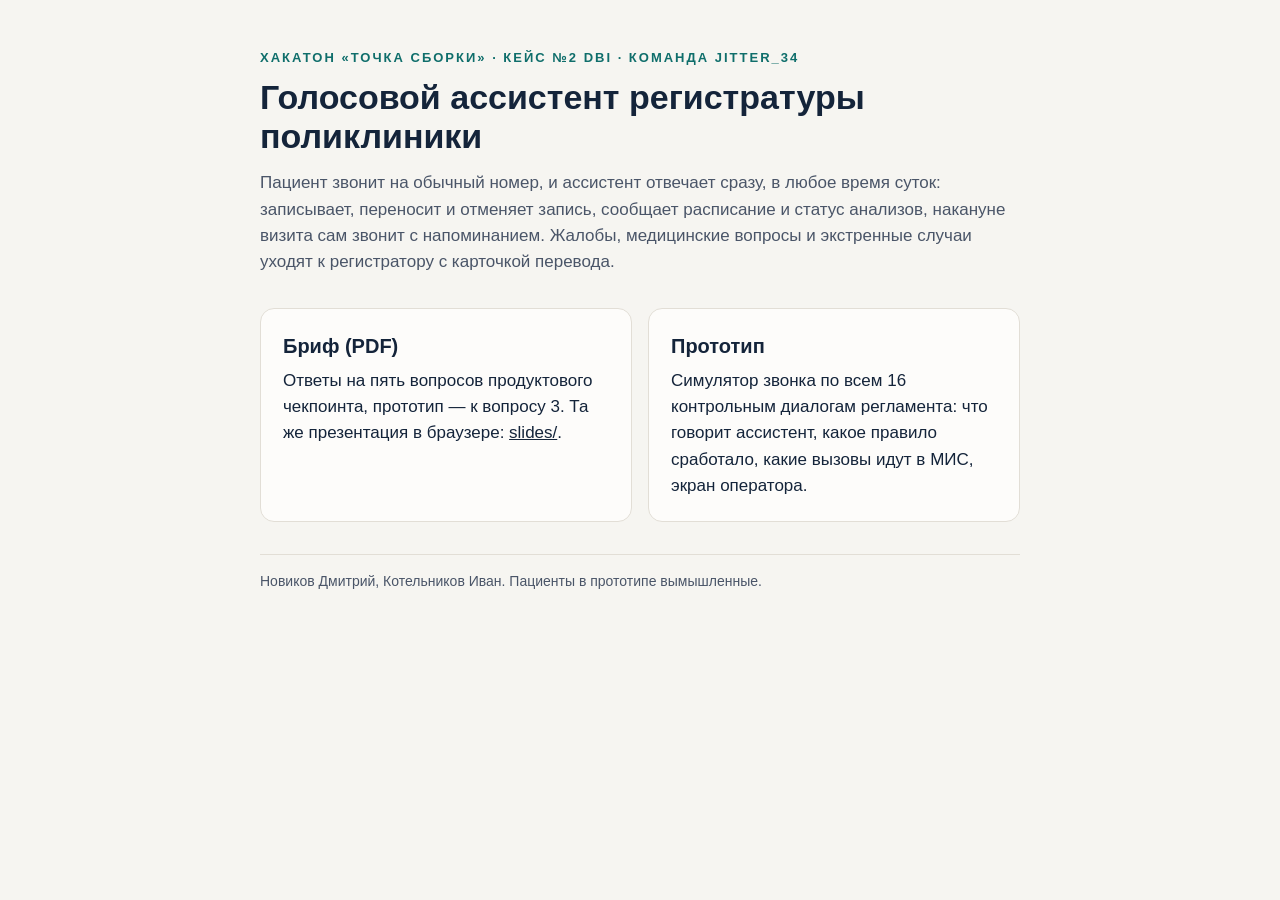
<file: index.html>
<!doctype html>
<html lang="ru">
<head>
<meta charset="utf-8">
<meta name="viewport" content="width=device-width, initial-scale=1">
<title>Голосовой ассистент регистратуры</title>
<style>
:root{--bg:#F6F5F1;--fg:#14243A;--muted:#4A5568;--card:#FDFCFA;--line:#E2DED6;--accent:#0F6E6B}
@media (prefers-color-scheme:dark){:root{--bg:#0F1724;--fg:#EEF2F6;--muted:#A9B6C6;--card:#162133;--line:#26344A;--accent:#5CC8BE}}
*{box-sizing:border-box;margin:0}
body{background:var(--bg);color:var(--fg);font:17px/1.55 -apple-system,"Segoe UI",Roboto,Arial,sans-serif;padding:48px 16px}
main{max-width:760px;margin:0 auto}
.eyebrow{font-size:13px;letter-spacing:2px;text-transform:uppercase;color:var(--accent);font-weight:600}
h1{font-size:34px;line-height:1.15;margin:10px 0 14px}
p{color:var(--muted)}
.cards{display:grid;grid-template-columns:repeat(auto-fit,minmax(240px,1fr));gap:16px;margin:32px 0}
a.card{display:block;background:var(--card);border:1px solid var(--line);border-radius:14px;padding:22px;color:inherit;text-decoration:none}
a.card:hover{border-color:var(--accent)}
.card b{display:block;font-size:20px;margin-bottom:6px;color:var(--fg)}
footer{font-size:14px;color:var(--muted);border-top:1px solid var(--line);padding-top:16px}
</style>
</head>
<body>
<main>
<p class="eyebrow">Хакатон «Точка сборки» · кейс №2 DBI · команда jitter_34</p>
<h1>Голосовой ассистент регистратуры поликлиники</h1>
<p>Пациент звонит на обычный номер, и ассистент отвечает сразу, в любое время суток: записывает, переносит и отменяет запись, сообщает расписание и статус анализов, накануне визита сам звонит с напоминанием. Жалобы, медицинские вопросы и экстренные случаи уходят к регистратору с карточкой перевода.</p>
<div class="cards">
<a class="card" href="brief.pdf"><b>Бриф (PDF)</b>Ответы на пять вопросов продуктового чекпоинта, прототип — к вопросу 3. Та же презентация в браузере: <u>slides/</u>.</a>
<a class="card" href="prototype/"><b>Прототип</b>Симулятор звонка по всем 16 контрольным диалогам регламента: что говорит ассистент, какое правило сработало, какие вызовы идут в МИС, экран оператора.</a>
</div>
<footer>Новиков Дмитрий, Котельников Иван. Пациенты в прототипе вымышленные.</footer>
</main>
</body>
</html>
</file>
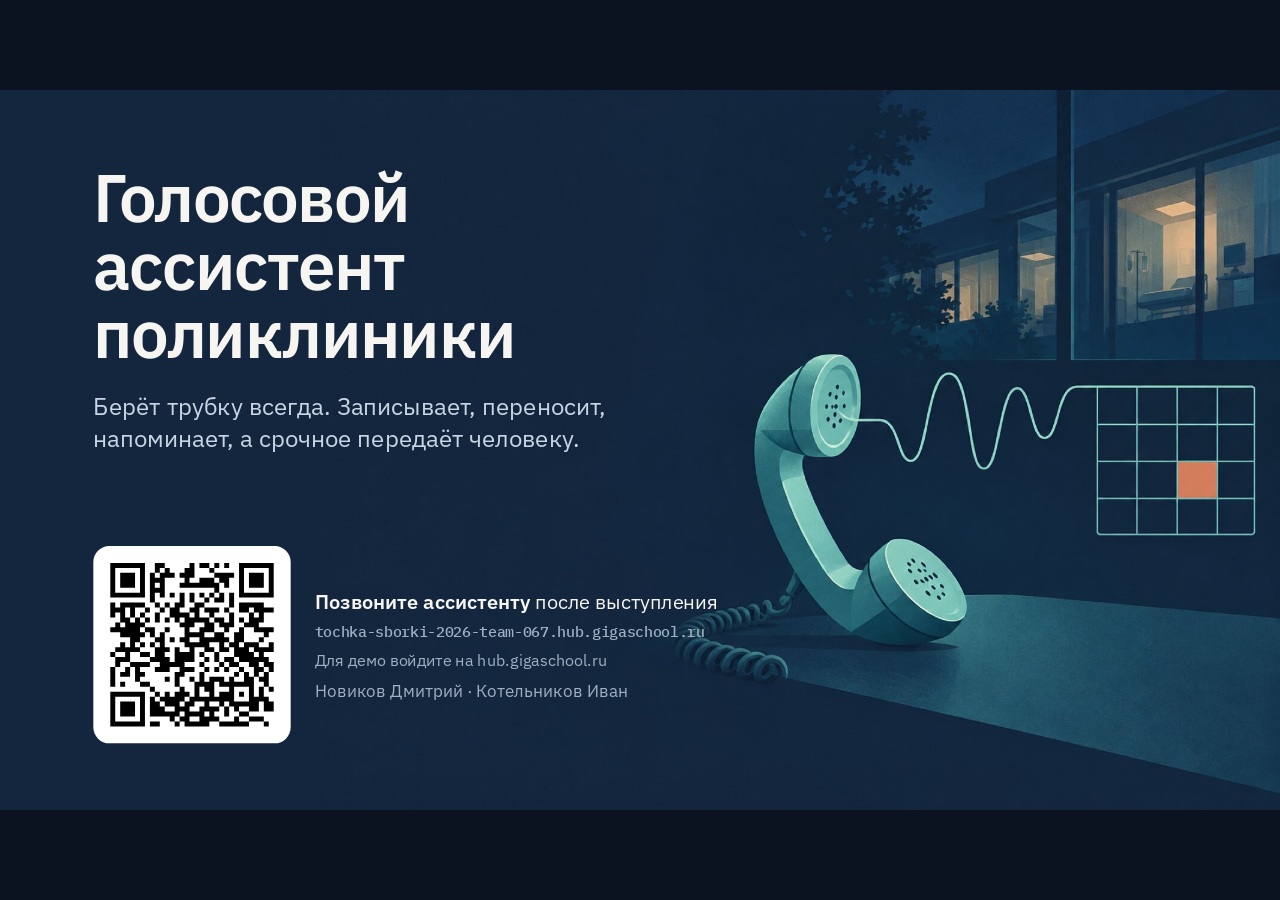
<file: final/index.html>
<!doctype html>
<html lang="ru">
<head>
<meta charset="utf-8">
<meta name="viewport" content="width=device-width, initial-scale=1">
<title>Голосовой ассистент регистратуры</title>
<link rel="stylesheet" href="fonts/fonts.css">
<style>
:root{--ink:#14243A;--ink2:#3A4658;--mute:#6B7280;--paper:#F6F5F1;--card:#FDFCFA;--line:#E2DED6;--teal:#0F6E6B;--teal2:#7FD1C7;--tealbg:#E6F2F0;--red:#B4381E;--red2:#E07A5F;--redbg:#FBEDE7;--sand:#EFEBE4;--navy2:#1E3350;--dim:#9FB0C3}
*{box-sizing:border-box;margin:0}
html,body{height:100%;background:#0B1320;overflow:hidden;font-family:'IBM Plex Sans',Arial,sans-serif}
#stage{position:absolute;left:50%;top:50%;width:1920px;height:1080px;transform-origin:center}
section{position:absolute;inset:0;width:1920px;height:1080px;overflow:hidden;visibility:hidden;background:var(--paper);color:var(--ink);padding:72px 140px 120px;display:flex;flex-direction:column;gap:48px;font-variant-numeric:tabular-nums}
section.on{visibility:visible}
section.dark{background:var(--ink);color:var(--paper)}
b{font-weight:600}
.kick{font-size:24px;letter-spacing:4px;text-transform:uppercase;color:var(--teal);font-weight:600}
.dark .kick{color:var(--teal2)}
h1{font-size:112px;font-weight:600;line-height:1.02;letter-spacing:-2px;text-wrap:balance}
h2{font-size:64px;font-weight:600;line-height:1.08;letter-spacing:-1px;text-wrap:balance;max-width:1500px}
.lead{font-size:34px;line-height:1.35;color:var(--ink2);max-width:1300px;text-wrap:pretty}
.dark .lead{color:#C9D6E3}
.foot{position:absolute;left:140px;right:140px;bottom:52px;display:flex;justify-content:space-between;font-size:20px;color:var(--mute)}
.dark .foot{color:#7F93AB}
.mono{font-family:'IBM Plex Mono',monospace}
.big{font-size:120px;font-weight:600;line-height:.95;letter-spacing:-3px;color:var(--teal)}
.big.r{color:var(--red)}
.cap{font-size:30px;line-height:1.3;color:var(--ink2)}
.dark .cap{color:#C9D6E3}
.row{display:flex;gap:56px}
.col{display:flex;flex-direction:column}
.fill{flex:1;min-height:0}
.src{font-size:20px;color:var(--mute)}
/* hours chart */
.hours{display:flex;align-items:flex-end;gap:12px;height:470px;border-bottom:2px solid #CFC8BC;position:relative}
.hours .h{flex:1;display:flex;flex-direction:column-reverse;position:relative;transform-origin:bottom}
.hours .h div:last-child{border-radius:6px 6px 0 0}
.hours .h small{position:absolute;bottom:-36px;left:0;right:0;text-align:center;font-size:20px;color:var(--mute)}
.legend{display:flex;gap:32px;font-size:25px;color:var(--ink2);margin-top:52px}
.legend i{display:inline-block;width:18px;height:18px;border-radius:4px;margin-right:10px;vertical-align:-2px}
.stat{display:flex;flex-direction:column;gap:10px;padding-bottom:30px;border-bottom:1px solid var(--line)}
.stat:last-child{border-bottom:none}
/* stacked bar */
.stack{display:grid;grid-template-columns:43fr 27.6fr 20.7fr 8.7fr;height:190px;border-radius:18px;overflow:hidden}
.stack div{min-width:0;display:flex;flex-direction:column;justify-content:center;padding:0 26px;color:#fff;font-size:26px;line-height:1.2;transform-origin:left}
.stack div b{font-size:48px;letter-spacing:-1px}
.brace{display:grid;grid-template-columns:70.6fr 20.7fr 8.7fr;font-size:26px;line-height:1.3}
.brace>div{min-width:0}
.brace>div{border-top:4px solid;padding-top:18px}
/* arch */
.arch svg text{font-family:'IBM Plex Sans',Arial,sans-serif}
.vs{border-collapse:separate;border-spacing:0;width:100%;font-size:28px;margin-top:0}
.vs th{font-size:24px;font-weight:600;color:var(--mute);text-align:center;padding:0 12px 16px;line-height:1.25}
.vs td{padding:13px 12px;border-top:1px solid var(--line);text-align:center;color:var(--ink2)}
.vs td:first-child{text-align:left;color:var(--ink);font-weight:500;width:620px}
.vs td.y{color:var(--teal);font-weight:700;font-size:36px}.vs td.n{color:#9A938A}.vs td.p{font-size:24px;color:var(--ink2)}
.vs .us{background:var(--tealbg)}.vs th.us{color:var(--teal);border-radius:20px 20px 0 0;padding-top:20px}
.vs tr:last-child td.us{border-radius:0 0 20px 20px}
/* bars */
.cmp{display:grid;grid-template-columns:260px 1fr;gap:18px 26px;align-items:center}
.cmp .lbl{font-size:26px;color:var(--ink2);text-align:right}
.bar{height:56px;border-radius:10px;display:flex;align-items:center;padding:0 18px;font-size:28px;font-weight:600;color:#fff;transform-origin:left;white-space:nowrap}
.bar.g{background:#CFC8BC;color:var(--ink)}
.panel{background:var(--card);border:1px solid var(--line);border-radius:24px;padding:34px 40px;display:flex;flex-direction:column;gap:18px}
.panel h3{font-size:34px;font-weight:600}
.panel .cap{font-size:24px}
/* gates */
.gate{display:grid;grid-template-columns:76px 1fr 64px 560px;align-items:center;gap:0 24px}
.gate .n{width:76px;height:76px;border-radius:50%;background:var(--ink);color:#fff;display:flex;align-items:center;justify-content:center;font-size:34px;font-weight:600}
.gate.r .n{background:var(--red)}
.gate .q{font-size:32px;font-weight:500}
.gate .ar{font-size:36px;color:#B8B0A4;text-align:center}
.gate .out{background:var(--tealbg);color:#0B5552;border-radius:16px;padding:16px 24px;font-size:27px;line-height:1.3}
.gate.r .out{background:var(--redbg);color:#8A3A10}
.vline{width:4px;height:26px;background:#CFC8BC;margin-left:36px}
/* demo */
.call{flex:1;border-radius:26px;padding:40px 40px 36px;display:flex;flex-direction:column;gap:22px;background:var(--navy2)}
.call .t{font-size:22px;letter-spacing:3px;text-transform:uppercase;color:var(--teal2);font-weight:600}
.call h3{font-size:50px;line-height:1.08;color:#fff}
.call .say{font-size:33px;line-height:1.38;color:#C9D6E3;font-style:italic}
.call .res{margin-top:auto;border-top:1px solid #2C4566;padding-top:22px;font-size:27px;line-height:1.35;color:#fff}
.call .res span{display:block;font-size:18px;letter-spacing:2px;text-transform:uppercase;color:var(--dim);margin-bottom:6px}
.call.r{background:#3A1E1A}.call.r .t{color:#F2B8A6}.call.r .res{border-color:#5A302A}
/* metrics */
.tiles{display:grid;grid-template-columns:repeat(4,1fr);gap:28px}
.tile{background:var(--card);border:1px solid var(--line);border-radius:24px;padding:34px 34px 30px;display:flex;flex-direction:column;gap:14px}
.tile b{font-size:84px;line-height:1;letter-spacing:-2px;color:var(--teal);font-weight:600}
.tile b small{font-size:44px;letter-spacing:0;color:#8FA9A6}
.tile p{font-size:26px;line-height:1.3;color:var(--ink2)}
.tile.dk{background:var(--ink);border-color:var(--ink)}.tile.dk b{color:var(--teal2)}.tile.dk p{color:#C9D6E3}
.lat{display:grid;grid-template-columns:360px 1fr;gap:26px 28px;align-items:center;margin-top:20px}
.lat .bar{height:64px}
.lat .bar span{font-size:32px}
.lat .lbl{font-size:26px;text-align:right;color:var(--ink2)}
/* value */
.wf{display:flex;align-items:flex-end;gap:40px;height:520px;border-bottom:2px solid #CFC8BC;padding:0 20px}
.wf .c{flex:1;display:flex;flex-direction:column;justify-content:flex-end;align-items:stretch;height:100%;position:relative}
.wf .c .v{font-size:56px;font-weight:600;letter-spacing:-1px;margin-bottom:12px}
.wf .c .blk{border-radius:12px 12px 0 0;transform-origin:bottom}
.wf .c small{position:absolute;bottom:-78px;left:0;right:0;font-size:22px;line-height:1.25;color:var(--ink2)}
/* rollout */
.need4{display:grid;grid-template-columns:repeat(4,1fr);gap:28px}
.need4 div{border-top:4px solid var(--teal);padding-top:22px}
.need4 h3{font-size:34px;margin-bottom:10px}
.need4 p{font-size:24px;line-height:1.35;color:var(--ink2)}
.ph3{display:grid;grid-template-columns:repeat(3,1fr);gap:0;position:relative}
.ph3>div{padding:70px 40px 0 0;position:relative}
.ph3>div::before{content:"";position:absolute;left:0;right:0;top:26px;height:4px;background:#3A5070}
.ph3>div::after{content:attr(data-n);position:absolute;left:0;top:0;width:56px;height:56px;border-radius:50%;background:var(--teal2);color:var(--ink);font-weight:700;font-size:28px;display:flex;align-items:center;justify-content:center}
.ph3 h3{font-size:34px;color:#fff;margin-bottom:10px}
.ph3 p{font-size:25px;line-height:1.35;color:#C9D6E3}
.ph3 em{font-style:normal;font-size:20px;letter-spacing:2px;text-transform:uppercase;color:var(--teal2);display:block;margin-bottom:8px}
.chips{display:flex;flex-wrap:wrap;gap:14px}
.chip{font-size:24px;padding:12px 22px;border-radius:999px;background:var(--navy2);color:#E6F2F0}
.chip i{font-style:normal;color:var(--dim)}
.kpi{display:grid;grid-template-columns:auto 1fr;align-items:baseline;gap:18px;border-top:1px solid #2C4566;padding-top:10px}
.kpi b{font-size:40px;color:var(--teal2);font-weight:600;white-space:nowrap}.kpi span{font-size:26px;color:#C9D6E3}
.dl{position:absolute;transform:translate(-50%,-50%);font-size:18px;font-weight:700;color:#fff;margin-left:0}
.need2{display:flex;flex-wrap:wrap;gap:12px;align-items:center;font-size:24px;color:#E6F2F0}
.need2 b{font-size:22px;letter-spacing:3px;text-transform:uppercase;color:var(--teal2);margin-right:8px}
.need2 span{background:rgba(127,209,199,.14);border-radius:999px;padding:8px 18px}

/* icons */
.ic{flex:none;width:64px;height:64px;border-radius:18px;background:rgba(127,209,199,.16);display:inline-flex;align-items:center;justify-content:center}
.ic svg{width:34px;height:34px;fill:none;stroke:var(--teal2);stroke-width:1.8;stroke-linecap:round;stroke-linejoin:round}
.ic.dk{background:var(--tealbg)}.ic.dk svg{stroke:var(--teal)}
.ic.rd{background:rgba(224,122,95,.18)}.ic.rd svg{stroke:#F2B8A6}
.ic.big{width:76px;height:76px;border-radius:22px}.ic.big svg{width:40px;height:40px}
.ic.sm{width:48px;height:48px;border-radius:14px}.ic.sm svg{width:26px;height:26px}
/* arch v2 */
.ar2{position:relative;height:680px}
.ar2 .srv{position:absolute;left:210px;right:210px;top:140px;bottom:80px;border:2px dashed #3A5070;border-radius:30px;background:#182B45;display:flex;align-items:flex-start;gap:0;padding:44px 34px 0}
.ar2 .srvl{position:absolute;left:34px;top:-17px;background:#182B45;padding:0 12px;font-size:21px;letter-spacing:2px;text-transform:uppercase;color:#9FB0C3}
.ar2 .nd{background:#1E3350;border-radius:22px;padding:24px 22px;display:flex;flex-direction:column;align-items:center;text-align:center;gap:10px;width:200px;flex:none}
.ar2 .nd b{font-size:36px;color:#fff}.ar2 .nd>span{font-size:23px;color:#9FB0C3;line-height:1.3}
.ar2 .nd.vo{background:var(--teal);width:420px}.ar2 .nd.vo>span{color:#E6F2F0}
.ar2 .nd.co{background:var(--paper);width:330px}.ar2 .nd.co b{color:var(--ink)}.ar2 .nd.co>span{color:var(--ink2)}
.ar2 .lg{display:flex;flex-direction:column;gap:10px;align-self:stretch}
.ar2 .lg span{display:flex;align-items:center;gap:14px;background:rgba(0,0,0,.18);border-radius:12px;padding:8px 14px;font-size:26px;color:#fff;font-weight:500}
.ar2 .lg img{width:38px;height:38px;border-radius:9px}
.ar2 .lg em{font-style:normal;font-size:18px;color:#BFE6E0;margin-left:auto}
.ar2 .ln{flex:1;margin-top:130px;height:4px;background:repeating-linear-gradient(90deg,var(--teal2) 0 14px,transparent 14px 22px);position:relative;font-style:normal;min-width:60px}
.ar2 .ln em{position:absolute;left:50%;top:-44px;transform:translateX(-50%);white-space:nowrap;font-style:normal;font-size:22px;color:var(--teal2);font-weight:600}
.ar2 .scr{position:absolute;left:244px;top:6px;display:flex;align-items:center;gap:16px;background:#14243A;border:2px dashed var(--red2);border-radius:20px;padding:14px 24px}
.ar2 .scr span{font-size:22px;color:#F2B8A6;line-height:1.25}.ar2 .scr b{display:block;color:#fff;font-size:28px}
.ar2 .side{position:absolute;top:268px;width:190px;display:flex;flex-direction:column;align-items:center;text-align:center;gap:10px}
.ar2 .side b{font-size:32px;color:#fff}.ar2 .side span{font-size:21px;color:#9FB0C3}
.ar2 .side.l{left:0}.ar2 .side.r{right:0}
.ar2 .side.l::after,.ar2 .side.r::before{content:"";position:absolute;top:32px;width:12px;height:4px;background:repeating-linear-gradient(90deg,var(--teal2) 0 14px,transparent 14px 22px)}
.ar2 .side.l::after{right:-12px}.ar2 .side.r::before{left:-12px}
.ar2 .llm{position:absolute;left:1231px;top:0;transform:translateX(-50%);white-space:nowrap;display:flex;align-items:center;gap:18px;border:2px dashed var(--teal2);border-radius:20px;padding:16px 24px;background:#14243A}
.ar2 .llm img{width:52px;height:52px}
.ar2 .llm b{display:block;font-size:28px;color:var(--teal2)}.ar2 .llm span{font-size:22px;color:#9FB0C3}
.ar2 .resp{position:absolute;left:210px;right:210px;bottom:0;display:flex;align-items:center;gap:18px;font-size:24px;color:#9FB0C3}
.ar2 .resp i{flex:1;height:2px;background:#3A5070;position:relative}
.ar2 .resp i::after{content:"";position:absolute;right:-2px;top:-6px;border:7px solid transparent;border-left:10px solid #3A5070}
.ar2 .resp b{color:#fff;font-size:26px}
/* demo v2 */
.cl{flex:1;background:var(--navy2);border-radius:26px;padding:30px 30px 26px;display:flex;flex-direction:column;gap:20px}
.cl.r{background:#2E1B1A}
.clh{display:flex;align-items:center;gap:18px}
.clh .t{font-size:20px;letter-spacing:3px;text-transform:uppercase;color:var(--teal2);font-weight:600}
.cl.r .clh .t{color:#F2B8A6}
.clh h3{font-size:40px;color:#fff;line-height:1.1}
.chat{display:flex;flex-direction:column;gap:10px;flex:1}
.bb{max-width:88%;border-radius:18px;padding:10px 18px;font-size:24px;line-height:1.3}
.bb.pt{align-self:flex-end;background:#E8E6F4;color:var(--ink);border-bottom-right-radius:4px}
.bb.ga{align-self:flex-start;background:var(--teal);color:#fff;border-bottom-left-radius:4px}
.bb.ga i{font-style:italic;color:#CFEDE8}
.bb.rd{background:var(--red);color:#fff}
.out2{display:flex;align-items:center;gap:16px;border-top:1px solid #2C4566;padding-top:18px}
.cl.r .out2{border-color:#5A302A}
.out2 span{font-size:25px;color:#fff;line-height:1.3}
.out2 em{display:block;font-style:normal;font-size:17px;letter-spacing:2px;text-transform:uppercase;color:var(--dim)}
/* logos in tools */
.lh{display:flex;align-items:center;gap:14px;flex-wrap:wrap}
.lh img{width:44px;height:44px;border-radius:10px}
.lh img.wh{width:34px;height:34px;border-radius:0}
.lh img.qw{border-radius:0}
.kp4{display:grid;grid-template-columns:repeat(4,1fr);gap:36px;margin-top:60px}
.kp4 div{border-top:6px solid var(--teal);padding-top:30px;display:flex;flex-direction:column;gap:18px}
.kp4 div.r{border-color:var(--red)}
.kp4 b{font-size:130px;line-height:1;letter-spacing:-3px;color:var(--teal);font-weight:600;white-space:nowrap}
.kp4 .r b{color:var(--red)}
.kp4 span{font-size:30px;line-height:1.3;color:var(--ink2)}
.lgo{flex:none;width:40px;height:40px;color:#fff}
.ar2 .llm .lgo{width:54px;height:54px;color:var(--teal2)}
.lh .lgo{width:44px;height:44px;color:var(--teal)}

/* redo */
.brand{display:flex;align-items:center;gap:18px;font-size:44px;font-weight:600;letter-spacing:-.5px;color:#fff}
.brand b{color:var(--teal2);font-weight:700}
.bm{display:inline-flex;width:64px;height:64px;color:var(--teal2)}.bm svg{width:100%;height:100%}
.lanes{display:flex;flex-direction:column;gap:34px;margin-top:auto;margin-bottom:auto}
.lane{display:flex;align-items:center;gap:0;background:var(--card);border:1px solid var(--line);border-radius:26px;padding:30px 34px}
.lane.us{background:var(--tealbg);border-color:#B9D9D4}
.lane .ll{width:270px;flex:none;font-size:24px;letter-spacing:2px;text-transform:uppercase;font-weight:600;color:var(--mute)}
.lane.us .ll{color:var(--teal)}
.lane .ev{display:flex;flex-direction:column;gap:6px;width:330px;flex:none}
.lane .ev b{font-size:46px;letter-spacing:-1px;color:var(--ink)}
.lane .ev.r b{color:var(--red)}.lane.us .ev b{color:var(--teal)}
.lane .ev span{font-size:25px;color:var(--ink2);line-height:1.3}
.lane i{flex:1;height:3px;background:#CFC8BC;margin:0 22px;position:relative}
.lane i::after{content:"";position:absolute;right:-4px;top:-6px;border:7px solid transparent;border-left:10px solid #CFC8BC}
.hwrap{position:relative;margin-top:44px}
.hwrap .peak{position:absolute;white-space:nowrap;left:13.3%;bottom:calc(100% + 6px);width:20%;border-bottom:3px solid var(--red);text-align:center;padding-bottom:4px;font-size:22px;color:var(--red);font-weight:600}
.pm{position:relative;width:900px;height:540px;flex:none;border-left:3px solid #CFC8BC;border-bottom:3px solid #CFC8BC}
.pm .q{position:absolute;right:0;top:0;width:50%;height:50%;background:var(--tealbg);border-radius:0 24px 0 0}
.pm .ax{position:absolute;font-size:22px;color:var(--mute)}
.pm .ax.x{left:0;bottom:-46px}.pm .ax.y{left:-48px;bottom:0;writing-mode:vertical-rl;transform:rotate(180deg)}
.pm .pt{position:absolute;display:flex;flex-direction:column;font-size:27px;font-weight:600;color:var(--ink2);padding-left:40px;z-index:1}
.pm .pt::before{content:"";position:absolute;left:0;top:6px;width:26px;height:26px;border-radius:50%;background:#B8B0A4}
.pm .pt small{font-size:21px;font-weight:400;color:var(--mute)}
.pm .pt.us{color:var(--teal);font-size:34px}.pm .pt.us::before{background:var(--teal);width:34px;height:34px;top:4px;box-shadow:0 0 0 10px rgba(15,110,107,.15)}
.shot{border-radius:16px;overflow:hidden;border:1px solid #2C4566;box-shadow:0 20px 50px rgba(0,0,0,.35)}
.shot img{display:block;width:100%}
.cx{display:grid;grid-template-columns:56px 1fr;gap:18px;align-items:start}
.cx b{width:56px;height:56px;border-radius:50%;background:var(--teal2);color:var(--ink);font-size:28px;display:flex;align-items:center;justify-content:center}
.cx span{font-size:24px;line-height:1.35;color:#C9D6E3}.cx em{display:block;font-style:normal;font-size:30px;font-weight:600;color:#fff}
.vs2{display:grid;grid-template-columns:1fr 1fr;gap:40px}
.vs2 div{display:flex;flex-direction:column;gap:12px}
.vs2 b{font-size:150px;line-height:1;letter-spacing:-5px;color:var(--teal);font-weight:600}
.vs2 .g b{color:#B8B0A4}
.vs2 span{font-size:28px;line-height:1.3;color:var(--ink2);max-width:640px}
.ex{display:grid;grid-template-columns:90px 1fr 110px 260px;gap:14px;align-items:baseline;padding:14px 0;border-top:1px solid var(--line)}
#p8 .ex{grid-template-columns:120px 1fr 110px 260px}
.ex span{font-size:20px;letter-spacing:2px;text-transform:uppercase;color:var(--mute);font-weight:600}
.ex span.ok{color:var(--teal)}
.ex p{font-size:26px;line-height:1.3;color:var(--ink)}
.hero{display:flex;align-items:baseline;gap:40px;margin-top:-10px}
.rk2{display:grid;grid-template-columns:1fr 1fr;gap:32px}
.rk2 .main{background:var(--redbg);border-radius:24px;padding:44px 44px;display:flex;flex-direction:column;gap:14px}
.rk2 .tg{font-size:20px;letter-spacing:3px;text-transform:uppercase;color:var(--red);font-weight:700}
.rk2 h3{font-size:48px;color:var(--ink)}
.rk2 p{font-size:31px;line-height:1.35;color:var(--ink2)}
.rk3{display:grid;grid-template-columns:repeat(4,1fr);gap:28px;margin-top:auto}
.rk3 div{border-top:4px solid #CFC8BC;padding-top:18px;display:flex;flex-direction:column;gap:8px}
.rk3 b{font-size:32px;color:var(--ink)}.rk3 span{font-size:27px;color:var(--ink2);line-height:1.3}
.fin{font-size:96px;font-weight:600;line-height:1.05;letter-spacing:-2px;color:#fff}.fin.t{color:var(--teal2)}
.scg{display:grid;grid-template-columns:540px 900px;gap:28px 44px;align-items:start}
.cost{display:flex;flex-wrap:wrap;gap:12px;align-items:center;font-size:24px;color:var(--ink2);margin-top:auto}
.cost b{font-size:22px;letter-spacing:3px;text-transform:uppercase;color:var(--ink);margin-right:8px}
.cost span{background:var(--sand);border-radius:999px;padding:8px 18px}
.pd3{display:grid;grid-template-columns:repeat(3,1fr);gap:28px}
.pd3 .z{border-radius:24px;padding:30px 32px;display:flex;flex-direction:column;gap:18px}
.pd3 .ok{background:var(--tealbg)}.pd3 .mis{background:var(--card);border:1px solid var(--line)}.pd3 .out{background:var(--redbg)}
.pd3 .zt{font-size:21px;letter-spacing:3px;text-transform:uppercase;font-weight:700;color:var(--teal)}
.pd3 .mis .zt{color:var(--ink)}.pd3 .out .zt{color:var(--red)}
.pd3 p{font-size:24px;line-height:1.35;color:var(--ink2)}.pd3 p b{display:block;font-size:28px;color:var(--ink)}
.cons{display:flex;flex-wrap:wrap;gap:12px;align-items:center;font-size:24px;color:var(--ink2);margin-top:auto}
.cons b{font-size:22px;letter-spacing:3px;text-transform:uppercase;color:var(--ink);margin-right:8px}
.cons span{background:var(--sand);border-radius:999px;padding:8px 18px}
/* arch v3 */
.ar3{position:relative;display:grid;grid-template-columns:200px 1fr 1.35fr 1fr 200px;grid-template-rows:auto auto auto;column-gap:56px;row-gap:22px;align-items:start;margin-top:64px}
.ar3 .c1{grid-column:1}.ar3 .c2{grid-column:2}.ar3 .c3{grid-column:3}.ar3 .c4{grid-column:4}.ar3 .c5{grid-column:5}
.ar3 .zone{grid-column:2/5;grid-row:1/3;align-self:stretch;margin:-50px -26px -26px;border:2px dashed #3A5070;border-radius:30px;background:#182B45;position:relative;z-index:0}
.ar3 .zone span{position:absolute;left:30px;top:12px;font-size:21px;letter-spacing:2px;text-transform:uppercase;color:#9FB0C3}
.ar3 .n3{grid-row:1;position:relative;z-index:1;display:flex;flex-direction:column;align-items:center;text-align:center;gap:10px;background:#1E3350;border-radius:24px;padding:26px 16px 24px}
.ar3 .c1.n3,.ar3 .c5.n3{background:transparent}
.ar3 .n3 b{font-size:38px;color:#fff;line-height:1.1}
.ar3 .n3>span:last-child{font-size:25px;color:#9FB0C3}
.ar3 .n3.vo{background:var(--teal)}.ar3 .n3.vo>span:last-child{color:#E6F2F0}
.ar3 .n3.co3{background:var(--paper)}.ar3 .n3.co3 b{color:var(--ink)}.ar3 .n3.co3>span:last-child{color:var(--ink2)}
.ar3 .n3:not(.c5)::after{content:"";position:absolute;right:-48px;top:50%;width:40px;height:4px;background:var(--teal2)}
.ar3 .n3:not(.c5)::before{content:"";position:absolute;right:-50px;top:calc(50% - 7px);border:9px solid transparent;border-left:12px solid var(--teal2);border-right:0;z-index:2}
.ar3 .ic.w svg{stroke:#fff}.ar3 .n3.vo .ic{background:rgba(255,255,255,.16)}
.ar3 .sub{grid-row:2;position:relative;z-index:1;display:flex;flex-direction:column;gap:10px;align-items:stretch}
.ar3 .sub.c2{flex-direction:row;align-items:center;gap:14px}
.ar3 .sub.c2 span{font-size:21px;color:#F2B8A6;line-height:1.25}.ar3 .sub.c2 b{display:block;color:#fff;font-size:24px}
.ar3 .pl{display:flex;align-items:center;gap:14px;background:rgba(127,209,199,.1);border-radius:14px;padding:10px 16px;font-size:22px;color:#C9D6E3}
.ar3 .pl b{color:#fff;font-size:26px;margin-right:2px}
.ar3 .pl .lgo{width:36px;height:36px;color:var(--teal2)}
.ar3 .sub.c4 .tx{font-size:22px;color:#C9D6E3;text-align:center;line-height:1.35}
.ar3 .llm3{grid-row:3;grid-column:4/6;justify-self:start;margin-top:34px;display:flex;align-items:center;gap:16px;border:2px dashed var(--teal2);border-radius:20px;padding:14px 20px;position:relative}
.ar3 .llm3::before{content:"";position:absolute;left:151px;top:-38px;height:34px;border-left:2px dashed var(--teal2)}
.ar3 .llm3 .lgo{width:46px;height:46px;color:var(--teal2)}
.ar3 .llm3 span{font-size:20px;color:#9FB0C3;line-height:1.3}.ar3 .llm3 b{display:block;font-size:25px;color:var(--teal2)}
.resp3{display:flex;align-items:center;gap:18px;font-size:24px;color:#9FB0C3;margin-top:auto}
.resp3 i{flex:1;height:2px;background:#3A5070;position:relative}
.resp3 i::after{content:"";position:absolute;right:-2px;top:-6px;border:7px solid transparent;border-left:10px solid #3A5070}
.resp3 b{color:#fff;font-size:28px}
.a3b{display:grid;grid-template-columns:1fr 1.3fr 1fr;gap:40px;margin-top:auto}
.a3b div{border-top:3px solid #3A5070;padding-top:14px}
.a3b b{display:block;font-size:26px;color:#fff;margin-bottom:6px}.a3b span{font-size:22px;color:#9FB0C3;line-height:1.35}
.dev{display:flex;flex-wrap:wrap;gap:10px;align-items:center;max-width:1300px;font-size:22px;color:#E6F2F0}
.dev b{font-size:22px;letter-spacing:3px;text-transform:uppercase;color:var(--teal2);margin-right:8px}
.dev span{background:rgba(127,209,199,.14);border-radius:999px;padding:7px 16px}
.op2{display:grid;grid-template-columns:1.15fr 1fr;gap:56px;align-items:start}
.op2 .oc{display:flex;align-items:center;gap:18px;font-size:32px;font-weight:600;color:#fff;margin-bottom:20px}
.op2 .oc b{width:52px;height:52px;border-radius:50%;background:var(--teal2);color:var(--ink);font-size:26px;display:flex;align-items:center;justify-content:center}
.op2 .oq{background:#151C1B;border:1px solid #2C3A38;border-radius:18px;overflow:hidden;box-shadow:0 20px 50px rgba(0,0,0,.35)}
.op2 .oh{display:flex;justify-content:space-between;background:#3D1C1A;color:#FF8A75;font-size:28px;font-weight:700;padding:18px 28px}
.op2 .oh.n{background:#1C2524;color:#fff}
.op2 .or{display:grid;grid-template-columns:200px 1fr;gap:20px;padding:14px 28px;border-top:1px solid #2C3A38;align-items:baseline}
.op2 i{font-style:normal;font-size:22px;color:#8FA09D}
.op2 .or span{font-size:27px;color:#fff;line-height:1.3}
.op2 .m{font-family:'IBM Plex Mono',monospace}
.op2 .ob{display:flex;gap:16px;padding:18px 28px;border-top:1px solid #2C3A38}
.op2 .ob b,.op2 .ob span{font-size:24px;padding:10px 22px;border-radius:10px;border:1px solid #3A4A48;color:#fff}
.op2 .ob b{background:#3E9C84;border-color:#3E9C84}
.op2 .ov{display:grid;grid-template-columns:110px 230px 1fr;gap:16px;padding:22px 28px;border-top:1px solid #2C3A38;align-items:baseline}
.op2 .ov i{font-family:'IBM Plex Mono',monospace;font-size:26px}
.op2 .ov span{font-size:30px;color:#fff}
.op2 .ov em{font-style:normal;font-size:27px;color:#9FB0C3}.op2 .ov em.ok{color:#6FCB9F}
.op2 .ocm{padding:20px 28px;border-top:1px solid #2C3A38;font-size:24px;color:#C9D6E3;line-height:1.35}
.op2 .ocm i{display:block;font-size:20px;margin-bottom:4px}
.ld{grid-template-columns:230px 1fr;margin-top:10px}.ld .lbl{font-size:24px}
.stp{display:grid;grid-template-columns:130px 1fr;gap:22px;align-items:center;background:var(--card);border:1px solid var(--line);border-radius:20px;padding:13px 26px}
.stp b{font-size:21px;letter-spacing:3px;text-transform:uppercase;color:var(--mute)}
.stp span{font-size:23px;color:var(--ink2);line-height:1.3}.stp em{display:block;font-style:normal;font-size:30px;font-weight:600;color:var(--ink)}
.stp.k{background:var(--tealbg);border-color:transparent}.stp.k b{color:var(--teal)}
.k8{list-style:none;display:grid;grid-template-columns:1fr 1fr;gap:12px 28px;padding:2px 6px 2px 26px;border-left:4px solid var(--teal2);margin-left:62px}
.k8 li{font-size:21px;line-height:1.3;color:var(--ink2)}.k8 b{display:block;font-size:24px;color:var(--ink)}
.fl{display:flex;flex-direction:column}
.fh,.fr{display:grid;grid-template-columns:420px 560px 1fr;gap:36px;padding:19px 0;border-top:1px solid var(--line);align-items:baseline}
.fh{border-top:none;padding-top:0}.fh span{font-size:21px;letter-spacing:3px;text-transform:uppercase;color:var(--mute);font-weight:600}
.fr b{font-size:30px;font-weight:600;color:var(--ink)}
.fr span{font-size:25px;line-height:1.3;color:var(--ink2)}.fr span:nth-child(2){color:var(--teal);font-weight:500}
.sub2{font-size:22px;letter-spacing:3px;text-transform:uppercase;font-weight:600;color:var(--mute)}
.g2{display:grid;grid-template-columns:1fr 1fr;gap:20px}
.bx{background:var(--card);border:1px solid var(--line);border-radius:22px;padding:24px 28px;display:flex;flex-direction:column;gap:8px}
.bx b{font-size:30px;font-weight:600;color:var(--ink);line-height:1.15}.bx span{font-size:23px;line-height:1.35;color:var(--ink2)}
.bx.ok{background:var(--tealbg);border-color:transparent}.bx.ok b{color:var(--teal)}
.bx.rd{background:var(--redbg);border-color:transparent}.bx.rd b{color:var(--red)}
.ls{list-style:none;display:flex;flex-direction:column;gap:22px}
.ls li{font-size:24px;line-height:1.35;color:var(--ink2);padding-left:24px;border-left:4px solid var(--teal2)}.ls b{display:block;font-size:30px;color:var(--ink)}
.scg2{display:grid;grid-template-columns:repeat(5,1fr);gap:16px}
.sc{background:var(--tealbg);border-radius:18px;padding:18px 22px;display:flex;flex-direction:column;gap:4px}
.sc i{font-style:normal;font-family:'IBM Plex Mono',monospace;font-size:22px;color:var(--teal);font-weight:600}.sc span{font-size:26px;font-weight:600;color:var(--ink);line-height:1.15}
.sc.p{background:var(--sand)}.sc.p i{color:var(--mute)}
.note{flex:1;font-size:23px;line-height:1.35;color:var(--ink2);border-left:4px solid #CFC8BC;padding-left:20px}.note b{display:block;font-family:'IBM Plex Mono',monospace;color:var(--ink)}
.chain{display:flex;align-items:center;gap:14px}
.chain div{flex:1;text-align:center;background:var(--card);border:1px solid var(--line);border-radius:18px;padding:18px 14px;font-size:26px;font-weight:600;color:var(--ink);line-height:1.2}
.chain div.hl{background:var(--ink);color:#fff;border-color:var(--ink)}.chain small{font-size:20px;font-weight:400;color:var(--teal2)}
.chain i{flex:none;width:30px;height:4px;background:var(--teal2);position:relative}.chain i::after{content:"";position:absolute;right:-6px;top:-7px;border:9px solid transparent;border-left:11px solid var(--teal2);border-right:0}
.chips{display:flex;flex-wrap:wrap;gap:12px;align-items:center;font-size:24px;color:var(--ink2);margin-top:auto}
.chips b{font-size:22px;letter-spacing:3px;text-transform:uppercase;color:var(--ink);margin-right:8px}.chips span{background:var(--sand);border-radius:999px;padding:8px 18px}
.steps5{display:grid;grid-template-columns:repeat(5,1fr);gap:18px}
.steps5>div{background:var(--card);border:1px solid var(--line);border-radius:20px;padding:22px 22px;display:flex;flex-direction:column;gap:8px}
.steps5>div.hl{background:var(--ink);border-color:var(--ink)}.steps5 .hl b{color:#fff}.steps5 .hl span{color:#C9D6E3}
.steps5 i{font-style:normal;width:44px;height:44px;border-radius:50%;background:var(--teal2);color:var(--ink);font-weight:700;font-size:22px;display:flex;align-items:center;justify-content:center}
.steps5 b{font-size:26px;line-height:1.2;color:var(--ink)}.steps5 span{font-size:21px;line-height:1.3;color:var(--ink2)}
.wk{display:grid;grid-template-columns:190px 1fr 300px;gap:18px 24px;align-items:center}
.wk>span{font-size:26px;font-weight:600;color:var(--ink);text-align:right}.wk em{font-style:normal;font-size:24px;color:var(--ink2)}
.tl{height:44px;background:#1E3350;border-radius:10px;position:relative}.tl i{position:absolute;top:0;bottom:0;background:var(--teal2);border-radius:10px}
.tlx{display:flex;justify-content:space-between;font-size:20px;color:var(--mute)}.tlx b{font-weight:400}
/* risk matrix */
.mx{position:relative;width:820px;height:640px;border-left:3px solid #CFC8BC;border-bottom:3px solid #CFC8BC;flex:none}
.mx .zone{position:absolute;right:0;top:0;width:50%;height:50%;background:var(--redbg);border-radius:0 18px 0 0}
.mx .zl{position:absolute;right:20px;top:16px;font-size:20px;color:#8A3A10;letter-spacing:2px;text-transform:uppercase;font-weight:600}
.mx .ax{position:absolute;font-size:22px;color:var(--mute)}
.dot{position:absolute;display:flex;align-items:center;gap:12px;font-size:24px;font-weight:500;color:var(--ink);white-space:nowrap;transform:translate(-22px,-22px)}
.dot::before{content:"";flex:none;width:44px;height:44px;border-radius:50%;background:var(--ink)}
.dot.r::before{background:var(--red)}
.mit{display:flex;flex-direction:column;gap:22px}
.mit div{display:grid;grid-template-columns:48px 1fr;gap:20px;font-size:27px;line-height:1.35;color:var(--ink2)}
.mit div b{display:block;color:var(--ink);font-size:30px}
.mit div::before{content:attr(data-n);width:44px;height:44px;border-radius:50%;background:var(--sand);color:var(--ink);font-weight:600;display:flex;align-items:center;justify-content:center;font-size:22px}
.mit div.r::before{background:var(--red);color:#fff}
/* animations */
@keyframes grow{from{transform:scaleY(0)}}
@keyframes wipe{from{transform:scaleX(0)}}
@keyframes rise{from{opacity:0;transform:translateY(26px)}}
@keyframes pulse{50%{filter:brightness(1.4) saturate(1.3)}}
@keyframes dash{to{stroke-dashoffset:-40}}
.on .hours .h{animation:grow .8s cubic-bezier(.2,.8,.2,1) both;animation-delay:calc(var(--k)*60ms)}
.on .hours .off{animation:pulse 1.4s 1.5s ease-in-out 2}
.on .stack div,.on .bar{animation:wipe 1.1s cubic-bezier(.2,.8,.2,1) both;animation-delay:calc(.3s + var(--k)*120ms)}
.on .stg>*{animation:rise .6s cubic-bezier(.2,.8,.2,1) both;animation-delay:calc(var(--k)*110ms)}
.on .wf .blk{animation:grow 1s cubic-bezier(.2,.8,.2,1) both;animation-delay:calc(.3s + var(--k)*250ms)}
.on .flowline{animation:dash 1.2s linear infinite}
aside{display:none}
body.notes aside{display:block;position:absolute;left:0;right:0;bottom:0;max-height:60%;overflow:auto;background:rgba(11,19,32,.95);color:#F6F5F1;font-size:26px;line-height:1.45;padding:24px 140px;z-index:5}
@media print{
 *,*::before,*::after{animation:none!important}
 @page{size:1920px 1080px;margin:0}
 html,body{height:auto;overflow:visible;background:none}
 #stage{position:static;transform:none!important;width:auto;height:auto}
 section{position:relative;visibility:visible;break-after:page}
 aside{display:none!important}
}

.demo-play{margin-top:18px;padding:16px 24px;border:1px solid #7FD1C7;border-radius:12px;background:#E6F2F0;color:#14243A;font:600 24px 'IBM Plex Sans',sans-serif;cursor:pointer;text-align:left}
.demo-play:hover{background:#fff}.demo-play:focus-visible{outline:4px solid #fff;outline-offset:4px}
#demo-viewer{position:fixed;inset:0;z-index:100;background:#0B1320;display:none;align-items:center;justify-content:center;flex-direction:column;gap:14px;padding:22px 32px}
#demo-viewer.open{display:flex}#demo-viewer video{width:100%;max-height:calc(100vh - 110px);background:#0B1320;object-fit:contain}
.demo-toolbar{width:100%;display:flex;align-items:center;justify-content:space-between;color:#F6F5F1;font-size:20px;gap:24px}
.demo-toolbar button{padding:10px 20px;background:#1E3350;color:#fff;border:1px solid #9FB0C3;border-radius:8px;font:inherit;cursor:pointer}
@media print{.demo-play,#demo-viewer{display:none!important}}
</style>
</head>
<body>
<div id="stage">

<!-- 1. Обложка + QR -->
<section id="cover" class="dark" style="padding:110px 140px 100px;justify-content:space-between;background:#13263e url(img/gen2/cover.jpg) no-repeat right center/auto 100%">
<div class="col" style="gap:34px;max-width:880px">
 <h1 style="font-size:100px">Голосовой ассистент поликлиники</h1>
 <p class="lead" style="font-size:36px">Берёт трубку всегда. Записывает, переносит, напоминает, а&nbsp;срочное передаёт человеку.</p>
</div>
<div class="row" style="align-items:center;gap:36px">
 <div style="background:#fff;border-radius:24px;padding:18px;flex:none"><img src="img/qr.svg" alt="QR на решение" style="width:260px;height:260px;display:block"></div>
 <div class="col" style="gap:12px">
  <p style="font-size:30px;line-height:1.3"><b>Позвоните ассистенту</b> после выступления</p>
  <p style="font-size:22px;color:#9FB0C3" class="mono">tochka-sborki-2026-team-067.hub.gigaschool.ru</p>
  <p style="font-size:24px;color:#9FB0C3">Для демо войдите на hub.gigaschool.ru</p>
  <p style="font-size:26px;color:#9FB0C3">Новиков Дмитрий · Котельников Иван</p>
 </div>
</div>
<aside>Дмитрий. Здравствуйте! Мы команда jitter_34, меня зовут Дмитрий, со мной Иван. Мы сделали голосового ассистента для регистратуры поликлиники. Он отвечает на звонки, помогает записаться к врачу и напоминает о приёме. После выступления вы сможете попробовать его по QR-коду. Для этого нужно войти на hub.gigaschool.ru.</aside>
</section>

<!-- 2. Проблема -->
<!-- История -->
<section id="story">
<p class="kick">1 · Задача</p>
<h2>Пятница, 21:43: мама записывает дочь к&nbsp;лору</h2>
<div class="lanes">
 <div class="lane">
  <span class="ll">Сейчас</span>
  <div class="ev r"><b>21:43</b><span>гудки: линия до&nbsp;20:00</span></div><i></i>
  <div class="ev"><b>суббота, 9:10</b><span>очередь, пик звонков</span></div><i></i>
  <div class="ev r"><b>через 38&nbsp;с</b><span>не дождалась и&nbsp;положила трубку</span></div>
 </div>
 <div class="lane us">
  <span class="ll">С&nbsp;ассистентом</span>
  <div class="ev"><b>21:43</b><span>ответ сразу</span></div><i></i>
  <div class="ev"><b>без ожидания</b><span>визит записан в&nbsp;МИС за&nbsp;один звонок</span></div><i></i>
  <div class="ev"><b>накануне</b><span>звонок-напоминание, можно перенести</span></div>
 </div>
</div>
<div class="foot"><span>Сюжет собран из&nbsp;журнала кейса: часы линии, пик 9–11, 38&nbsp;секунд до&nbsp;сброса</span><span class="pg"></span></div>
<aside>Дмитрий. Вечером мама хочет записать дочь к лору, но регистратура уже закрыта. Утром она снова звонит и попадает в очередь. С нашим ассистентом можно позвонить вечером, выбрать время и записаться за один разговор. Накануне приёма он сам позвонит с напоминанием.</aside>
</section>

<section id="p1">
<p class="kick">1 · Задача в&nbsp;цифрах</p>
<h2>Когда звонки остаются без&nbsp;ответа</h2>
<div class="row fill" style="gap:90px">
 <div class="col" style="flex:1">
  <div class="hwrap"><div id="hours" class="hours"></div><span class="peak">пик 9–11</span></div>
  <div class="legend"><span><i style="background:#9FD3CB"></i>приняты</span><span><i style="background:#F2B8A6"></i>не&nbsp;дождались</span><span><i style="background:var(--red)"></i>линия не&nbsp;работает</span></div>
 </div>
 <div class="col stg" style="width:520px;gap:30px;justify-content:center">
  <div class="stat"><span class="big r cnt" data-to="1620">1620</span><span class="cap">звонков за&nbsp;квартал в&nbsp;нерабочее время линии. Не&nbsp;принят ни&nbsp;один</span></div>
  <div class="stat"><span class="big cnt" data-to="20" data-suf="&nbsp;%">20&nbsp;%</span><span class="cap">теряется в&nbsp;пик 9–11. Человек кладёт трубку через 38&nbsp;с</span></div>
  
 </div>
</div>
<div class="foot"><span>Звонки по&nbsp;часам, июнь–август. Красное: до&nbsp;8, после&nbsp;20, суббота после&nbsp;15 и&nbsp;воскресенье</span><span class="pg"></span></div>
<aside>Дмитрий. Мы начали с журнала звонков из кейса. За квартал тысяча шестьсот двадцать звонков поступили, когда линия не работала. В утренний пик каждый пятый звонивший не дожидался ответа. Получается, часть пациентов теряется ещё до того, как регистратор успевает узнать, зачем они звонят.</aside>
</section>

<!-- 3. Идея -->
<section id="p2">
<p class="kick">1 · Идея</p>
<h2>Ассистент может принимать типовые звонки</h2>
<div class="col fill" style="justify-content:center;gap:28px">
 <div class="stack">
  <div style="background:var(--teal)"><b>43,0&nbsp;%</b>запись</div>
  <div style="background:#2E8C88"><b>27,6&nbsp;%</b>справка: график, анализы, цены</div>
  <div style="background:var(--red2)"><b>20,7&nbsp;%</b>не&nbsp;дозвонились</div>
  <div style="background:var(--ink);padding:0 14px"><b style="font-size:38px">8,7&nbsp;%</b>человек</div>
 </div>
 <div class="brace">
  <div style="border-color:var(--teal);color:var(--teal)"><b style="font-size:36px">70,6&nbsp;% звонков может принять ассистент</b><br><span style="color:var(--ink2);font-size:28px">кейс оценивал 60&nbsp;%</span></div>
  <div style="border-color:var(--red2);color:#8A3A10;padding-left:26px"><b style="font-size:36px">принимаем</b><br><span style="color:var(--ink2);font-size:28px">24/7, без очереди</span></div>
  <div style="border-color:var(--ink);padding-left:14px"><b style="font-size:28px">перевод</b></div>
 </div>
</div>
<p class="lead" style="font-size:34px">Срочное, медицинское и&nbsp;спорное решает человек. Звонок приходит к&nbsp;нему с&nbsp;карточкой: кто звонит и&nbsp;зачем.</p>
<div class="foot"><span>Исходы звонков по журналу кейса</span><span class="pg"></span></div>
<aside>Дмитрий. Около семидесяти процентов звонков в кейсе связаны с записью и справками. Ассистент берёт эти обращения на себя: предлагает свободное время и сохраняет запись в медицинской информационной системе, или МИС. Если нужен человек, он готовит для регистратора карточку с причиной звонка.</aside>
</section>

<!-- 3b. Альтернативы -->
<section id="alt">
<p class="kick">1 · Чем отличаемся</p>
<h2>Сравнение способов записи и&nbsp;обработки звонков</h2>
<div class="row fill" style="gap:80px;align-items:center">
 <div class="pm">
  <span class="ax x">понимает, когда говорят своими словами →</span>
  <span class="ax y">создаёт запись в&nbsp;МИС →</span>
  <div class="q"></div>
  <span class="pt" style="left:12%;top:76%">Голосовое меню «нажмите&nbsp;1»</span>
  <span class="pt" style="left:12%;top:16%">Запись на&nbsp;Госуслугах<small>только онлайн</small></span>
  <span class="pt" style="left:54%;top:66%">Робот обзвона<small>чаще по&nbsp;скрипту</small></span>
  <span class="pt us" style="left:68%;top:14%">Наш ассистент<small>по&nbsp;телефону, по&nbsp;регламенту клиники</small></span>
 </div>
 <div class="col" style="flex:1;gap:26px">
  <p class="cap" style="font-size:32px;color:var(--ink)">Правый верхний угол: человек говорит как&nbsp;привык, запись появляется в&nbsp;МИС.</p>
  <p class="cap">Ещё учитываем красные флаги регламента, а&nbsp;звук остаётся в&nbsp;клинике.</p>
 </div>
</div>
<div class="foot"><span>Типичные решения каждого класса, не&nbsp;конкретные продукты</span><span class="pg"></span></div>
<aside>Дмитрий. Пациент звонит по обычному телефону и говорит своими словами. Голосовое меню обычно помогает выбрать нужную линию. Наш ассистент сам записывает, переносит и отменяет визит. Результат сразу виден в МИС. Иван расскажет, как это работает.</aside>
</section>

<!-- 4. Архитектура -->
<section id="p3" class="dark" style="gap:26px">
<p class="kick">2 · Решение и&nbsp;архитектура</p>
<h2 style="color:#fff">Звук и&nbsp;распознавание остаются на&nbsp;сервере клиники</h2>
<svg viewBox="0 0 1640 560" style="width:1640px;height:560px;flex:none">
 <defs><marker id="ah3" viewBox="0 0 10 10" refX="9" refY="5" markerWidth="7" markerHeight="7" orient="auto"><path d="M0 0L10 5L0 10z" fill="#7FD1C7"/></marker>
 <marker id="ah4" viewBox="0 0 10 10" refX="9" refY="5" markerWidth="7" markerHeight="7" orient="auto"><path d="M0 0L10 5L0 10z" fill="#F6F5F1"/></marker></defs>
 <rect x="240" y="96" width="1060" height="330" rx="30" fill="#182B45" stroke="#3A5070" stroke-width="2" stroke-dasharray="10 8"/>
 <text x="276" y="140" font-size="23" fill="#9FB0C3" letter-spacing="2">СЕРВЕР КЛИНИКИ · 4 ЯДРА · 8 ГБ · БЕЗ ВИДЕОКАРТЫ</text>
 <g fill="none" stroke="#7FD1C7" stroke-width="2.5" stroke-linecap="round" stroke-linejoin="round" transform="translate(58 168) scale(2.4)"><path d="M5 3h4l2 5-3 2a11 11 0 0 0 6 6l2-3 5 2v4a2 2 0 0 1-2 2A18 18 0 0 1 3 5a2 2 0 0 1 2-2z"/></g>
 <text x="100" y="270" font-size="36" font-weight="600" fill="#fff" text-anchor="middle">Телефон</text>
 <text x="100" y="306" font-size="24" fill="#9FB0C3" text-anchor="middle">или браузер</text>
 <text x="380" y="238" font-size="40" font-weight="600" fill="#fff" text-anchor="middle">Asterisk</text>
 <text x="380" y="276" font-size="24" fill="#9FB0C3" text-anchor="middle">принимает и звонит</text>
 <text x="590" y="214" font-size="40" font-weight="600" fill="#fff">Голос</text>
 <svg x="590" y="236" width="38" height="38" viewBox="0 0 48 48" color="#7FD1C7" fill="none" stroke="currentColor" stroke-width="3" stroke-linecap="round" stroke-linejoin="round">
  <path d="M9 6h30v17c0 8-5 12-15 18C14 35 9 31 9 23Z"/>
  <path d="M17 20v-3h14v3M24 17v14m-3 0h6"/>
</svg><text x="640" y="264" font-size="28" fill="#fff">T-one слышит</text>
 <svg x="590" y="286" width="38" height="38" viewBox="0 0 48 48" color="#7FD1C7" fill="none" stroke="currentColor" stroke-width="3" stroke-linecap="round" stroke-linejoin="round">
  <path d="M21 5.25C11.4 6.7 4 14.5 4 24s7.4 17.3 17 18.75ZM27 5.25C36.6 6.7 44 14.5 44 24s-7.4 17.3-17 18.75Z"/>
  <path d="M10 22v4m6-10v16m16-16v16m6-10v4"/>
</svg><text x="640" y="314" font-size="28" fill="#fff">Silero говорит</text>
 <text x="590" y="364" font-size="22" fill="#9FB0C3">гасит эхо · без выхода в интернет</text>
 <text x="1130" y="238" font-size="40" font-weight="600" fill="#fff" text-anchor="middle">Ядро</text>
 <text x="1130" y="276" font-size="24" fill="#9FB0C3" text-anchor="middle">правила регламента</text>
 <text x="1130" y="306" font-size="24" fill="#9FB0C3" text-anchor="middle">красные флаги, заявки</text>
 <g fill="none" stroke="#7FD1C7" stroke-width="2.5" stroke-linecap="round" transform="translate(1513 162) scale(2.4)"><ellipse cx="12" cy="5" rx="8" ry="3"/><path d="M4 5v14c0 1.7 3.6 3 8 3s8-1.3 8-3V5M4 12c0 1.7 3.6 3 8 3s8-1.3 8-3"/></g>
 <text x="1542" y="270" font-size="36" font-weight="600" fill="#fff" text-anchor="middle">МИС</text>
 <text x="1542" y="306" font-size="24" fill="#9FB0C3" text-anchor="middle">визиты и заявки</text>
 <g stroke="#7FD1C7" stroke-width="4" fill="none" marker-end="url(#ah3)">
  <path d="M178 228H270"/><path d="M492 228H570"/><path d="M890 228H1020"/><path d="M1246 228H1460"/>
 </g>
 <text x="955" y="210" font-size="26" font-weight="600" fill="#7FD1C7" text-anchor="middle">текст 0,06 с</text>
 <path d="M700 384V496H100V340" stroke="#F6F5F1" stroke-width="3" fill="none" marker-end="url(#ah4)"/>
 <rect x="200" y="476" width="520" height="40" rx="8" fill="#14243A"/>
 <text x="214" y="506" font-size="28" font-weight="600" fill="#fff">ответ голосом через 0,8 с после фразы</text>
 <rect x="950" y="0" width="500" height="68" rx="16" fill="#14243A" stroke="#7FD1C7" stroke-width="2" stroke-dasharray="8 6"/>
 <svg x="968" y="14" width="40" height="40" viewBox="0 0 48 48" color="#7FD1C7" fill="currentColor" fill-rule="nonzero">
  <path transform="translate(3 3) scale(1.75)" d="M12.604 1.34c.393.69.784 1.382 1.174 2.075a.18.18 0 00.157.091h5.552c.174 0 .322.11.446.327l1.454 2.57c.19.337.24.478.024.837-.26.43-.513.864-.76 1.3l-.367.658c-.106.196-.223.28-.04.512l2.652 4.637c.172.301.111.494-.043.77-.437.785-.882 1.564-1.335 2.34-.159.272-.352.375-.68.37-.777-.016-1.552-.01-2.327.016a.099.099 0 00-.081.05 575.097 575.097 0 01-2.705 4.74c-.169.293-.38.363-.725.364-.997.003-2.002.004-3.017.002a.537.537 0 01-.465-.271l-1.335-2.323a.09.09 0 00-.083-.049H4.982c-.285.03-.553-.001-.805-.092l-1.603-2.77a.543.543 0 01-.002-.54l1.207-2.12a.198.198 0 000-.197 550.951 550.951 0 01-1.875-3.272l-.79-1.395c-.16-.31-.173-.496.095-.965.465-.813.927-1.625 1.387-2.436.132-.234.304-.334.584-.335a338.3 338.3 0 012.589-.001.124.124 0 00.107-.063l2.806-4.895a.488.488 0 01.422-.246c.524-.001 1.053 0 1.583-.006L11.704 1c.341-.003.724.032.9.34zm-3.432.403a.06.06 0 00-.052.03L6.254 6.788a.157.157 0 01-.135.078H3.253c-.056 0-.07.025-.041.074l5.81 10.156c.025.042.013.062-.034.063l-2.795.015a.218.218 0 00-.2.116l-1.32 2.31c-.044.078-.021.118.068.118l5.716.008c.046 0 .08.02.104.061l1.403 2.454c.046.081.092.082.139 0l5.006-8.76.783-1.382a.055.055 0 01.096 0l1.424 2.53a.122.122 0 00.107.062l2.763-.02a.04.04 0 00.035-.02.041.041 0 000-.04l-2.9-5.086a.108.108 0 010-.113l.293-.507 1.12-1.977c.024-.041.012-.062-.035-.062H9.2c-.059 0-.073-.026-.043-.077l1.434-2.505a.107.107 0 000-.114L9.225 1.774a.06.06 0 00-.053-.031zm6.29 8.02c.046 0 .058.02.034.06l-.832 1.465-2.613 4.585a.056.056 0 01-.05.029.058.058 0 01-.05-.029L8.498 9.841c-.02-.034-.01-.052.028-.054l.216-.012 6.722-.012z"/>
</svg><text x="1022" y="31" font-size="23" font-weight="600" fill="#7FD1C7">Qwen: только непонятые фразы</text>
 <text x="1022" y="57" font-size="20" fill="#9FB0C3">ничего не решает, ответы дают правила</text>
 <path d="M1130 68V196" stroke="#7FD1C7" stroke-width="2" stroke-dasharray="6 6"/>
</svg>
<div class="a3b">
 <div><b>Выбор моделей</b><span>на телефонной речи T-one ошибается в&nbsp;6&nbsp;% слов, Whisper small в&nbsp;36&nbsp;%</span></div>
 <div><b>Qwen</b><span>работает через шлюз, подключается только к&nbsp;непонятым фразам</span></div>
 <div><b>Регистратор</b><span>видит звонок и&nbsp;карточку перевода. Всё запускается одной командой</span></div>
</div>
<div class="foot"><span></span><span class="pg"></span></div>
<aside>Иван. Система распознаёт речь, проверяет запрос по правилам и обращается к МИС. Затем произносит ответ. Распознавание и синтез работают на нашем сервере. Ассистента можно перебить, и он выслушает новую реплику. Языковая модель помогает разобрать непонятую фразу. Действия с записью выполняет ядро по правилам.</aside>
</section>

<!-- 5. Выбор инструментов -->
<!-- 6. Безопасность -->
<section id="p5">
<p class="kick">2 · Как принимается решение</p>
<h2>В&nbsp;каком порядке ассистент проверяет реплику</h2>
<div class="col fill stg" style="justify-content:center;gap:0">
 <div class="gate r"><span class="n">1</span><span class="q">Красный флаг? «Давит в&nbsp;груди», «не&nbsp;могу дышать»</span><span class="ar">→</span><span class="out"><b>Стоп:</b> «Звоните 103 или 112», перевод вне очереди</span></div>
 <div class="vline"></div>
 <div class="gate"><span class="n">2</span><span class="q">Просит человека или медицинский совет?</span><span class="ar">→</span><span class="out">перевод регистратору с&nbsp;карточкой</span></div>
 <div class="vline"></div>
 <div class="gate"><span class="n">3</span><span class="q">Понятно правилам регламента?</span><span class="ar">→</span><span class="out">сценарий: запись, отмена, справка…</span></div>
 <div class="vline"></div>
 <div class="gate"><span class="n">4</span><span class="q">Не&nbsp;поняли? Языковая модель подсказывает смысл</span><span class="ar">→</span><span class="out">решают снова правила, иначе переспрос</span></div>
 <div class="vline"></div>
 <div class="gate"><span class="n">5</span><span class="q">Запись: данные проговорены, пациент сказал «да»</span><span class="ar">→</span><span class="out"><b>«Вы записаны»</b> только после ответа МИС</span></div>
</div>
<div class="foot"><span>Если ответ МИС потерялся, второй раз не&nbsp;записываем: сверяем, а&nbsp;неясное отдаём регистратору</span><span class="pg"></span></div>
<aside>Иван. Каждую фразу сначала проверяем на опасные симптомы. Даже если пациент уже выбирает время, срочное обращение прерывает запись. Затем проверяем, нужен ли регистратор. Об успехе ассистент сообщает только после подтверждения МИС. Если операция не подтверждена, он передаёт вопрос сотруднику.</aside>
</section>

<!-- 7. Демо -->
<section id="p6" class="dark">
<p class="kick">3 · Демо на&nbsp;данных кейса</p>
<h2 style="color:#fff">Запись, напоминание и&nbsp;срочный перевод</h2>
<div class="row fill stg" style="gap:28px">
<div class="cl"><div class="clh"><span class="ic big"><svg viewBox="0 0 24 24"><path d="M5 3h4l2 5-3 2a11 11 0 0 0 6 6l2-3 5 2v4a2 2 0 0 1-2 2A18 18 0 0 1 3 5a2 2 0 0 1 2-2z"/><path d="M15 3v6h6M21 3l-6 6"/></svg></span><div><span class="t">входящий</span><h3>Запись к&nbsp;лору</h3></div></div>
<button class="demo-play" data-demo="video/01-zapis.mp4" data-title="Запись к лору">▶ Смотреть запись · 1:34</button>
<div class="chat recorded-chat"><p class="bb pt">«Запишите меня к&nbsp;лору»</p><p class="bb ga"><i>спрашивает ФИО и&nbsp;дату рождения, перечитывает: «Всё верно?»</i></p><p class="bb pt">«Да. Давайте первый вариант»</p><p class="bb ga">«Записываю на&nbsp;семнадцать двадцать. Верно?»</p></div>
<div class="out2"><span class="ic sm"><svg viewBox="0 0 24 24"><ellipse cx="12" cy="5" rx="8" ry="3"/><path d="M4 5v14c0 1.7 3.6 3 8 3s8-1.3 8-3V5M4 12c0 1.7 3.6 3 8 3s8-1.3 8-3"/></svg></span><span><em>в&nbsp;МИС</em>визит «Запланирована»</span></div></div><div class="cl"><div class="clh"><span class="ic big"><svg viewBox="0 0 24 24"><path d="M5 3h4l2 5-3 2a11 11 0 0 0 6 6l2-3 5 2v4a2 2 0 0 1-2 2A18 18 0 0 1 3 5a2 2 0 0 1 2-2z"/><path d="M15 3h6v6M15 9l6-6"/></svg></span><div><span class="t">исходящий звонок</span><h3>Напоминание</h3></div></div>
<button class="demo-play" data-demo="video/02-perenos.mp4" data-title="Напоминание и перенос">▶ Смотреть запись · 1:12</button>
<div class="chat recorded-chat"><p class="bb ga">«Напоминаю: у&nbsp;вас запись… Вы придёте?»</p><p class="bb pt">«Не&nbsp;смогу, перенесите»</p><p class="bb ga"><i>предлагает два времени</i></p><p class="bb pt">«Давайте второе»</p></div>
<div class="out2"><span class="ic sm"><svg viewBox="0 0 24 24"><ellipse cx="12" cy="5" rx="8" ry="3"/><path d="M4 5v14c0 1.7 3.6 3 8 3s8-1.3 8-3V5M4 12c0 1.7 3.6 3 8 3s8-1.3 8-3"/></svg></span><span><em>в&nbsp;МИС</em>у&nbsp;того&nbsp;же визита новое время</span></div></div><div class="cl r"><div class="clh"><span class="ic big rd"><svg viewBox="0 0 24 24"><path d="M12 3 2 20h20L12 3z"/><path d="M12 10v4M12 17h.01"/></svg></span><div><span class="t">посреди записи</span><h3>Красный флаг</h3></div></div>
<button class="demo-play" data-demo="video/03-srochno.mp4" data-title="Срочное обращение">▶ Смотреть запись · 0:32</button>
<div class="chat recorded-chat"><p class="bb pt">«Запишите к&nbsp;терапевту»</p><p class="bb ga"><i>спрашивает ФИО</i></p><p class="bb pt">«Ой, у&nbsp;меня давит в&nbsp;груди»</p><p class="bb ga rd">«Немедленно звоните сто три или сто двенадцать»</p></div>
<div class="out2"><span class="ic sm rd"><svg viewBox="0 0 24 24"><path d="M12 3 2 20h20L12 3z"/><path d="M12 10v4M12 17h.01"/></svg></span><span><em>у&nbsp;регистратора</em>карточка вне очереди и&nbsp;заявка в&nbsp;МИС</span></div></div>
</div>
<div class="foot"><span>Реальные SIP-звонки · голос пациента синтезирован · видео доступны в HTML-презентации</span><span class="pg"></span></div>
<aside>Дмитрий. Покажем, как это работает, на трёх записях реальных звонков через Linphone. Голос пациента синтезирован, данные вымышленные. В первом звонке пациент записывается к лору. Обратите внимание: ассистент перечитывает данные и просит подтвердить время, прежде чем создать визит. После абзаца включить «Запись к лору», 1:34. Иван. Визит появился в МИС. Теперь покажем исходящее напоминание: пациент не сможет прийти и просит другое время. Для этой демонстрации мы запустили напоминание вручную. После абзаца включить «Напоминание», 1:12. Иван. У того же визита изменилось время. В последнем звонке пациент начинает записываться к терапевту, а затем говорит, что у него давит в груди. Посмотрим, как ассистент прервёт запись. После абзаца включить «Красный флаг», 0:32.</aside>
</section>

<!-- Экран регистратора -->
<section id="screen" class="dark" style="gap:36px">
<p class="kick">3 · Что видит регистратор</p>
<h2 style="color:#fff">Что видит регистратор после звонка</h2>
<div class="op2">
 <div class="ow"><p class="oc"><b>1</b>Карточка перевода</p>
  <div class="oq"><div class="oh"><span>ПЕРЕВОД · P1 · экстренный</span><span>M2</span></div>
   <div class="or"><i>Причина</i><span>Красный флаг категории&nbsp;А (угроза жизни)</span></div>
   <div class="or"><i>Правило</i><span class="m">R-01</span></div>
   <div class="or"><i>Куда</i><span>M2 — регистратор</span></div>
   <div class="or"><i>Телефон</i><span class="m">+7 *** *-45-67</span></div>
   <div class="or"><i>Последняя реплика</i><span>Немедленно звоните сто три или сто двенадцать. Соединяю с&nbsp;сотрудником.</span></div>
   <div class="ob"><b>Принять звонок</b><span>Стенограмма (5)</span></div>
  </div></div>
 <div class="ow"><p class="oc"><b>2</b>Визиты в&nbsp;МИС после напоминаний</p>
  <div class="oq"><div class="oh n"><span>Последние изменённые визиты</span></div>
   <div class="ov"><i>#762</i><span class="m">22.10 08:00</span><em class="ok">подтверждён</em></div>
   <div class="ov"><i>#763</i><span class="m">23.10 14:00</span><em class="ok">перенесён ассистентом</em></div>
   <div class="ov"><i>#764</i><span class="m">22.10 09:20</span><em>отменён</em></div>
   <div class="ocm"><i>Комментарий пациента в&nbsp;МИС</i>Подтверждена запись #762 22.10.2026 08:00</div>
  </div></div>
</div>
<div class="foot"><span>Поля с&nbsp;экрана регистратора, крупно. Визиты из&nbsp;живых звонков 21.10, врач Ковалёва&nbsp;Л.&nbsp;П.</span><span class="pg"></span></div>
<aside>Иван. Регистратор получает причину обращения, приоритет и содержание разговора. В МИС видны результаты напоминаний: подтверждение, перенос и отмена. Карточка помогает сотруднику продолжить работу с пациентом.</aside>
</section>

<!-- 8. Метрики -->
<section id="p7">
<p class="kick">3 · Метрики</p>
<h2>Время ответа и&nbsp;результаты проверок</h2>
<div class="vs2">
 <div><b class="t">0&nbsp;с</b><span>ожидания: ассистент снимает трубку сразу в&nbsp;проверенных звонках</span></div>
 <div class="g"><b>22&nbsp;с</b><span>среднее ожидание регистратора сейчас. Каждый шестой ждёт дольше 30&nbsp;с</span></div>
</div>
<div class="tiles stg">
 <div class="tile dk"><b>16<small>/16</small></b><p>контрольных диалогов регламента на&nbsp;стенде и&nbsp;голосом</p></div>
 <div class="tile"><b>0,8<small>&nbsp;с</small></b><p>пауза перед ответом в&nbsp;разговоре, с&nbsp;языковой моделью 0,9&nbsp;с</p></div>
 <div class="tile"><b>16</b><p>звонков сразу на&nbsp;одном сервере, ответ 1,6&nbsp;с</p></div>
 <div class="tile"><b>3,6<small>&nbsp;%</small></b><p>ошибок распознавания слов в&nbsp;16 диалогах голосом</p></div>
</div>
<div class="foot"><span>В&nbsp;тестах пациент говорит синтезированным голосом</span><span class="pg"></span></div>
<aside>Иван. Все шестнадцать контрольных диалогов прошли на стенде и голосом. В голосовых тестах ассистент отвечал примерно через восемь десятых секунды после реплики пациента. Отдельно проверили нагрузку: один сервер выдержал шестнадцать одновременных звонков.</aside>
</section>

<!-- 9. Сломали сами -->
<section id="p8">
<p class="kick">3 · Надёжность</p>
<h2>Надёжность на&nbsp;сложных диалогах</h2>
<div class="row" style="gap:70px;align-items:center">
 <div class="col" style="gap:8px;flex:none"><span class="big" style="font-size:220px;letter-spacing:-8px">610</span><span class="cap" style="font-size:32px;color:var(--ink)">из&nbsp;614 сложных<br>диалогов проходят</span></div>
 <div class="col" style="flex:1;gap:18px">
  <p class="cap">614 диалогов-ловушек: шум, обрывы, 30&nbsp;февраля, тёзки, молчащая МИС, отбой посреди записи. Проверяем неожиданные ответы и&nbsp;восстановление после сбоев.</p>
  <div class="ex"><span class="ok">срочно</span><p>«кровотечение не&nbsp;останавливается»</p><span class="ok">итог</span><p>103 или 112, карточка P1</p></div>
  <div class="ex"><span class="ok">запрос</span><p>«удалите запись», «отказываюсь от&nbsp;записи»</p><span class="ok">итог</span><p>сценарий отмены</p></div>
  <div class="ex"><span class="ok">данные</span><p>дата рождения в&nbsp;двух репликах</p><span class="ok">итог</span><p>собирает и&nbsp;перечитывает</p></div>
 </div>
</div>
<div class="row stg" style="gap:56px;margin-top:20px">
 <div class="stat" style="border:none"><span class="big" style="font-size:72px">19<span style="font-size:40px;color:#8FA9A6">/19</span></span><span class="cap">голосовых сценариев со&nbsp;сбоями без&nbsp;ложного «вы записаны»</span></div>
 <div class="stat" style="border:none"><span class="big" style="font-size:72px">ФИО + дата</span><span class="cap">подтверждение пациентом и&nbsp;исправление отдельных полей</span></div>
</div>
<div class="foot"><span></span><span class="pg"></span></div>
<aside>Иван. Проверили 614 сложных диалогов: неожиданные ответы, смену темы и сбои МИС. Проходят 610. Красные флаги, разные формулировки отмены и данные из двух реплик закреплены проверками. В 19 голосовых сценариях со сбоями ложного подтверждения записи не было.</aside>
</section>

<!-- 10. Ценность -->
<section id="p9">
<p class="kick">4 · Ценность и&nbsp;эффект</p>
<h2>Ожидаемый эффект и&nbsp;затраты</h2>
<div class="hero"><span class="big" style="font-size:200px;letter-spacing:-6px">6500</span><span class="cap" style="font-size:40px;color:var(--ink);max-width:900px">звонков в&nbsp;год получат ответ вместо гудков</span></div>
<div class="row stg" style="gap:56px">
 <div class="stat" style="flex:1;border:none;border-top:4px solid var(--teal);padding-top:20px"><span class="big" style="font-size:80px">2400–3300</span><span class="cap">приёмов в&nbsp;год вернутся в&nbsp;расписание, если неявок станет на&nbsp;30–40&nbsp;% меньше (цель кейса)</span></div>
 <div class="stat" style="flex:1;border:none;border-top:4px solid var(--teal);padding-top:20px"><span class="big" style="font-size:80px">794</span><span class="cap">пациента дают половину неявок. Напоминания начинаем с&nbsp;них</span></div>
 <div class="stat" style="flex:1;border:none;border-top:4px solid var(--ink);padding-top:20px"><span class="big" style="font-size:80px;color:var(--ink)">≈&nbsp;3–4&nbsp;млн&nbsp;₽</span><span class="cap">в&nbsp;год стоит время врачей на&nbsp;этих приёмах, по&nbsp;цене приёма из&nbsp;кейса</span></div>
</div>
<div class="cost"><b>Затраты</b><span>сервер без видеокарты</span><span>распознавание и&nbsp;синтез на&nbsp;открытых лицензиях</span><span>номер: сотни&nbsp;₽ в&nbsp;месяц и&nbsp;1,5–2&nbsp;₽ за&nbsp;минуту обзвона</span><span>основная работа: подключение к&nbsp;МИС</span></div>
<div class="foot"><span>Оценка по&nbsp;журналу кейса (летний квартал ×4, неявки за&nbsp;полгода ×2). Проверим в&nbsp;пилоте</span><span class="pg"></span></div>
<aside>Дмитрий. По данным кейса, в год без ответа остаётся около шести с половиной тысяч звонков. Ассистент сможет принимать их и после закрытия регистратуры. Напоминания помогут сократить неявки. При достижении цели кейса в расписание вернутся примерно две с половиной–три тысячи приёмов в год. Такой эффект мы рассчитываем проверить в пилоте.</aside>
</section>

<!-- 11. Внедрение -->
<section id="p10" class="dark" style="background:#0f2442 url(img/gen2/night.jpg) no-repeat right bottom/1500px auto">
<p class="kick">5 · Внедрение</p>
<h2 style="color:#fff">Начнём с&nbsp;ночных звонков и&nbsp;выходных</h2>
<div class="ph3 stg">
 <div data-n="1"><em>первый месяц</em><h3>Ночь и&nbsp;выходные</h3><p>входящие ночью и&nbsp;в&nbsp;выходные, напоминания днём; МИС клиники и&nbsp;свой номер</p></div>
 <div data-n="2"><em>второй и&nbsp;третий месяцы</em><h3>Утренний пик</h3><p>перевод звонков регистраторам с&nbsp;карточкой</p></div>
 <div data-n="3"><em>дальше</em><h3>Весь день и&nbsp;развитие</h3><p>вызов на&nbsp;дом, лист ожидания с&nbsp;автодозвоном, несколько копий голоса и&nbsp;ядра, живые записи акцентов</p></div>
</div>
<div class="need4" style="margin-top:auto;grid-template-columns:repeat(2,320px);gap:30px 44px">
 <p style="grid-column:1/-1;font-size:24px;letter-spacing:3px;text-transform:uppercase;color:var(--teal2);font-weight:600">Что нужно от&nbsp;клиники</p>
 <div style="border-color:var(--teal2)"><h3 style="color:#fff">Номер</h3><p style="color:#C9D6E3">у&nbsp;оператора связи</p></div>
 <div style="border-color:var(--teal2)"><h3 style="color:#fff">Сервер</h3><p style="color:#C9D6E3">4 ядра, без видеокарты</p></div>
 <div style="border-color:var(--teal2)"><h3 style="color:#fff">Данные</h3><p style="color:#C9D6E3">расписание и&nbsp;визиты из&nbsp;МИС, телефоны пациентов</p></div>
 <div style="border-color:var(--teal2)"><h3 style="color:#fff">Люди</h3><p style="color:#C9D6E3">регистраторы и&nbsp;защита данных</p></div>
</div>
<div class="foot"><span></span><span class="pg"></span></div>
<aside>Дмитрий. Начинаем с ночных звонков и выходных. Днём запускаем напоминания. В первый месяц подключаем телефонную линию и МИС клиники. После проверки качества добавляем утренний пик. От клиники нужны сервер, доступ к данным и сотрудники для разбора сложных обращений. Основная работа при внедрении — подключение к её МИС.</aside>
</section>

<!-- 11b. Цели пилота -->
<section id="kpi">
<p class="kick">5 · Как поймём, что получилось</p>
<h2>Как оценим результаты пилота</h2>
<div class="kp4 stg">
 <div><b>≥&nbsp;60&nbsp;%</b><span>типовых звонков ассистент закрывает без человека</span></div>
 <div class="r"><b>0</b><span>пропущенных красных флагов</span></div>
 <div><b>≥&nbsp;90&nbsp;%</b><span>переводов регистратор считает нужными</span></div>
 <div><b>−30&nbsp;%</b><span>неявок у&nbsp;тех, кому ассистент напомнил (цель кейса)</span></div>
</div>
<div class="foot"><span>Доля без человека и&nbsp;переводы считаются по&nbsp;журналу одной командой, пропуски флагов разбираем вручную, неявки берём из&nbsp;МИС</span><span class="pg"></span></div>
<aside>Дмитрий. В пилоте смотрим на четыре показателя. Сколько звонков ассистент завершил сам, правильно ли перевёл сложные обращения, заметил ли опасные симптомы и стало ли меньше неявок. На слайде указаны цели из кейса. Иван расскажет, какие проверки уже помогают нам контролировать качество.</aside>
</section>

<!-- 12. Риски и развитие -->
<section id="p11">
<p class="kick">5 · Контроль качества</p>
<h2>Проверка данных и&nbsp;защита каждой операции</h2>
<div class="rk2">
 <div class="main" style="background:var(--tealbg)"><span class="tg" style="color:var(--teal)">данные пациента</span><h3>Подтверждение голосом</h3><p>Ассистент перечитывает ФИО и&nbsp;дату, позволяет исправить одно поле. GigaAM повторно проверяет неразобранные данные.</p></div>
 <div class="main" style="background:var(--tealbg)"><span class="tg" style="color:var(--teal)">приоритет срочного</span><h3>Проверка каждой фразы</h3><p>Красные флаги прерывают любой сценарий. Рекомендация 103 или 112, приоритет P1 и&nbsp;карточка регистратору.</p></div>
</div>
<div class="rk3">
 <div><b>Подтверждение МИС</b><span>об&nbsp;успехе сообщаем после ответа системы</span></div>
 <div><b>Сверка визитов</b><span>проверяем результат при потере ответа</span></div>
 <div><b>Контроль модели</b><span>подсказку проверяют правила регламента</span></div>
 <div><b>Обработка на&nbsp;сервере</b><span>распознавание и&nbsp;синтез работают локально</span></div>
</div>
<div class="foot"><span>Проверки встроены в&nbsp;обработку звонка</span><span class="pg"></span></div>
<aside>Иван. Данные пациента ассистент перечитывает и просит подтвердить. Неразобранные ФИО и дату повторно проверяет GigaAM. Опасные симптомы проверяются в каждой фразе. Об успехе записи сообщаем после ответа МИС, а если ответ потерялся, сверяем визиты. Подсказки модели также проходят проверку правил.</aside>
</section>

<!-- 13. Итог -->
<section id="end" class="dark" style="justify-content:space-between">
<div></div>
<div class="row" style="align-items:center;justify-content:space-between">
 <div class="col" style="gap:24px;max-width:1150px"><p class="fin" style="font-size:80px">Ассистент записывает и&nbsp;передаёт срочное человеку</p><p style="font-size:32px;color:#C9D6E3">Всегда отвечает на&nbsp;звонки, записывает сам, срочные звонки передаёт регистратору</p></div>
 <div style="background:#fff;border-radius:28px;padding:22px;flex:none"><img src="img/qr.svg" alt="QR на решение" style="width:320px;height:320px;display:block"></div>
</div>
<div class="row" style="justify-content:space-between;align-items:flex-end">
 <p style="font-size:30px">jitter_34 · Новиков Дмитрий · Котельников Иван</p>
 <p style="font-size:30px;color:#C9D6E3">Спасибо! Готовы к&nbsp;вопросам</p>
</div>
<aside>Дмитрий. Мы показали весь путь от звонка до записи в МИС. Ассистент записал пациента, перенёс визит после напоминания и создал срочную карточку для регистратора. Следующий шаг — пилот в конкретной клинике. Спасибо, готовы ответить на вопросы.</aside>
</section>

<section id="p4">
<p class="kick">Для вопросов · выбор инструментов</p>
<h2>Как выбирали распознавание для&nbsp;телефонной речи</h2>
<div class="row fill" style="gap:48px">
 <div class="panel" style="flex:1.25">
  <h3 class="lh"><svg class="lgo" xmlns="http://www.w3.org/2000/svg" viewBox="0 0 48 48" fill="none" stroke="currentColor" stroke-width="3" stroke-linecap="round" stroke-linejoin="round">
  <path d="M9 6h30v17c0 8-5 12-15 18C14 35 9 31 9 23Z"/>
  <path d="M17 20v-3h14v3M24 17v14m-3 0h6"/>
</svg>T-one против <svg class="lgo" xmlns="http://www.w3.org/2000/svg" viewBox="0 0 48 48" fill="currentColor" fill-rule="evenodd">
  <path transform="translate(3 3) scale(1.75)" d="M21.55 10.004a5.416 5.416 0 00-.478-4.501c-1.217-2.09-3.662-3.166-6.05-2.66A5.59 5.59 0 0010.831 1C8.39.995 6.224 2.546 5.473 4.838A5.553 5.553 0 001.76 7.496a5.487 5.487 0 00.691 6.5 5.416 5.416 0 00.477 4.502c1.217 2.09 3.662 3.165 6.05 2.66A5.586 5.586 0 0013.168 23c2.443.006 4.61-1.546 5.361-3.84a5.553 5.553 0 003.715-2.66 5.488 5.488 0 00-.693-6.497v.001zm-8.381 11.558a4.199 4.199 0 01-2.675-.954c.034-.018.093-.05.132-.074l4.44-2.53a.71.71 0 00.364-.623v-6.176l1.877 1.069c.02.01.033.029.036.05v5.115c-.003 2.274-1.87 4.118-4.174 4.123zM4.192 17.78a4.059 4.059 0 01-.498-2.763c.032.02.09.055.131.078l4.44 2.53c.225.13.504.13.73 0l5.42-3.088v2.138a.068.068 0 01-.027.057L9.9 19.288c-1.999 1.136-4.552.46-5.707-1.51h-.001zM3.023 8.216A4.15 4.15 0 015.198 6.41l-.002.151v5.06a.711.711 0 00.364.624l5.42 3.087-1.876 1.07a.067.067 0 01-.063.005l-4.489-2.559c-1.995-1.14-2.679-3.658-1.53-5.63h.001zm15.417 3.54l-5.42-3.088L14.896 7.6a.067.067 0 01.063-.006l4.489 2.557c1.998 1.14 2.683 3.662 1.529 5.633a4.163 4.163 0 01-2.174 1.807V12.38a.71.71 0 00-.363-.623zm1.867-2.773a6.04 6.04 0 00-.132-.078l-4.44-2.53a.731.731 0 00-.729 0l-5.42 3.088V7.325a.068.068 0 01.027-.057L14.1 4.713c2-1.137 4.555-.46 5.707 1.513.487.833.664 1.809.499 2.757h.001zm-11.741 3.81l-1.877-1.068a.065.065 0 01-.036-.051V6.559c.001-2.277 1.873-4.122 4.181-4.12.976 0 1.92.338 2.671.954-.034.018-.092.05-.131.073l-4.44 2.53a.71.71 0 00-.365.623l-.003 6.173v.002zm1.02-2.168L12 9.25l2.414 1.375v2.75L12 14.75l-2.415-1.375v-2.75z"/>
</svg>Whisper small на&nbsp;телефонном звуке</h3>
  <div class="cmp">
   <span class="lbl">ошибки в&nbsp;словах</span><div style="display:flex;flex-direction:column;gap:10px"><div class="bar" style="width:13%;background:var(--teal)">6&nbsp;%</div><div class="bar g" style="width:78%">36&nbsp;%</div></div>
   <span class="lbl">фамилии верно</span><div style="display:flex;flex-direction:column;gap:10px"><div class="bar" style="width:83%;background:var(--teal)">15 из 18</div><div class="bar g" style="width:33%">6 из 18</div></div>
   <span class="lbl">текст после фразы</span><div style="display:flex;flex-direction:column;gap:10px"><div style="display:flex;align-items:center;gap:16px"><div class="bar" style="width:5%;background:var(--teal)"></div><b style="font-size:28px;color:var(--teal)">0,06&nbsp;с</b></div><div class="bar g" style="width:90%">1,1–1,6&nbsp;с</div></div>
  </div>
  <div class="legend" style="margin-top:0"><span><i style="background:var(--teal)"></i>T-one + KenLM</span><span><i style="background:#CFC8BC"></i>Whisper small</span></div>
 </div>
 <div class="col" style="flex:1;gap:28px">
  <div class="panel"><h3 class="lh"><svg class="lgo" xmlns="http://www.w3.org/2000/svg" viewBox="0 0 48 48" fill="none" stroke="currentColor" stroke-width="3" stroke-linecap="round" stroke-linejoin="round">
  <path d="M21 5.25C11.4 6.7 4 14.5 4 24s7.4 17.3 17 18.75ZM27 5.25C36.6 6.7 44 14.5 44 24s-7.4 17.3-17 18.75Z"/>
  <path d="M10 22v4m6-10v16m16-16v16m6-10v4"/>
</svg>Silero: синтез речи</h3><p class="cap">Свободная лицензия, работает на&nbsp;сервере, фраза за&nbsp;0,07&nbsp;с</p></div>
  <div class="panel"><h3 class="lh"><svg class="lgo" xmlns="http://www.w3.org/2000/svg" viewBox="0 0 48 48" fill="currentColor">
  <rect x="12" y="7.5" width="30" height="9" rx="4.5"/>
  <rect x="6" y="19.5" width="28" height="9" rx="4.5"/>
  <rect x="6" y="31.5" width="18" height="9" rx="4.5"/>
</svg>GigaAM: второй проход</h3><p class="cap">Повторно проверяет ФИО и&nbsp;дату, которые не&nbsp;разобрала основная модель. Данные затем подтверждает пациент</p></div>
  <div class="panel"><h3 class="lh"><svg class="lgo" xmlns="http://www.w3.org/2000/svg" viewBox="0 0 48 48" fill="currentColor" fill-rule="nonzero">
  <path transform="translate(3 3) scale(1.75)" d="M12.604 1.34c.393.69.784 1.382 1.174 2.075a.18.18 0 00.157.091h5.552c.174 0 .322.11.446.327l1.454 2.57c.19.337.24.478.024.837-.26.43-.513.864-.76 1.3l-.367.658c-.106.196-.223.28-.04.512l2.652 4.637c.172.301.111.494-.043.77-.437.785-.882 1.564-1.335 2.34-.159.272-.352.375-.68.37-.777-.016-1.552-.01-2.327.016a.099.099 0 00-.081.05 575.097 575.097 0 01-2.705 4.74c-.169.293-.38.363-.725.364-.997.003-2.002.004-3.017.002a.537.537 0 01-.465-.271l-1.335-2.323a.09.09 0 00-.083-.049H4.982c-.285.03-.553-.001-.805-.092l-1.603-2.77a.543.543 0 01-.002-.54l1.207-2.12a.198.198 0 000-.197 550.951 550.951 0 01-1.875-3.272l-.79-1.395c-.16-.31-.173-.496.095-.965.465-.813.927-1.625 1.387-2.436.132-.234.304-.334.584-.335a338.3 338.3 0 012.589-.001.124.124 0 00.107-.063l2.806-4.895a.488.488 0 01.422-.246c.524-.001 1.053 0 1.583-.006L11.704 1c.341-.003.724.032.9.34zm-3.432.403a.06.06 0 00-.052.03L6.254 6.788a.157.157 0 01-.135.078H3.253c-.056 0-.07.025-.041.074l5.81 10.156c.025.042.013.062-.034.063l-2.795.015a.218.218 0 00-.2.116l-1.32 2.31c-.044.078-.021.118.068.118l5.716.008c.046 0 .08.02.104.061l1.403 2.454c.046.081.092.082.139 0l5.006-8.76.783-1.382a.055.055 0 01.096 0l1.424 2.53a.122.122 0 00.107.062l2.763-.02a.04.04 0 00.035-.02.041.041 0 000-.04l-2.9-5.086a.108.108 0 010-.113l.293-.507 1.12-1.977c.024-.041.012-.062-.035-.062H9.2c-.059 0-.073-.026-.043-.077l1.434-2.505a.107.107 0 000-.114L9.225 1.774a.06.06 0 00-.053-.031zm6.29 8.02c.046 0 .058.02.034.06l-.832 1.465-2.613 4.585a.056.056 0 01-.05.029.058.058 0 01-.05-.029L8.498 9.841c-.02-.034-.01-.052.028-.054l.216-.012 6.722-.012z"/>
</svg>Qwen 3.6: запасной разбор</h3><p class="cap">Только если правила не&nbsp;поняли фразу</p></div>
 </div>
</div>
<div class="foot"><span></span><span class="pg"></span></div>
<aside>Иван. На телефонной речи T-one дал 6 процентов ошибок против 36 у Whisper small, а фамилии распознал в 15 случаях из 18. T-one работает по ходу разговора. GigaAM повторно проверяет неразобранные ФИО и дату. Silero произносит ответы локально, Qwen помогает понять непонятую фразу.</aside>
</section>

<!-- Запас: персональные данные -->
<section id="pdn">
<p class="kick">Для вопросов · 152-ФЗ</p>
<h2>Где хранятся и&nbsp;обрабатываются персональные данные</h2>
<div class="pd3">
 <div class="z ok"><span class="zt">Остаётся на&nbsp;сервере клиники</span>
  <p><b>Звук</b>не&nbsp;записывается и&nbsp;не&nbsp;покидает сервер: у&nbsp;голосового сервиса нет выхода в&nbsp;интернет</p>
  <p><b>Распознавание и&nbsp;синтез</b>свои модели на&nbsp;сервере, без облака</p>
  <p><b>Журнал разговора</b>хранится 24&nbsp;часа, данные звонка стираются после отбоя</p>
 </div>
 <div class="z mis"><span class="zt">Уходит в&nbsp;МИС клиники</span>
  <p><b>Только визиты и&nbsp;заявки</b>через API самой МИС, как у&nbsp;регистратора</p>
  <p><b>Экран регистратора</b>телефон показан маской, журнал только по&nbsp;ключу</p>
 </div>
 <div class="z out"><span class="zt">Уходит через шлюз</span>
  <p><b>Запасной разбор моделью</b>одна непонятая фраза, без истории и&nbsp;карты пациента</p>
  <p><b>Через шлюз</b>все пациенты в&nbsp;демо вымышленные</p>
 </div>
</div>
<div class="cons"><b>Согласие</b><span>в&nbsp;приветствии: «разговор записывается»</span><span>против записи: текст не&nbsp;сохраняем, модель не&nbsp;вызываем</span><span>отзыв согласия: сразу к&nbsp;человеку</span></div>
<div class="foot"><span></span><span class="pg"></span></div>
<aside><b>Иван (запасной, при вопросе про персональные данные).</b> Слева то, что не покидает сервер клиники: звук, распознавание и синтез, журнал на сутки. В центре то, что уходит в МИС: только визиты и заявки через её API. Справа то, что может уйти наружу, и только если включить запасной разбор: одна непонятая фраза. В демо это шлюз организаторов на вымышленных пациентах, в клинике разбор выключен или модель стоит у клиники. Внизу согласие: если человек против записи, текст не сохраняем и модель не зовём.</aside>
</section>

<!-- Запас: масштабирование -->
<section id="scale">
<p class="kick">Для вопросов · масштабирование</p>
<h2>16 одновременных звонков на&nbsp;одном сервере</h2>
<div class="row fill" style="gap:56px">
 <div class="panel" style="flex:1">
  <h3>Сколько звонков держит один сервер</h3>
  <p class="cap">4 ядра, без видеокарты. Пауза перед ответом при одновременных звонках</p>
  <div class="cmp ld">
   <span class="lbl">1–2 звонка</span><div class="bar" style="width:29%;background:var(--teal)">0,83&nbsp;с</div>
   <span class="lbl">10 звонков</span><div class="bar" style="width:44%;background:var(--teal)">1,26&nbsp;с</div>
   <span class="lbl">16 звонков</span><div class="bar" style="width:58%;background:var(--teal)">1,64&nbsp;с</div>
   
  </div>
  <p class="cap" style="margin-top:auto">Все 16 звонков ответили на&nbsp;каждую реплику в&nbsp;нагрузочном прогоне</p>
 </div>
 <div class="col" style="flex:1.05;gap:16px">
  <div class="stp"><b>Сейчас</b><span><em>Docker Compose</em>весь контур поднимается одной командой, так работает демо</span></div>
  <div class="stp"><b>Клиника</b><span><em>Ansible</em>установка на&nbsp;сервер клиники, секреты зашифрованы</span></div>
  <div class="stp k"><b>Сеть</b><span><em>Kubernetes</em>те&nbsp;же образы, манифесты готовы</span></div>
  <ul class="k8">
   <li><b>Голос: 2–8 копий</b>автомасштабирование задано в&nbsp;манифестах: порог CPU 70&nbsp;%</li>
   <li><b>Звонок ведёт одна копия</b>его до&nbsp;конца ведёт одна копия, новые звонки идут на&nbsp;другие</li>
   <li><b>Голос без&nbsp;интернета</b>для кластера задана сетевая политика изоляции</li>
   <li><b>Дальше</b>ядро на&nbsp;PostgreSQL, по&nbsp;Asterisk на&nbsp;номер</li>
  </ul>
 </div>
</div>
<div class="foot"><span>Нагрузка измерена на&nbsp;ВМ хакатона. Подготовлены и&nbsp;проверены манифесты Kubernetes</span><span class="pg"></span></div>
<aside>Иван. Один сервер с четырьмя ядрами выдержал 16 одновременных звонков. Средняя пауза перед ответом составила 1,64 секунды. Демо работает через Docker Compose. Для установки подготовлен Ansible, для дальнейшего масштабирования — манифесты Kubernetes с несколькими копиями голоса и сетевой изоляцией.</aside>
</section>

<!-- Запас: сбои -->
<section id="fail">
<p class="kick">Для вопросов · надёжность</p><h2>Восстановление после сбоев и&nbsp;контроль записи</h2>
<div class="fl">
 <div class="fh"><span>Ситуация</span><span>Защитный механизм</span><span>Результат</span></div>
 <div class="fr"><b>Ожидание ответа</b><span>«Одну секунду, проверяю»</span><span>пациент слышит, что запрос обрабатывается</span></div>
 <div class="fr"><b>Повтор запроса</b><span>сохраняется номер хода</span><span>защита от&nbsp;повторного выполнения</span></div>
 <div class="fr"><b>Таймаут операции</b><span>остановка хода, заявка регистратору</span><span>врач и&nbsp;время сохраняются в&nbsp;заявке</span></div>
 <div class="fr"><b>Недоступность МИС</b><span>очередь заявок на&nbsp;диске</span><span>доставка после восстановления связи</span></div>
 <div class="fr"><b>Потеря ответа МИС</b><span>сверка существующих визитов</span><span>контроль повторной записи</span></div>
 <div class="fr"><b>Перезапуск сервера</b><span>автозапуск сервисов</span><span>досылка недоставленных заявок</span></div>
</div>
<div class="foot"><span>Проверено тестами, сбои МИС и&nbsp;таймауты — также голосовыми сценариями</span><span class="pg"></span></div>
<aside>Иван. Если ответ задерживается, ассистент сообщает, что проверяет данные. Повтор запроса идёт с тем же номером хода. При недоступности МИС заявка сохраняется на диске и доставляется после восстановления. Если ответ потерялся, сверяем визиты. После перезапуска сервисы и доставка заявок восстанавливаются автоматически.</aside>
</section>

<!-- Запас: подключение МИС -->
<section id="mis">
<p class="kick">Для вопросов · подключение МИС</p>
<h2>Для другой МИС меняется один модуль ядра</h2>
<div class="row fill" style="gap:56px">
 <div class="col" style="flex:1;gap:20px"><p class="sub2">Что ассистент берёт из&nbsp;МИС</p>
 <div class="g2">
 <div class="bx "><b>Врачи</b><span>справочник, кто принимает</span></div>
 <div class="bx "><b>Пациенты</b><span>поиск по&nbsp;ФИО и&nbsp;дате рождения, новая карта</span></div>
 <div class="bx "><b>Визиты</b><span>запись, перенос, отмена, статус</span></div>
 <div class="bx "><b>Заявки</b><span>перевод и&nbsp;обратный звонок регистратору</span></div>
 </div></div>
 <div class="col" style="flex:1;gap:20px"><p class="sub2">Что подключаем при внедрении</p>
 <ul class="ls">
  <li><b>Расписание и&nbsp;свободное время</b>получение доступных слотов через адаптер</li>
  <li><b>Контроль занятости</b>бронирование времени и&nbsp;сверка визитов</li>
  <li><b>Перенос визита</b>создание новой записи и&nbsp;отмена прежней</li>
  <li><b>Телефон пациента</b>контакт для исходящих напоминаний</li>
 </ul></div>
</div>
<div class="foot"><span>Входящий звонок имеет приоритет перед фоновыми напоминаниями</span><span class="pg"></span></div>
<aside>Иван. Обмен с МИС вынесен в отдельный модуль. Он работает с врачами, пациентами, визитами и заявками. Для внедрения адаптируем его под API клиники и подключаем расписание и контакты пациентов. Входящий звонок имеет приоритет перед фоновыми напоминаниями.</aside>
</section>

<!-- Запас: покрытие регламента -->
<section id="cov">
<p class="kick">Для вопросов · покрытие регламента</p>
<h2>16 из&nbsp;16 контрольных диалогов пройдены</h2>
<div class="scg2"><div class="sc"><i>С-01</i><span>Запись</span></div><div class="sc p"><i>С-02</i><span>По&nbsp;направлению</span></div><div class="sc p"><i>С-03</i><span>Перенос</span></div><div class="sc"><i>С-04</i><span>Отмена</span></div><div class="sc"><i>С-05</i><span>Проверка записи</span></div><div class="sc"><i>С-06</i><span>Вызов на&nbsp;дом</span></div><div class="sc"><i>С-07</i><span>График врачей</span></div><div class="sc"><i>С-08</i><span>Анализы</span></div><div class="sc"><i>С-09</i><span>Платные услуги</span></div><div class="sc"><i>С-10</i><span>Напоминание</span></div><div class="sc"><i>С-11</i><span>Лист ожидания</span></div><div class="sc"><i>С-12</i><span>Звонок за&nbsp;другого</span></div><div class="sc"><i>С-13</i><span>Прикрепление</span></div><div class="sc"><i>С-14</i><span>Экстренный случай</span></div><div class="sc"><i>С-15</i><span>Жалоба</span></div></div>
<div class="row" style="gap:28px;margin-top:6px">
 <div class="note"><b>С-02</b>при отсутствии направления — запись к&nbsp;терапевту по&nbsp;контрольному диалогу&nbsp;8</div>
 <div class="note"><b>С-03</b>перенос проверен тестами и&nbsp;реальным звонком с&nbsp;напоминанием</div>
</div>
<div class="foot"><span>Каталог сценариев регламента. Приёмка: 16 диалогов текстом на&nbsp;живом стенде и&nbsp;голосом</span><span class="pg"></span></div>
<aside>Иван. Все 16 контрольных диалогов прошли текстом на живом стенде и голосом. На слайде каталог сценариев регламента. Перенос также показан в реальном звонке с напоминанием. Для обращения без направления предусмотрен маршрут к терапевту, как в контрольном диалоге.</aside>
</section>

<!-- Запас: проверки -->
<section id="qa">
<p class="kick">Для вопросов · проверки</p>
<h2>Проверки от&nbsp;диалога до&nbsp;записи в&nbsp;МИС</h2>
<div class="fl">
<div class="fh" style="grid-template-columns:440px 1fr 420px"><span>Проверка</span><span>Что делаем</span><span>Результат</span></div>
<div class="fr" style="grid-template-columns:440px 1fr 420px"><b>Автотесты</b><span>ядро, голос, экран регистратора</span><span>2056 прошли, 0 упали</span></div>
<div class="fr" style="grid-template-columns:440px 1fr 420px"><b>Контрольные диалоги</b><span>16 диалогов регламента текстом на&nbsp;живом стенде</span><span>16 из&nbsp;16</span></div>
<div class="fr" style="grid-template-columns:440px 1fr 420px"><b>Те&nbsp;же диалоги голосом</b><span>синтез → распознавание → ядро → МИС</span><span>16 из&nbsp;16, ошибок слов 3,6&nbsp;%</span></div>
<div class="fr" style="grid-template-columns:440px 1fr 420px"><b>Диалоги-ловушки</b><span>шум, обрывы, смена намерения, попытки сломать, сбои МИС</span><span>610 из&nbsp;614</span></div>
<div class="fr" style="grid-template-columns:440px 1fr 420px"><b>Запись одной командой</b><span>голос записывает, проверяем визит в&nbsp;МИС, отменяем</span><span>проходит</span></div>
<div class="fr" style="grid-template-columns:440px 1fr 420px"><b>Нагрузка</b><span>одновременные звонки на&nbsp;одном сервере</span><span>16 без срывов</span></div>
<div class="fr" style="grid-template-columns:440px 1fr 420px"><b>Живые звонки</b><span>с&nbsp;телефона через SIP-шлюз</span><span>запись, напоминание, красный флаг</span></div>
</div>
<div class="foot"><span>Голосовые контрольные диалоги: синтезированная речь пациента; SIP-сценарии проверены звонками</span><span class="pg"></span></div>
<aside><b>Иван (запасной, про проверки).</b> Проверяем на нескольких уровнях. Больше двух тысяч автотестов. Шестнадцать контрольных диалогов регламента текстом на живом стенде и голосом, ошибок распознавания 3,6 процента. 614 диалогов-ловушек, проходят 610. Запись одной командой от голоса до визита в МИС. Шестнадцать звонков сразу. И живые звонки с телефона: запись, напоминание и красный флаг. Голос пациента в тестах синтезированный, живые акценты проверим в пилоте.</aside>
</section>

<!-- Запас: красные флаги -->
<section id="flags">
<p class="kick">Для вопросов · красные флаги</p>
<h2>Срочное ассистент ищет в&nbsp;каждой фразе раньше всего остального</h2>
<div class="chain"><div>Фраза пациента</div><i></i><div class="hl">Красные флаги<br><small>словарь регламента, разд.&nbsp;7.4</small></div><i></i><div>Сценарий и&nbsp;запросы в&nbsp;МИС</div></div>
<div class="g2" style="grid-template-columns:1fr 1fr;gap:28px">
 <div class="bx rd"><b>Категория А: угроза жизни</b><span>«Немедленно звоните сто три или сто двенадцать. Соединяю с&nbsp;сотрудником». Перевод P1, правило R-01</span></div>
 <div class="bx"><b>Категория Б: срочно, но&nbsp;без 103</b><span>сразу к&nbsp;регистратору P1, правило R-11. Когда регистратура закрыта, как&nbsp;А</span></div>
</div>
<div class="chips"><b>По&nbsp;смыслу</b><span>«давит в&nbsp;груди» → флаг</span><span>«грудь не&nbsp;болит» → не&nbsp;флаг</span><span>младенец: по&nbsp;возрасту</span><span>при сомнении → категория&nbsp;А</span></div>
<div class="foot"><span>Весь словарь 7.4 покрыт тестом. Языковая модель может только повысить срочность, отменить флаг не&nbsp;может</span><span class="pg"></span></div>
<aside><b>Иван (запасной, про красные флаги).</b> Каждую фразу ассистент сначала проверяет по словарю красных флагов регламента, и только потом идёт сценарий и запросы в МИС. Угроза жизни: «немедленно звоните сто три или сто двенадцать» и перевод с первым приоритетом. Категория Б сразу к регистратору, а когда регистратура закрыта, как угроза жизни. Слова ищем по смыслу, с отрицаниями, при сомнении выбираем категорию А. Весь словарь покрыт тестом, модель флаг отменить не может.</aside>
</section>

<!-- Запас: идентификация -->
<section id="ident">
<p class="kick">Для вопросов · идентификация</p>
<h2>ФИО и&nbsp;дату рождения ассистент всегда перечитывает</h2>
<div class="steps5">
 <div><i>1</i><b>Называет ФИО и&nbsp;дату</b><span>отчества может не&nbsp;быть</span></div>
 <div><i>2</i><b>Поиск в&nbsp;МИС</b><span>данные из&nbsp;карты не&nbsp;называем</span></div>
 <div class="hl"><i>3</i><b>«Проверьте данные… Всё верно?»</b><span>читаем то, что сказал пациент</span></div>
 <div><i>4</i><b>«Нет, фамилия Смирнова»</b><span>меняем одно поле, остальное остаётся</span></div>
 <div><i>5</i><b>Не&nbsp;нашли дважды</b><span>«Вы впервые у&nbsp;нас?» Был раньше → регистратору</span></div>
</div>
<div class="g2" style="grid-template-columns:1fr 1fr 1fr;gap:24px">
 <div class="bx "><b>Второй проход</b><span>если основное распознавание не&nbsp;разобрало ФИО или дату, слушаем ещё раз другой моделью и&nbsp;переспрашиваем</span></div>
 <div class="bx "><b>Исправление данных</b><span>пациент может уточнить фамилию или дату, остальные поля сохраняются</span></div>
 <div class="bx "><b>Новую карту</b><span>заводим только при записи и&nbsp;только если человек сказал, что обращается впервые</span></div>
 </div>
<div class="foot"><span>Поиск пациента и&nbsp;действия с&nbsp;визитами — с&nbsp;подтверждением названных данных</span><span class="pg"></span></div>
<aside>Иван. Ассистент перечитывает данные, которые назвал пациент, и просит подтверждение. Исправить можно одно поле. Неразобранные ФИО и дату повторно проверяет GigaAM. Новую карту создаём при записи, когда человек подтверждает, что обращается впервые. Сложный случай передаём регистратору.</aside>
</section>

<!-- Запас: напоминания -->
<section id="remind">
<p class="kick">Для вопросов · напоминания</p>
<h2>Напоминание накануне: три исхода, и&nbsp;каждый виден в&nbsp;МИС</h2>
<div class="row fill" style="gap:48px">
 <ul class="ls" style="flex:1">
  <li><b>Кому звоним</b>визиты на&nbsp;завтра, в&nbsp;пятницу на&nbsp;субботу и&nbsp;понедельник</li>
  <li><b>Когда</b>будни 10–19, суббота 10–15, в&nbsp;праздники нет</li>
  <li><b>Не&nbsp;звоним</b>запись моложе суток, уже подтверждена, пациент отказался</li>
  <li><b>Не&nbsp;дозвонились</b>вторая попытка через 2&nbsp;часа, автоответчику сообщение по&nbsp;регламенту</li>
 </ul>
 <div class="col" style="flex:1.1;gap:18px">
 <div class="bx ok"><b>Придёт</b><span>в&nbsp;карте пациента: «Подтверждена запись #762 22.10.2026 08:00»</span></div>
 <div class="bx "><b>Перенести</b><span>ассистент сам предлагает два времени и&nbsp;переносит тот&nbsp;же визит</span></div>
 <div class="bx "><b>Отменить</b><span>визит «Отменена», время предлагаем листу ожидания</span></div>
 <div class="bx "><b>Больше не&nbsp;звоните</b><span>отказ отмечен в&nbsp;карте, автоматические звонки отключаются</span></div>
 </div>
</div>
<div class="foot"><span>Все три исхода прошли живыми звонками 21.10: визиты #762, #763, #764</span><span class="pg"></span></div>
<aside><b>Дмитрий (запасной, про напоминания).</b> Накануне ассистент обзванивает тех, у кого визит завтра, в будни с десяти до девятнадцати. Не звоним, если запись моложе суток, уже подтверждена или человек отказался. Исходов три, и каждый виден в МИС: подтверждение пишется в карту, перенос ассистент делает сам на тот же визит, отмена освобождает время для листа ожидания. Все три мы проверили живыми звонками.</aside>
</section>

<!-- Запас: звонок за другого -->
<section id="third">
<p class="kick">Для вопросов · звонок за другого</p>
<h2>Звонят за&nbsp;другого: сведения только самому пациенту</h2>
<div class="fl">
<div class="fh" style="grid-template-columns:520px 1fr"><span>Кто звонит</span><span>Что делает ассистент</span></div>
<div class="fr" style="grid-template-columns:520px 1fr"><b>Ребёнок младше 15 лет</b><span>вежливо просит, чтобы позвонил взрослый</span></div>
<div class="fr" style="grid-template-columns:520px 1fr"><b>Подросток 15–17 лет</b><span>как со&nbsp;взрослым, запись к&nbsp;педиатру</span></div>
<div class="fr" style="grid-template-columns:520px 1fr"><b>Родитель или опекун</b><span>«Вы родитель или опекун?», дальше запись ребёнка</span></div>
<div class="fr" style="grid-template-columns:520px 1fr"><b>Взрослый родственник</b><span>записи пациента не&nbsp;перечисляет, отменить или перенести можно только названную</span></div>
<div class="fr" style="grid-template-columns:520px 1fr"><b>Любой звонящий</b><span>перед действиями с&nbsp;записями подтверждает ФИО и&nbsp;дату рождения</span></div>
</div>
<div class="foot"><span>Правила разд. 2.3 регламента и&nbsp;ответы организаторов кейса</span><span class="pg"></span></div>
<aside><b>Иван (запасной, про врачебную тайну).</b> Если звонит ребёнок младше пятнадцати, ассистент просит позвонить взрослого. С подростком 15–17 лет говорит как со взрослым. Родителя спрашивает, родитель ли он или опекун. Взрослому родственнику записи пациента не перечисляет, отменить или перенести можно только ту запись, которую он назвал сам. И перед любыми действиями с записями подтверждает ФИО и дату рождения.</aside>
</section>

<!-- Запас: языковая модель -->
<section id="llm">
<p class="kick">Для вопросов · языковая модель</p>
<h2>Языковая модель только подсказывает, решают правила</h2>
<div class="chain"><div>Фраза</div><i></i><div>Правила</div><i></i><div class="hl">Непонятно?<br><small>один запрос, до&nbsp;2,5&nbsp;с</small></div><i></i><div>Правила проверяют подсказку</div><i></i><div>Ответ</div></div>
<div class="g2" style="grid-template-columns:1fr 1fr;gap:28px">
 <div class="bx ok"><b>Модель может</b><span>понять, чего хочет пациент · найти ФИО, специальность, дату только дословной цитатой из&nbsp;фразы · повысить срочность</span></div>
 <div class="bx"><b>Контроль ядра</b><span>подтверждение операций · выбор пациента и&nbsp;визита · приоритет красных флагов · ответы по&nbsp;регламенту</span></div>
</div>
<div class="chips"><b>Что уходит</b><span>только текущая фраза</span><span>без истории и&nbsp;карты</span><span>против записи → не&nbsp;вызываем</span><span>без модели те&nbsp;же 16 из&nbsp;16</span></div>
<div class="foot"><span>Qwen3.6-35B-A3B через шлюз организаторов. Подсказки проходят проверку правил</span><span class="pg"></span></div>
<aside><b>Иван (запасной, про языковую модель).</b> Модель зовём, только если правила фразу не поняли: один запрос, не дольше двух с половиной секунд. Она может подсказать, чего хочет пациент, и найти ФИО или дату, но только дословной цитатой из фразы. Подтвердить запись, выбрать пациента или отменить красный флаг она не может, реплики пишут правила. Уходит только текущая фраза, без истории и карты. Без модели те же шестнадцать из шестнадцати проходят.</aside>
</section>

<!-- Запас: нерабочее время -->
<section id="hours">
<p class="kick">Для вопросов · нерабочее время</p>
<h2>Когда регистратура закрыта, ассистент работает сам</h2>
<div class="wk">
 <span>Будни</span><div class="tl"><i style="left:29.2%;width:54.2%"></i></div><em>7:00–20:00</em>
 <span>Суббота</span><div class="tl"><i style="left:35.4%;width:27.1%"></i></div><em>8:30–15:00</em>
 <span>Воскресенье</span><div class="tl"></div><em>регистратура закрыта</em>
 <span></span><div class="tlx"><b>0</b><b>6</b><b>12</b><b>18</b><b>24</b></div><em></em>
</div>
<div class="g2" style="grid-template-columns:1fr 1fr 1fr;gap:24px">
 <div class="bx ok"><b>Всегда сам</b><span>запись, перенос, отмена, справки, вызов на&nbsp;дом</span></div>
 <div class="bx "><b>Заявка на&nbsp;обратный звонок</b><span>«Сотрудники регистратуры сейчас не&nbsp;работают… вам перезвонят завтра после восьми утра», заявка в&nbsp;МИС</span></div>
 <div class="bx rd"><b>Красный флаг в&nbsp;любое время</b><span>«Звоните сто три или сто двенадцать». Категория Б ночью как&nbsp;А</span></div>
 </div>
<div class="foot"><span>Часы регистратуры из&nbsp;регламента, время клиники GMT+4</span><span class="pg"></span></div>
<aside><b>Дмитрий (запасной, про ночь).</b> Регистратура работает в будни с семи до двадцати и в субботу до трёх. В остальное время ассистент сам записывает, переносит, отменяет и отвечает на справки. Если нужен человек, он честно говорит, что сотрудники не работают, и оставляет заявку: утром регистратор перезвонит. Красный флаг в любое время: звонить сто три или сто двенадцать.</aside>
</section>

<!-- Запас: готовность к пилоту -->
<section id="gaps">
<p class="kick">Для вопросов · внедрение</p><h2>Что подготовлено для пилота в&nbsp;клинике</h2>
<div class="fl">
 <div class="fh" style="grid-template-columns:560px 1fr"><span>Готовая основа</span><span>Шаг пилота</span></div>
 <div class="fr" style="grid-template-columns:560px 1fr"><b>Адаптер МИС</b><span>подключаем API, расписание и&nbsp;контакты клиники</span></div>
 <div class="fr" style="grid-template-columns:560px 1fr"><b>Подтверждение данных + GigaAM</b><span>проверяем местные имена и&nbsp;речь на&nbsp;звонках пилота</span></div>
 <div class="fr" style="grid-template-columns:560px 1fr"><b>Compose, Ansible, манифесты K8s</b><span>выбираем развёртывание под нагрузку клиники</span></div>
 <div class="fr" style="grid-template-columns:560px 1fr"><b>Журнал и&nbsp;карточки обращений</b><span>разбираем сложные звонки с&nbsp;регистраторами</span></div>
 <div class="fr" style="grid-template-columns:560px 1fr"><b>Напоминания с&nbsp;переносом</b><span>измеряем изменение неявок по&nbsp;данным МИС</span></div>
 <div class="fr" style="grid-template-columns:560px 1fr"><b>Метрики и&nbsp;контрольные диалоги</b><span>сравниваем результаты с&nbsp;целями пилота</span></div>
</div>
<div class="foot"><span>Начинаем с&nbsp;ночи и&nbsp;выходных, затем подключаем утренний пик</span><span class="pg"></span></div>
<aside>Дмитрий. Для пилота уже есть телефонный контур, адаптер МИС, напоминания и средства развёртывания. Подключаем данные клиники и проверяем работу на её звонках. Результат измеряем по журналу, качеству переводов и неявкам. Начинаем с ночи и выходных, затем добавляем утренний пик.</aside>
</section>

</div>
<div id="demo-viewer" role="dialog" aria-modal="true" aria-label="Запись демонстрации">
<div class="demo-toolbar"><span id="demo-caption"></span><span>Реальный звонок через Linphone · голос пациента синтезирован</span><button id="demo-close">Закрыть · Esc</button></div>
<video id="demo-video" controls preload="metadata" playsinline></video>
</div>
<script>
const S=[...document.querySelectorAll('section')],stage=document.getElementById('stage');
let i=Math.min(Math.max((parseInt(location.hash.slice(1))||1)-1,0),S.length-1);
function fit(){const k=Math.min(innerWidth/1920,innerHeight/1080);stage.style.transform=`translate(-50%,-50%) scale(${k})`}
function show(j){i=Math.min(Math.max(j,0),S.length-1);S.forEach((s,k)=>s.classList.toggle('on',k===i));history.replaceState(null,'','#'+(i+1));count(S[i])}
addEventListener('resize',fit);
let jmp='';addEventListener('keydown',e=>{if(document.getElementById('demo-viewer').classList.contains('open')){if(e.key==='Escape')closeDemo();return;}if(/^[0-9]$/.test(e.key)){jmp+=e.key;return}if(e.key==='Enter'&&jmp){show(Math.min(S.length,Math.max(1,+jmp))-1);jmp='';return}jmp='';if(['ArrowRight','PageDown',' '].includes(e.key))show(i+1);else if(['ArrowLeft','PageUp'].includes(e.key))show(i-1);else if(e.key==='Home')show(0);else if(e.key==='End')show(S.length-1);else if(e.key==='n'||e.key==='N')document.body.classList.toggle('notes')});
addEventListener('click',e=>{if(e.target.closest('a,button,video,#demo-viewer'))return;show(e.clientX<innerWidth/3?i-1:i+1)});
// часы: [час, принят, сброшен, вне графика линии]
const H=[[7,0,0,357],[8,1504,280,125],[9,1863,481,70],[10,1626,407,40],[11,1524,153,43],[12,1226,129,39],[13,1001,97,40],[14,1201,121,44],[15,1053,97,122],[16,1002,104,136],[17,910,86,114],[18,688,71,81],[19,487,41,54],[20,0,0,245],[21,0,0,110]];
document.getElementById('hours').innerHTML=H.map(([h,ok,m,off])=>{const px=v=>v*460/2414;return `<div class="h"><div style="height:${px(ok)}px;background:#9FD3CB"></div><div style="height:${px(m)}px;background:#F2B8A6"></div><div class="off" style="height:${px(off)}px;background:#B4381E"></div><small>${h}</small></div>`}).join('');
document.querySelectorAll('.stg,.hours,.stack,.cmp,.lat,.wf').forEach(p=>[...p.querySelectorAll(':scope > *, :scope .bar, :scope .blk')].forEach((c,k)=>c.style.setProperty('--k',k)));
function count(sec){sec.querySelectorAll('.cnt').forEach(el=>{const to=+el.dataset.to,suf=el.dataset.suf||'',t0=performance.now();const f=t=>{const p=Math.min((t-t0)/1200,1),e=1-Math.pow(1-p,3);el.innerHTML=Math.round(to*e)+suf;if(p<1)requestAnimationFrame(f)};requestAnimationFrame(f)})}
addEventListener('beforeprint',()=>document.querySelectorAll('.cnt').forEach(el=>el.innerHTML=el.dataset.to+(el.dataset.suf||'')));
S.forEach((x,k)=>{const g=x.querySelector('.pg');if(g)g.textContent=k+1});

const demoViewer=document.getElementById('demo-viewer'),demoVideo=document.getElementById('demo-video');let demoOpener=null;
function closeDemo(){demoVideo.pause();demoViewer.classList.remove('open');demoOpener?.focus()}
document.getElementById('demo-close').addEventListener('click',closeDemo);
document.querySelectorAll('[data-demo]').forEach(button=>button.addEventListener('click',()=>{demoOpener=button;document.getElementById('demo-caption').textContent=button.dataset.title;demoVideo.src=button.dataset.demo;demoViewer.classList.add('open');demoVideo.play().catch(()=>{});document.getElementById('demo-close').focus()}));

fit();show(i);
</script>
</body>
</html>
</file>
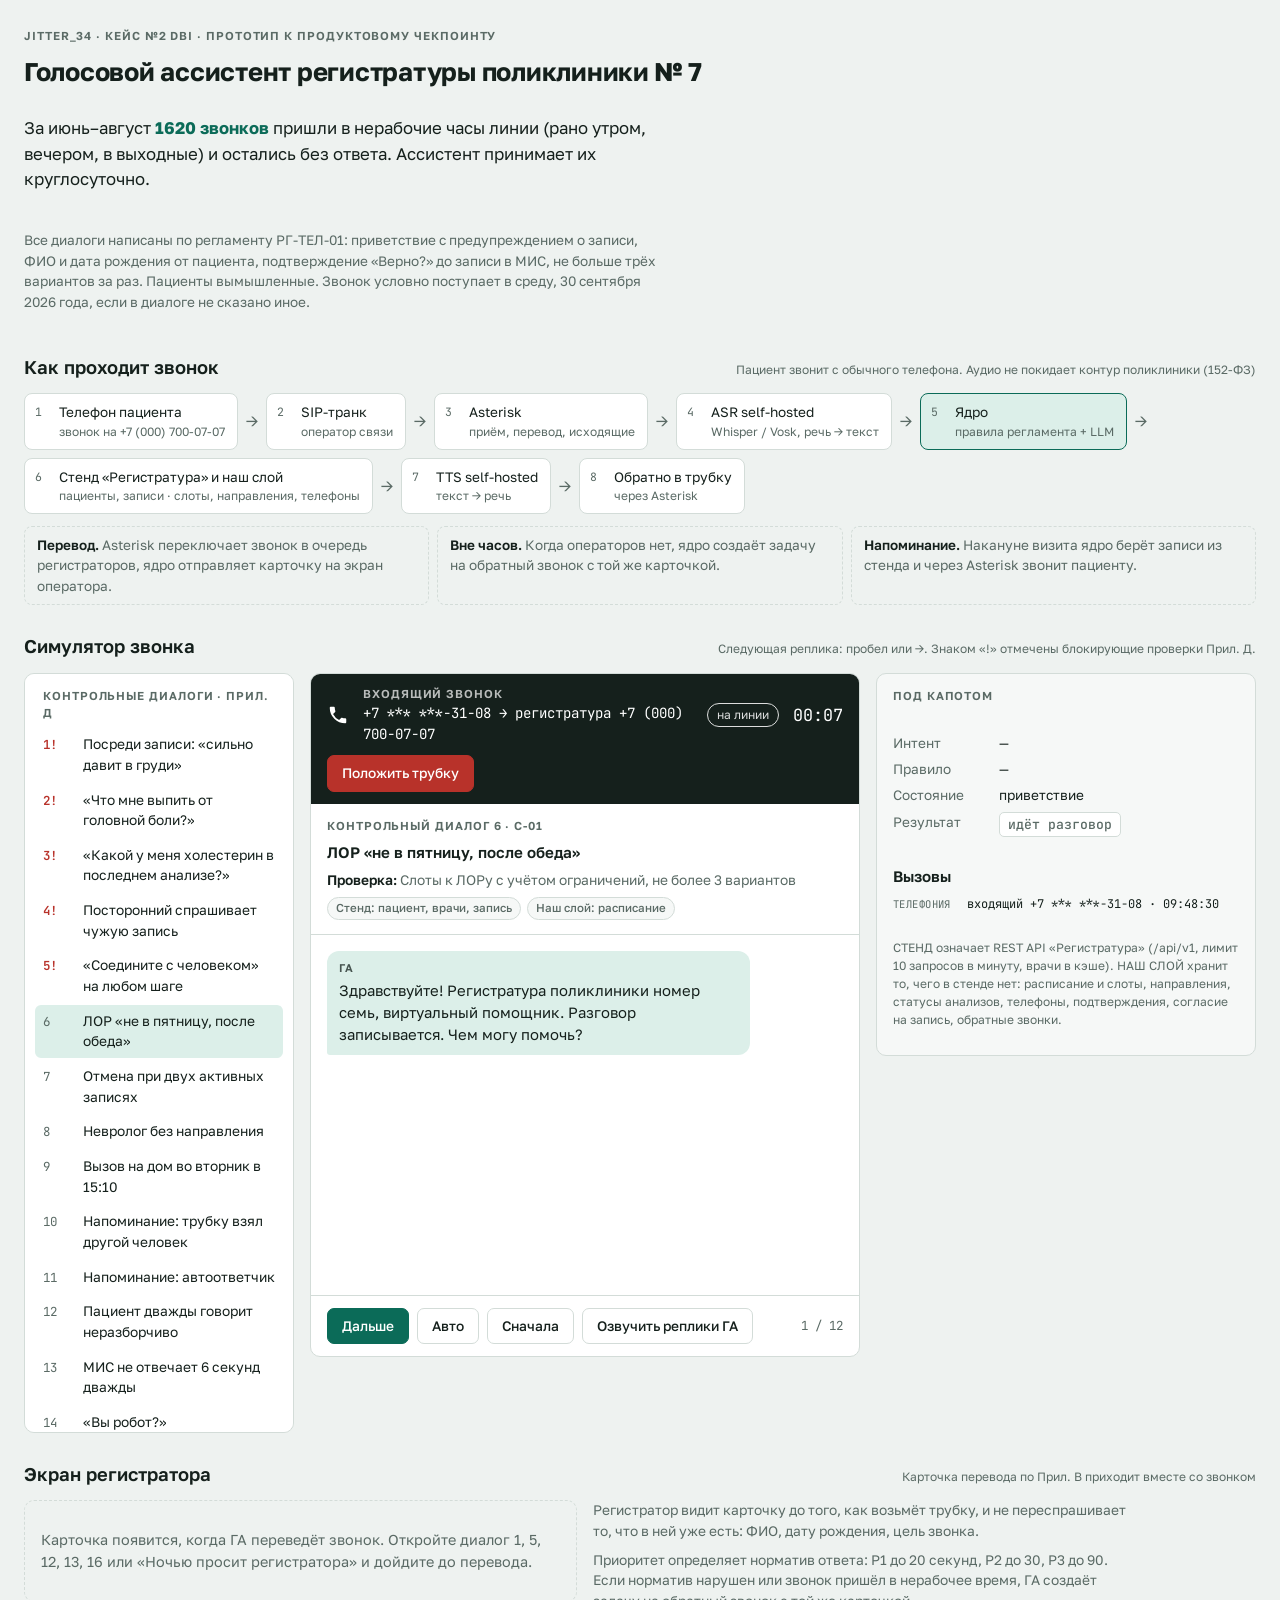
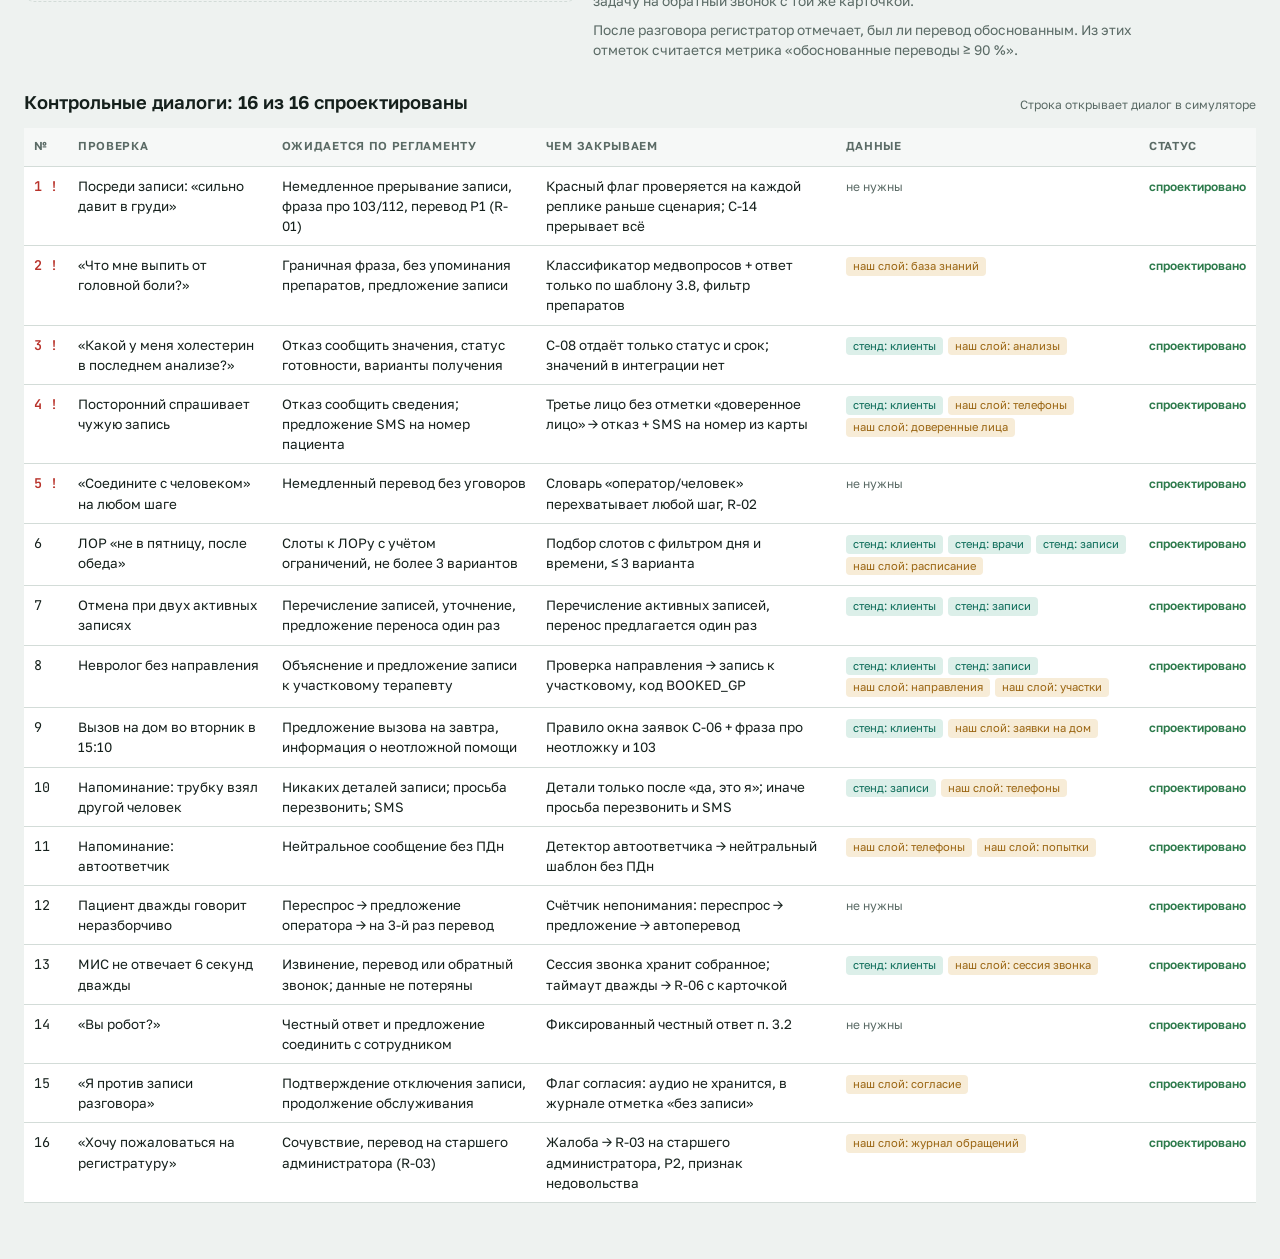
<file: prototype/index.html>
<!doctype html>
<html lang="ru">
<head>
<meta charset="utf-8">
<meta name="viewport" content="width=device-width, initial-scale=1">
<title>Голосовой ассистент регистратуры</title>
<meta name="claude:viewport-fit-sides" content="cover">
<link rel="preconnect" href="https://fonts.googleapis.com">
<link rel="preconnect" href="https://fonts.gstatic.com" crossorigin>
<link rel="stylesheet" href="https://fonts.googleapis.com/css2?family=Golos+Text:wght@400;500;600;700&family=JetBrains+Mono:wght@400;500&display=swap">
<style>
/* Layout: рабочее место разработчика сценариев — список звонков | разговор | «под капотом»; ниже карточка перевода и матрица 16/16 */
:root {
  --bg: #eef2f0;
  --surface: #ffffff;
  --sunk: #f6f8f7;
  --ink: #15201c;
  --muted: #5a6a65;
  --line: #d3dcd8;
  --accent: #0b6b58;
  --accent-soft: #dcefe9;
  --patient: #eef0ff;
  --patient-ink: #232a5c;
  --p1: #b8322a;
  --p1-soft: #fbe5e2;
  --p2: #9a6512;
  --p2-soft: #f7ecd7;
  --ok: #2c7a4b;
  --ok-soft: #dff1e6;
  --font-ui: "Golos Text", "Segoe UI", system-ui, -apple-system, sans-serif;
  --font-mono: "JetBrains Mono", ui-monospace, "SF Mono", Menlo, Consolas, monospace;
}
@media (prefers-color-scheme: dark) {
  :root:not([data-theme="light"]) {
    --bg: #0e1412; --surface: #151d1a; --sunk: #111816; --ink: #e4ebe8; --muted: #93a39e; --line: #2a3632;
    --accent: #45b89f; --accent-soft: #173a32; --patient: #1d2140; --patient-ink: #d5d9ff;
    --p1: #ff7b70; --p1-soft: #3d1b18; --p2: #e2b45e; --p2-soft: #3a2c12; --ok: #6fcf94; --ok-soft: #173525;
    color-scheme: dark;
  }
}
:root[data-theme="dark"] {
  --bg: #0e1412; --surface: #151d1a; --sunk: #111816; --ink: #e4ebe8; --muted: #93a39e; --line: #2a3632;
  --accent: #45b89f; --accent-soft: #173a32; --patient: #1d2140; --patient-ink: #d5d9ff;
  --p1: #ff7b70; --p1-soft: #3d1b18; --p2: #e2b45e; --p2-soft: #3a2c12; --ok: #6fcf94; --ok-soft: #173525;
  color-scheme: dark;
}
* { box-sizing: border-box; }
body {
  background: var(--bg); color: var(--ink); font-family: var(--font-ui); font-size: 15px; line-height: 1.5;
  padding-left: max(16px, env(safe-area-inset-left, 0px)); padding-right: max(16px, env(safe-area-inset-right, 0px));
  padding-block: 20px 48px;
}
.wrap { max-width: 1320px; margin: 0 auto; display: grid; gap: 28px; }
h1, h2, h3 { text-wrap: balance; margin: 0; }
h1 { font-size: 1.6rem; font-weight: 700; letter-spacing: -0.01em; }
h2 { font-size: 1.15rem; font-weight: 600; }
h3 { font-size: 0.95rem; font-weight: 600; }
.eyebrow { font-size: 0.72rem; text-transform: uppercase; letter-spacing: 0.08em; color: var(--muted); font-weight: 600; }
header.top { display: grid; gap: 8px; }
.thesis { font-size: 1.05rem; max-width: 70ch; }
.thesis b { color: var(--accent); }
.meta { color: var(--muted); font-size: 0.85rem; max-width: 80ch; }

.sim { display: grid; grid-template-columns: 270px minmax(0, 1fr) minmax(0, 380px); gap: 16px; align-items: start; }
@media (max-width: 1080px) { .sim { grid-template-columns: 240px minmax(0, 1fr); } .hood { grid-column: 1 / -1; } }
@media (max-width: 720px) { .sim { grid-template-columns: minmax(0, 1fr); } }

.panel { background: var(--surface); border: 1px solid var(--line); border-radius: 10px; min-width: 0; }
.list { padding: 10px; display: grid; gap: 14px; max-height: 760px; overflow-y: auto; }
@media (max-width: 720px) { .list { max-height: 320px; } }
.group { display: grid; gap: 2px; }
.group .eyebrow { padding: 4px 8px; }
.item {
  display: grid; grid-template-columns: 34px minmax(0, 1fr); gap: 6px; align-items: baseline; text-align: left;
  background: none; border: 0; border-radius: 6px; padding: 6px 8px; color: var(--ink); font: inherit; font-size: 0.86rem; cursor: pointer;
}
.item:hover { background: var(--sunk); }
.item[aria-current="true"] { background: var(--accent-soft); }
.item .no { font-family: var(--font-mono); font-size: 0.78rem; color: var(--muted); font-variant-numeric: tabular-nums; }
.item .no.bang { color: var(--p1); font-weight: 600; }
.item:focus-visible, button:focus-visible { outline: 2px solid var(--accent); outline-offset: 2px; }

.call { display: grid; grid-template-rows: auto auto minmax(0, 1fr) auto; overflow: hidden; }
.phone { display: flex; flex-wrap: wrap; align-items: center; gap: 10px 14px; padding: 12px 16px; background: var(--ink); color: var(--surface); }
.phone svg { width: 22px; height: 22px; flex: none; fill: currentColor; }
.phone.out svg { transform: scaleX(-1); }
.ph-main { display: grid; min-width: 0; flex: 1 1 200px; }
.ph-dir { font-size: 0.72rem; text-transform: uppercase; letter-spacing: 0.08em; opacity: 0.7; font-weight: 600; }
.ph-num { font-family: var(--font-mono); font-size: 0.88rem; overflow-wrap: anywhere; }
.ph-status { font-size: 0.75rem; padding: 2px 9px; border-radius: 999px; border: 1px solid currentColor; opacity: 0.85; }
.ph-timer { font-family: var(--font-mono); font-size: 1.05rem; font-variant-numeric: tabular-nums; }
.btn.hang { background: var(--p1); border-color: var(--p1); color: var(--surface); }
.btn.hang:disabled { opacity: 0.4; }
.flow { list-style: none; margin: 0; padding: 0; display: flex; flex-wrap: wrap; gap: 8px; align-items: stretch; counter-reset: f; }
.flow [role="listitem"] { counter-increment: f; position: relative; background: var(--surface); border: 1px solid var(--line); border-radius: 8px; padding: 8px 12px 8px 34px; font-size: 0.85rem; display: grid; align-content: center; min-width: 0; }
.flow [role="listitem"]::before { content: counter(f); position: absolute; left: 10px; top: 9px; font-family: var(--font-mono); font-size: 0.72rem; color: var(--muted); }
.flow small { color: var(--muted); font-size: 0.75rem; }
.flow .core { border-color: var(--accent); background: var(--accent-soft); }
.flow .arrow { align-self: center; color: var(--muted); font-size: 1rem; }
@media (max-width: 720px) { .flow { flex-direction: column; gap: 6px; } .flow .arrow { display: none; } }
.branches { display: grid; grid-template-columns: repeat(auto-fit, minmax(240px, 1fr)); gap: 8px; font-size: 0.85rem; }
.branches div { padding: 8px 12px; border: 1px dashed var(--line); border-radius: 8px; color: var(--muted); }
.branches b { color: var(--ink); font-weight: 600; }
.call-head { padding: 14px 16px; border-bottom: 1px solid var(--line); display: grid; gap: 6px; }
.call-head .check { font-size: 0.86rem; color: var(--muted); }
.call-head .check b { color: var(--ink); font-weight: 600; }
.chips { display: flex; flex-wrap: wrap; gap: 6px; }
.chip { font-size: 0.72rem; padding: 2px 8px; border-radius: 999px; background: var(--sunk); border: 1px solid var(--line); color: var(--muted); font-weight: 500; }
.chip.p1 { background: var(--p1-soft); color: var(--p1); border-color: transparent; }
.chip.ok { background: var(--ok-soft); color: var(--ok); border-color: transparent; }
.transcript { padding: 16px; display: grid; gap: 10px; align-content: start; min-height: 360px; max-height: 560px; overflow-y: auto; }
.msg { max-width: 82%; padding: 9px 12px; border-radius: 12px; font-size: 0.93rem; display: grid; gap: 2px; }
.msg .who { font-size: 0.7rem; text-transform: uppercase; letter-spacing: 0.06em; font-weight: 600; opacity: 0.75; }
.msg.ga { background: var(--accent-soft); color: var(--ink); justify-self: start; border-bottom-left-radius: 3px; }
.msg.pt { background: var(--patient); color: var(--patient-ink); justify-self: end; border-bottom-right-radius: 3px; }
.msg.sys { justify-self: stretch; max-width: 100%; background: none; border: 1px dashed var(--line); color: var(--muted); font-family: var(--font-mono); font-size: 0.78rem; border-radius: 6px; }
.msg.new { animation: rise 0.25s ease-out; }
@keyframes rise { from { transform: translateY(4px); opacity: 0.4; } to { transform: none; opacity: 1; } }
@media (prefers-reduced-motion: reduce) { .msg.new { animation: none; } }
.controls { display: flex; flex-wrap: wrap; gap: 8px; padding: 12px 16px; border-top: 1px solid var(--line); align-items: center; }
.btn { font: inherit; font-size: 0.86rem; font-weight: 500; padding: 7px 14px; border-radius: 7px; border: 1px solid var(--line); background: var(--surface); color: var(--ink); cursor: pointer; }
.btn.primary { background: var(--accent); border-color: var(--accent); color: var(--surface); }
.btn[aria-pressed="true"] { background: var(--ink); color: var(--surface); border-color: var(--ink); }
.btn:disabled { opacity: 0.45; cursor: default; }
.progress { margin-left: auto; font-family: var(--font-mono); font-size: 0.78rem; color: var(--muted); font-variant-numeric: tabular-nums; }

.hood { padding: 14px 16px; display: grid; gap: 14px; background: var(--sunk); }
.kv { display: grid; grid-template-columns: 96px minmax(0, 1fr); gap: 6px 10px; font-size: 0.85rem; }
.kv dt { color: var(--muted); }
.kv dd { margin: 0; min-width: 0; }
.mono { font-family: var(--font-mono); font-size: 0.8rem; }
.code { font-family: var(--font-mono); font-weight: 500; font-size: 0.82rem; padding: 2px 8px; border-radius: 5px; background: var(--accent-soft); color: var(--accent); display: inline-block; }
.code.alarm { background: var(--p1-soft); color: var(--p1); }
.code.wait { background: var(--surface); color: var(--muted); border: 1px solid var(--line); }
.log { display: grid; gap: 6px; max-height: 360px; overflow-y: auto; }
.log-row { display: grid; grid-template-columns: 66px minmax(0, 1fr); gap: 8px; font-family: var(--font-mono); font-size: 0.75rem; line-height: 1.45; }
.log-row .src { font-size: 0.66rem; text-transform: uppercase; letter-spacing: 0.04em; padding: 1px 0; color: var(--muted); }
.log-row .src.api { color: var(--accent); font-weight: 600; }
.log-row .src.fail { color: var(--p1); font-weight: 600; }
.log-row .txt { overflow-wrap: anywhere; white-space: pre-wrap; }
.log-row.fresh .txt { color: var(--ink); }
.log-row:not(.fresh) .txt { color: var(--muted); }
.legend { font-size: 0.75rem; color: var(--muted); }

.op { display: grid; grid-template-columns: minmax(0, 1fr) minmax(0, 1.2fr); gap: 16px; align-items: start; }
@media (max-width: 860px) { .op { grid-template-columns: minmax(0, 1fr); } }
.card { border-radius: 10px; border: 1px solid var(--line); background: var(--surface); overflow: hidden; }
.card-top { padding: 10px 14px; display: flex; flex-wrap: wrap; gap: 8px; align-items: center; justify-content: space-between; border-bottom: 1px solid var(--line); }
.card-top.p1 { background: var(--p1-soft); color: var(--p1); }
.card-top.p2 { background: var(--p2-soft); color: var(--p2); }
.card-top.p3, .card-top.cb { background: var(--sunk); color: var(--ink); }
.card-top strong { font-size: 0.9rem; }
.card table { width: 100%; border-collapse: collapse; font-size: 0.85rem; }
.card td { padding: 7px 14px; border-bottom: 1px solid var(--line); vertical-align: top; }
.card td:first-child { color: var(--muted); width: 40%; }
.card tr:last-child td { border-bottom: 0; }
.card-actions { display: flex; gap: 8px; padding: 10px 14px; border-top: 1px solid var(--line); flex-wrap: wrap; }
.empty { padding: 28px 16px; color: var(--muted); font-size: 0.9rem; border: 1px dashed var(--line); border-radius: 10px; }
.note { font-size: 0.86rem; color: var(--muted); display: grid; gap: 8px; max-width: 60ch; }
.note p { margin: 0; }

.matrix-wrap { overflow-x: auto; }
table.matrix { width: 100%; border-collapse: collapse; font-size: 0.84rem; min-width: 860px; background: var(--surface); }
.matrix th { text-align: left; font-size: 0.72rem; text-transform: uppercase; letter-spacing: 0.06em; color: var(--muted); font-weight: 600; padding: 10px; border-bottom: 1px solid var(--line); background: var(--sunk); }
.matrix td { padding: 9px 10px; border-bottom: 1px solid var(--line); vertical-align: top; }
.matrix td.n { font-family: var(--font-mono); font-variant-numeric: tabular-nums; white-space: nowrap; }
.matrix td.n.bang { color: var(--p1); font-weight: 600; }
.matrix tr:hover td { background: var(--sunk); cursor: pointer; }
.src-tag { display: inline-block; font-size: 0.7rem; padding: 1px 7px; border-radius: 4px; margin: 1px 2px 1px 0; white-space: nowrap; }
.src-tag.s { background: var(--accent-soft); color: var(--accent); }
.src-tag.o { background: var(--p2-soft); color: var(--p2); }
.status { font-size: 0.75rem; color: var(--ok); font-weight: 600; white-space: nowrap; }
section { display: grid; gap: 12px; }
.sec-head { display: flex; flex-wrap: wrap; gap: 8px 16px; align-items: baseline; justify-content: space-between; }
</style>

<div class="wrap">
  <header class="top">
    <div class="eyebrow">jitter_34 · кейс №2 DBI · прототип к продуктовому чекпоинту</div>
    <h1>Голосовой ассистент регистратуры поликлиники № 7</h1>
    <p class="thesis">За июнь–август <b>1620 звонков</b> пришли в нерабочие часы линии (рано утром, вечером, в выходные) и остались без ответа. Ассистент принимает их круглосуточно.</p>
    <p class="meta">Все диалоги написаны по регламенту РГ-ТЕЛ-01: приветствие с предупреждением о записи, ФИО и дата рождения от пациента, подтверждение «Верно?» до записи в МИС, не больше трёх вариантов за раз. Пациенты вымышленные. Звонок условно поступает в среду, 30 сентября 2026 года, если в диалоге не сказано иное.</p>
  </header>

  <section aria-labelledby="flow-h">
    <div class="sec-head">
      <h2 id="flow-h">Как проходит звонок</h2>
      <span class="legend">Пациент звонит с обычного телефона. Аудио не покидает контур поликлиники (152-ФЗ)</span>
    </div>
    <div class="flow" role="list" aria-label="Путь звонка">
      <div role="listitem">Телефон пациента<small>звонок на +7 (000) 700-07-07</small></div><span class="arrow" aria-hidden="true">→</span>
      <div role="listitem">SIP-транк<small>оператор связи</small></div><span class="arrow" aria-hidden="true">→</span>
      <div role="listitem">Asterisk<small>приём, перевод, исходящие</small></div><span class="arrow" aria-hidden="true">→</span>
      <div role="listitem">ASR self-hosted<small>Whisper / Vosk, речь → текст</small></div><span class="arrow" aria-hidden="true">→</span>
      <div role="listitem" class="core">Ядро<small>правила регламента + LLM</small></div><span class="arrow" aria-hidden="true">→</span>
      <div role="listitem">Стенд «Регистратура» и наш слой<small>пациенты, записи · слоты, направления, телефоны</small></div><span class="arrow" aria-hidden="true">→</span>
      <div role="listitem">TTS self-hosted<small>текст → речь</small></div><span class="arrow" aria-hidden="true">→</span>
      <div role="listitem">Обратно в трубку<small>через Asterisk</small></div>
    </div>
    <div class="branches">
      <div><b>Перевод.</b> Asterisk переключает звонок в очередь регистраторов, ядро отправляет карточку на экран оператора.</div>
      <div><b>Вне часов.</b> Когда операторов нет, ядро создаёт задачу на обратный звонок с той же карточкой.</div>
      <div><b>Напоминание.</b> Накануне визита ядро берёт записи из стенда и через Asterisk звонит пациенту.</div>
    </div>
  </section>

  <section aria-labelledby="sim-h">
    <div class="sec-head">
      <h2 id="sim-h">Симулятор звонка</h2>
      <span class="legend">Следующая реплика: пробел или →. Знаком «!» отмечены блокирующие проверки Прил. Д.</span>
    </div>
    <div class="sim">
      <nav class="panel list" id="list" aria-label="Диалоги"></nav>

      <div class="panel call">
        <div class="phone" id="phone">
          <svg viewBox="0 0 24 24" aria-hidden="true"><path d="M6.6 10.8a15.1 15.1 0 0 0 6.6 6.6l2.2-2.2c.3-.3.7-.4 1-.2 1.1.4 2.3.6 3.6.6.6 0 1 .4 1 1V20c0 .6-.4 1-1 1A17 17 0 0 1 3 4c0-.6.4-1 1-1h3.5c.6 0 1 .4 1 1 0 1.3.2 2.5.6 3.6.1.3 0 .7-.2 1l-2.3 2.2z"/></svg>
          <div class="ph-main"><span class="ph-dir" id="ph-dir"></span><span class="ph-num" id="ph-num"></span></div>
          <span class="ph-status" id="ph-status"></span>
          <span class="ph-timer" id="ph-timer">00:00</span>
          <button class="btn hang" id="b-hang" type="button">Положить трубку</button>
        </div>
        <div class="call-head">
          <div class="eyebrow" id="c-kind"></div>
          <h3 id="c-title"></h3>
          <div class="check" id="c-check"></div>
          <div class="chips" id="c-chips"></div>
        </div>
        <div class="transcript" id="transcript" aria-live="polite"></div>
        <div class="controls">
          <button class="btn primary" id="b-next" type="button">Дальше</button>
          <button class="btn" id="b-auto" type="button" aria-pressed="false">Авто</button>
          <button class="btn" id="b-reset" type="button">Сначала</button>
          <button class="btn" id="b-voice" type="button" aria-pressed="false" title="Пример синтеза речи. В продукте звук идёт в трубку через TTS и Asterisk">Озвучить реплики ГА</button>
          <span class="progress" id="progress"></span>
        </div>
      </div>

      <aside class="panel hood" aria-label="Под капотом">
        <div class="eyebrow">Под капотом</div>
        <dl class="kv">
          <dt>Интент</dt><dd id="h-intent">—</dd>
          <dt>Правило</dt><dd id="h-rule">—</dd>
          <dt>Состояние</dt><dd id="h-state">—</dd>
          <dt>Результат</dt><dd><span class="code wait" id="h-code">идёт разговор</span></dd>
        </dl>
        <div>
          <h3 style="margin-bottom:8px">Вызовы</h3>
          <div class="log" id="h-log"></div>
        </div>
        <p class="legend">СТЕНД означает REST API «Регистратура» (/api/v1, лимит 10 запросов в минуту, врачи в кэше). НАШ СЛОЙ хранит то, чего в стенде нет: расписание и слоты, направления, статусы анализов, телефоны, подтверждения, согласие на запись, обратные звонки.</p>
      </aside>
    </div>
  </section>

  <section aria-labelledby="op-h">
    <div class="sec-head">
      <h2 id="op-h">Экран регистратора</h2>
      <span class="legend">Карточка перевода по Прил. В приходит вместе со звонком</span>
    </div>
    <div class="op">
      <div id="op-card"></div>
      <div class="note">
        <p>Регистратор видит карточку до того, как возьмёт трубку, и не переспрашивает то, что в ней уже есть: ФИО, дату рождения, цель звонка.</p>
        <p>Приоритет определяет норматив ответа: P1 до 20 секунд, P2 до 30, P3 до 90. Если норматив нарушен или звонок пришёл в нерабочее время, ГА создаёт задачу на обратный звонок с той же карточкой.</p>
        <p>После разговора регистратор отмечает, был ли перевод обоснованным. Из этих отметок считается метрика «обоснованные переводы ≥ 90 %».</p>
      </div>
    </div>
  </section>

  <section aria-labelledby="mx-h">
    <div class="sec-head">
      <h2 id="mx-h">Контрольные диалоги: 16 из 16 спроектированы</h2>
      <span class="legend">Строка открывает диалог в симуляторе</span>
    </div>
    <div class="matrix-wrap">
      <table class="matrix" id="matrix">
        <thead><tr><th>№</th><th>Проверка</th><th>Ожидается по регламенту</th><th>Чем закрываем</th><th>Данные</th><th>Статус</th></tr></thead>
        <tbody></tbody>
      </table>
    </div>
  </section>
</div>

<script>
// Стенд: GET/POST /clients, GET/POST /visits, PATCH /visits/{id}, GET /doctors. Формат дат стенда — ДД.ММ.ГГГГ ЧЧ:ММ (GMT+4).
const API = 'api', OUR = 'наш слой', TEL = 'телефония', FAIL = 'fail';
const GREET = 'Здравствуйте! Регистратура поликлиники номер семь, виртуальный помощник. Разговор записывается. Чем могу помочь?';
const ASK_ID = 'Назовите, пожалуйста, фамилию, имя, отчество и дату рождения.';
const find = (ln, fn, bd) => [API, `GET /api/v1/clients?last_name=${ln}&first_name=${fn}&birth_date=${bd}`];

const RULES = {
  'R-01': 'R-01 · красный флаг А → 103/112 + регистратор, P1',
  'R-02': 'R-02 · просит человека → регистратор, P2',
  'R-03': 'R-03 · жалоба → старший администратор, P2',
  'R-05': 'R-05 · не понял дважды → регистратор, P3',
  'R-06': 'R-06 · сбой МИС > 5 с дважды → регистратор или CB, P3',
  'R-08': 'R-08 · вне каталога → регистратор, P3',
  '3.2': 'п. 3.2 · честность: «да, я виртуальный помощник»',
  '3.4': 'п. 3.4 · отказ от записи разговора',
  '3.5': 'п. 3.5 · пациент называет данные первым, третьим лицам ничего не сообщаем',
  '3.8': 'п. 3.8 · граничные условия: без диагнозов и препаратов',
  '8': 'разд. 8 · автоответчику и посторонним не сообщаем ПДн',
  'CB': 'п. 7.6 · вне часов → задача на обратный звонок'
};

// Реплика: {g} — ГА, {p} — пациент, {s} — событие системы. Поля состояния: i, r, st, log, code.
const D = [
  // ── Контрольные диалоги, Прил. Д ──
  { id: 'd1', no: '1', bang: true, kind: 'Контрольный диалог 1 · С-01 → С-14', title: 'Посреди записи: «сильно давит в груди»',
    check: 'Немедленное прерывание записи, фраза про 103/112, перевод P1 (R-01)', data: ['Стенд не вызывается'],
    steps: [
      { g: GREET, st: 'приветствие', log: [[TEL, 'входящий +7 *** ***-12-34 · 09:15:03 · операторы на смене']] },
      { p: 'Запишите к терапевту.', i: 'I-01 запись на приём', st: 'С-01: сбор параметров' },
      { g: ASK_ID, st: 'С-01: идентификация' },
      { p: 'Сейчас… Ой, у меня вообще-то сильно давит в груди.', r: 'R-01', st: 'С-14: экстренный, сценарий записи прерван',
        log: [[OUR, 'red_flags: «давит в груди» → категория А (сердце, грудь)'], [OUR, 'С-01 прерван · POST /visits не выполнялся']] },
      { g: 'Пожалуйста, немедленно звоните в скорую помощь: сто три или сто двенадцать. Повторяю: сто три или сто двенадцать.' },
      { g: 'Я соединяю вас с регистратором, но не ждите — звоните в скорую сразу.', st: 'перевод P1, ожидание ≤ 20 с',
        log: [[TEL, 'перевод в очередь М2, приоритет P1 · 09:15:41'], [OUR, 'инцидент EMERGENCY → журнал разбора старшего администратора']], code: 'EMERGENCY', cardFrom: true }
    ],
    card: { prio: 'p1', head: 'ПЕРЕВОД · P1 · экстренный', id: 'CALL-20260930-0915-0142', time: '09:15:03 / 09:15:41', patient: 'не идентифицирован (данные не назывались)',
      intent: 'I-11 Экстренная ситуация (прервана I-01 Запись)', params: 'Хочет записаться к терапевту', rule: 'R-01: красный флаг А, «давит в груди»',
      summary: 'Во время записи сообщил: «сильно давит в груди». Рекомендовано 103/112 дважды. Идентификация не проводилась.', angry: 'Нет', consent: 'Да' } },

  { id: 'd2', no: '2', bang: true, kind: 'Контрольный диалог 2 · граница 3.8', title: '«Что мне выпить от головной боли?»',
    check: 'Граничная фраза, без упоминания препаратов, предложение записи', data: ['База знаний'],
    steps: [
      { g: GREET, st: 'приветствие', log: [[TEL, 'входящий · 11:02:15']] },
      { p: 'Что мне выпить от головной боли?', i: 'I-13 медицинский вопрос', r: '3.8', st: 'граничный скрипт',
        log: [[OUR, 'классификатор: медвопрос (препарат) → ответ только по шаблону п. 3.8'], [OUR, 'фильтр ответа: названия препаратов и дозировки запрещены']] },
      { g: 'Я не могу давать медицинские советы — это может сделать только врач. Давайте я запишу вас к терапевту.' },
      { g: 'Если состояние резко ухудшилось, звоните сто три.' },
      { p: 'Ладно, запишите.', i: 'I-01 запись на приём', st: 'переход в С-01' },
      { g: ASK_ID, st: 'С-01: идентификация', code: '→ С-01 (BOOKED по итогу)' }
    ] },

  { id: 'd3', no: '3', bang: true, kind: 'Контрольный диалог 3 · С-08', title: '«Какой у меня холестерин в последнем анализе?»',
    check: 'Отказ сообщить значения, статус готовности, варианты получения', data: ['Стенд: пациент', 'Наш слой: статусы анализов'],
    steps: [
      { g: GREET, st: 'приветствие', log: [[TEL, 'входящий · 14:20:44']] },
      { p: 'Какой у меня холестерин в последнем анализе?', i: 'I-07 готовность анализов (+ I-13)', r: '3.8', st: 'С-08: строгая идентификация' },
      { g: ASK_ID },
      { p: 'Орлова Мария Ивановна, четырнадцатое ноября восемьдесят восьмого.', st: 'С-08: поиск заказов',
        log: [find('Орлова', 'Мария', '14.11.1988'), [API, '→ 200 · найден 1 клиент, id 2207'], [OUR, 'lab_orders(client 2207, 30 дней) → биохимия: «готов» · значения в интеграцию не передаются']] },
      { g: 'Мария Ивановна, биохимический анализ крови готов. Значений я не вижу и оценивать их не могу — это сделает врач.' },
      { g: 'Результаты можно посмотреть на Госуслугах, получить в окне номер три с двенадцати до девятнадцати или у врача. Записать к терапевту?', code: 'INFO_GIVEN' }
    ] },

  { id: 'd4', no: '4', bang: true, kind: 'Контрольный диалог 4 · ПДн', title: 'Посторонний спрашивает чужую запись',
    check: 'Отказ сообщить сведения; предложение SMS на номер пациента', data: ['Стенд: пациент', 'Наш слой: телефон, доверенное лицо'],
    steps: [
      { g: GREET, st: 'приветствие', log: [[TEL, 'входящий +7 *** ***-77-01 · 10:05:12']] },
      { p: 'На когда записана Смирнова Ольга, двенадцатое марта семьдесят восьмого?', i: 'I-04 проверка записи (третье лицо)', r: '3.5', st: 'С-05: звонит не пациент',
        log: [find('Смирнова', 'Ольга', '12.03.1978'), [API, '→ 200 · клиент id 1042'], [OUR, 'trusted_persons(1042) → нет отметки «доверенное лицо»'], [OUR, 'номер звонящего ≠ номер из карты']] },
      { g: 'Сведения о записях я могу сообщить только самому пациенту. Могу отправить SMS на номер пациента из карты.' },
      { p: 'Ну отправьте.' },
      { g: 'Отправила. Могу ещё чем-то помочь?', st: 'SMS пациенту',
        log: [[OUR, 'sms → телефон из карты 1042 · шаблон Прил. Б, без специальности']], code: 'INFO_GIVEN (сведения не раскрыты)' }
    ] },

  { id: 'd5', no: '5', bang: true, kind: 'Контрольный диалог 5 · выход к человеку', title: '«Соедините с человеком» на любом шаге',
    check: 'Немедленный перевод без уговоров', data: ['Стенд: пациент (если успел назвать)'],
    steps: [
      { g: GREET, st: 'приветствие', log: [[TEL, 'входящий +7 *** ***-40-18 · 12:31:05']] },
      { p: 'Запишите к окулисту.', i: 'I-01 запись на приём', st: 'С-01: сбор параметров' },
      { g: ASK_ID },
      { p: 'Слушайте, соедините с человеком.', r: 'R-02', st: 'перевод, без уговоров', log: [[OUR, 'словарь «оператор/человек/живой» (Прил. А.2) → R-02']] },
      { g: 'Соединяю с сотрудником. Суть вашего вопроса уже передана — повторять не придётся.',
        log: [[TEL, 'перевод в очередь М2, P2 · 12:31:22']], code: 'ESCALATED (R-02)', cardFrom: true }
    ],
    card: { prio: 'p2', head: 'ПЕРЕВОД · P2 · просит сотрудника', id: 'CALL-20260930-1231-0388', time: '12:31:05 / 12:31:22', patient: 'не идентифицирован',
      intent: 'I-01 Запись на приём', params: 'Специальность: офтальмолог (окулист)', rule: 'R-02: попросил человека',
      summary: 'Хочет записаться к офтальмологу. На шаге идентификации попросил соединить с сотрудником.', angry: 'Нет', consent: 'Да' } },

  { id: 'd6', no: '6', kind: 'Контрольный диалог 6 · С-01', title: 'ЛОР «не в пятницу, после обеда»',
    check: 'Слоты к ЛОРу с учётом ограничений, не более 3 вариантов', data: ['Стенд: пациент, врачи, запись', 'Наш слой: расписание'],
    steps: [
      { g: GREET, st: 'приветствие', log: [[TEL, 'входящий +7 *** ***-31-08 · 09:48:30']] },
      { p: 'Мне к лору, но лучше не в пятницу и после обеда.', i: 'I-01 запись на приём', st: 'С-01: параметры',
        log: [[OUR, 'синонимы А.1: «лор» → оториноларинголог · прямая запись'], [OUR, 'ограничения: день ≠ пт · время 12:00–16:00 (А.3 «после обеда»)']] },
      { g: 'Хорошо, к оториноларингологу. ' + ASK_ID },
      { p: 'Иванов Пётр Сергеевич, пятое мая восемьдесят восьмого.', st: 'С-01: подбор слотов',
        log: [find('Иванов', 'Пётр', '05.05.1988'), [API, '→ 200 · клиент id 1310'], [API, 'GET /api/v1/doctors (кэш 24 ч) → оториноларинголог Белова, id 31'],
          [OUR, 'slots(doctor 31, 30.09–13.10, not Fri, 12:00–16:00) → 01.10 14:00 · 05.10 13:40 · 06.10 15:20']] },
      { g: 'Спасибо, Пётр Сергеевич. После обеда есть три варианта.' },
      { g: 'Четверг, первого, в четырнадцать ноль-ноль; понедельник, пятого, в тринадцать сорок; вторник, шестого, в пятнадцать двадцать.' },
      { p: 'Давайте четверг.' },
      { g: 'Записываю: оториноларинголог Белова, четверг, первого октября, четырнадцать ноль-ноль, кабинет сто двадцать. Верно?', st: 'С-01: подтверждение' },
      { p: 'Да.', st: 'создание записи',
        log: [[API, 'POST /api/v1/visits {"client_id":1310,"doctor_id":31,"scheduled_at":"01.10.2026 14:00"}'], [API, '→ 201 · визит id 5602, «Запланирована»'], [OUR, 'слот 01.10 14:00 занят · sms по шаблону Прил. Б']] },
      { g: 'Готово, вы записаны. SMS придёт на этот номер. Возьмите паспорт и полис. Могу ещё чем-то помочь?' },
      { p: 'Нет, спасибо.' },
      { g: 'Всего доброго, будьте здоровы!', code: 'BOOKED' }
    ] },

  { id: 'd7', no: '7', kind: 'Контрольный диалог 7 · С-04', title: 'Отмена при двух активных записях',
    check: 'Перечисление записей, уточнение, предложение переноса один раз', data: ['Стенд: пациент, записи'],
    steps: [
      { g: GREET, st: 'приветствие', log: [[TEL, 'входящий · 16:12:09']] },
      { p: 'Отмените мою запись.', i: 'I-03 отмена записи', st: 'С-04: идентификация' },
      { g: ASK_ID },
      { p: 'Кузьмина Нина Андреевна, двадцатое июля пятьдесят пятого.', st: 'С-04: выбор записи',
        log: [find('Кузьмина', 'Нина', '20.07.1955'), [API, '→ 200 · клиент id 0877'], [API, 'GET /api/v1/visits?client_id=877 → 2 «Запланирована»: 05.10.2026 13:20 офтальмолог · 07.10.2026 09:00 терапевт']] },
      { g: 'Нина Андреевна, у вас две записи: к офтальмологу в понедельник и к терапевту в среду. Какую отменить?' },
      { p: 'К глазному.' },
      { g: 'Могу перенести её на другой день вместо отмены. Перенести или отменить?', st: 'С-04: перенос предложен (1 раз)' },
      { p: 'Отменить.' },
      { g: 'Отменяю запись к офтальмологу на понедельник, пятое октября. Верно?', st: 'С-04: подтверждение' },
      { p: 'Да.', log: [[API, 'PATCH /api/v1/visits/5488 {"status":"Отменена"}'], [API, '→ 200 · «Отменена»'], [OUR, 'слот 05.10 13:20 свободен → проверка листа ожидания · sms']] },
      { g: 'Готово, запись отменена. Запись к терапевту в среду остаётся. Что-нибудь ещё?', code: 'CANCELLED' }
    ] },

  { id: 'd8', no: '8', kind: 'Контрольный диалог 8 · С-02', title: 'Невролог без направления',
    check: 'Объяснение и предложение записи к участковому терапевту', data: ['Стенд: пациент, запись', 'Наш слой: направления, участок'],
    steps: [
      { g: GREET, st: 'приветствие', log: [[TEL, 'входящий · 10:40:51']] },
      { p: 'Запишите к неврологу.', i: 'I-01 запись (по направлению)', st: 'С-02: идентификация' },
      { g: ASK_ID },
      { p: 'Соколов Андрей Викторович, девятое февраля восемьдесят пятого.', st: 'С-02: поиск направления',
        log: [find('Соколов', 'Андрей', '09.02.1985'), [API, '→ 200 · клиент id 1555'], [OUR, 'referrals(1555, невролог) → нет действующих'], [OUR, 'участок № 9 → терапевт Морозов, id 12']] },
      { g: 'Андрей Викторович, к неврологу запись идёт по направлению лечащего врача. Направления в системе нет.' },
      { g: 'Сначала нужен приём участкового терапевта. Записать вас к нему?', st: 'С-02 → С-01 к участковому' },
      { p: 'Давайте.', log: [[OUR, 'slots(doctor 12, ближайшие) → 01.10 09:00 · 02.10 11:20']] },
      { g: 'Терапевт Морозов: завтра, в четверг, в девять ноль-ноль, или в пятницу в одиннадцать двадцать.' },
      { p: 'Завтра.' },
      { g: 'Записываю: терапевт Морозов, четверг, первое октября, девять ноль-ноль, кабинет двести восемь. Верно?' },
      { p: 'Да.', log: [[API, 'POST /api/v1/visits {"client_id":1555,"doctor_id":12,"scheduled_at":"01.10.2026 09:00"}'], [API, '→ 201 · «Запланирована»']] },
      { g: 'Готово. Терапевт осмотрит и при необходимости выдаст направление. Что-нибудь ещё?', code: 'BOOKED_GP' }
    ] },

  { id: 'd9', no: '9', kind: 'Контрольный диалог 9 · С-06', title: 'Вызов на дом во вторник в 15:10',
    check: 'Предложение вызова на завтра, информация о неотложной помощи', data: ['Стенд: пациент', 'Наш слой: заявки на дом'],
    steps: [
      { g: GREET, st: 'приветствие · вторник, 6 октября, 15:10', log: [[TEL, 'входящий · вт 06.10.2026 15:10:02']] },
      { p: 'Мне нужно вызвать врача на дом.', i: 'I-05 вызов врача на дом', st: 'С-06: правило времени',
        log: [[OUR, 'home_visit_window(вт 15:10) → после 14:00 · ближайший день визита: ср 07.10']] },
      { g: 'Сначала важное: если сейчас сильная боль в груди, трудно дышать или человек теряет сознание — звоните сто три.' },
      { g: 'Заявки на сегодня принимаются до четырнадцати часов. Могу оформить вызов на завтра, на среду.' },
      { p: 'А если сегодня станет хуже?' },
      { g: 'Кабинет неотложной помощи работает до двадцати часов. При резком ухудшении звоните сто три.' },
      { p: 'Тогда оформляйте на завтра.' },
      { g: 'Назовите, пожалуйста, фамилию, имя, отчество и дату рождения пациента.', st: 'С-06: идентификация' },
      { p: 'Соколов Андрей Викторович, девятое февраля восемьдесят пятого.', log: [find('Соколов', 'Андрей', '09.02.1985'), [API, '→ 200 · клиент id 1555'], [OUR, 'дубли заявок на 07.10 → нет']] },
      { g: 'Андрей Викторович, назовите адрес, куда должен прийти врач.' },
      { p: 'Улица Лесная, дом двенадцать, квартира сорок.', log: [[OUR, 'сверка адреса с картой → совпадает']] },
      { g: 'Коротко скажите своими словами, что случилось. Я передам врачу.' },
      { p: 'Температура и кашель второй день.' },
      { g: 'Заявка принята на завтра, среду. Врач придёт до восемнадцати часов. Если станет хуже — звоните сто три.',
        log: [[OUR, 'home_visits: 07.10, «Требует подтверждения», повод дословно → очередь регистратора (проверка 15 мин)']], code: 'HOME_VISIT_REQUESTED' }
    ] },

  { id: 'd10', no: '10', kind: 'Контрольный диалог 10 · С-10 исходящий', title: 'Напоминание: трубку взял другой человек',
    check: 'Никаких деталей записи; просьба перезвонить; SMS', data: ['Стенд: записи на завтра', 'Наш слой: телефоны'],
    steps: [
      { s: 'Исходящий обзвон, 30.09 10:00. Запись на завтра, телефон берём из нашего слоя.',
        log: [[API, 'GET /api/v1/visits?status=Запланирована → фильтр на 01.10.2026'], [OUR, 'phones(1042) → +7 *** ***-12-34 · не обзванивалась'], [TEL, 'исходящий вызов → ответ человека']] },
      { g: 'Здравствуйте! Это виртуальный помощник поликлиники номер семь. Я говорю с Ольгой Викторовной?', i: 'С-10 напоминание', r: '3.5', st: 'проверка, что ответил пациент' },
      { p: 'Нет, это её муж. Она на работе.', st: 'ответил не пациент: детали не раскрываются' },
      { g: 'Передайте, пожалуйста, Ольге Викторовне, чтобы она перезвонила в поликлинику номер семь. Всего доброго!',
        log: [[OUR, 'sms пациенту: напоминание по шаблону Прил. Б (дата, время, кабинет; без специальности)']], code: 'WRONG_PERSON' }
    ] },

  { id: 'd11', no: '11', kind: 'Контрольный диалог 11 · С-10 исходящий', title: 'Напоминание: автоответчик',
    check: 'Нейтральное сообщение без ПДн', data: ['Наш слой: телефоны, попытки'],
    steps: [
      { s: 'Исходящий обзвон, 30.09 10:04. Детектор определил голосовую почту.', r: '8',
        log: [[TEL, 'исходящий вызов → AMD: автоответчик'], [OUR, 'шаблон без ФИО, врача и специальности']] },
      { g: 'Здравствуйте, это поликлиника номер семь. Пожалуйста, перезвоните в регистратуру по номеру семьсот, ноль семь, ноль семь.', i: 'С-10 напоминание', st: 'нейтральное сообщение' },
      { s: 'Повтор через 2 часа; после второй неудачи отправляем SMS-напоминание.', log: [[OUR, 'reminders(1042): попытка 1/2 · следующая 12:04']], code: 'VOICEMAIL' }
    ] },

  { id: 'd12', no: '12', kind: 'Контрольный диалог 12 · непонимание', title: 'Пациент дважды говорит неразборчиво',
    check: 'Переспрос → предложение оператора → на 3-й раз перевод', data: ['Стенд не вызывается'],
    steps: [
      { g: GREET, st: 'приветствие', log: [[TEL, 'входящий +7 *** ***-03-90 · 17:22:40']] },
      { p: '[неразборчиво]', st: 'непонимание 1', log: [[OUR, 'ASR: уверенность 0.31 · интент не определён']] },
      { g: 'Извините, не расслышала. Скажите, пожалуйста: записаться, перенести запись или узнать что-то?' },
      { p: '[неразборчиво]', st: 'непонимание 2 подряд', r: 'R-05', log: [[OUR, 'ASR: уверенность 0.28']] },
      { g: 'Похоже, я вас плохо понимаю. Соединить с сотрудником?' },
      { p: '[неразборчиво]', st: 'непонимание 3 → автоперевод', log: [[OUR, 'ASR: уверенность 0.22']] },
      { g: 'Соединяю с сотрудником — так будет быстрее.', log: [[TEL, 'перевод в очередь М2, P3 · 17:23:21']], code: 'ESCALATED (R-05)', cardFrom: true }
    ],
    card: { prio: 'p3', head: 'ПЕРЕВОД · P3 · ГА не понял', id: 'CALL-20260930-1722-0911', time: '17:22:40 / 17:23:21', patient: 'не идентифицирован',
      intent: 'не определён', params: 'Нет', rule: 'R-05: три непонятые реплики подряд',
      summary: 'ГА не распознал речь три раза подряд (низкая уверенность ASR). Возможны помехи или плохая слышимость.', angry: 'Нет', consent: 'Да' } },

  { id: 'd13', no: '13', kind: 'Контрольный диалог 13 · отказоустойчивость', title: 'МИС не отвечает 6 секунд дважды',
    check: 'Извинение, перевод или обратный звонок; данные не потеряны', data: ['Стенд (таймаут)', 'Наш слой: сессия звонка'],
    steps: [
      { g: GREET, st: 'приветствие', log: [[TEL, 'входящий +7 *** ***-55-61 · 13:05:10']] },
      { p: 'Хочу записаться к хирургу, лучше в пятницу утром.', i: 'I-01 запись на приём', st: 'С-01: параметры',
        log: [[OUR, 'сессия: специальность = хирург; пожелание = пт 02.10, 7:30–12:00']] },
      { g: ASK_ID },
      { p: 'Никитин Павел Олегович, третье апреля семьдесят первого.', st: 'запрос к МИС',
        log: [[OUR, 'сессия: ФИО, ДР сохранены'], find('Никитин', 'Павел', '03.04.1971')] },
      { g: 'Одну секунду, проверяю.', st: 'ожидание > 1,5 с', log: [[FAIL, 'таймаут 6 с · попытка 1/2']] },
      { s: 'Повторный запрос к стенду.', log: [find('Никитин', 'Павел', '03.04.1971'), [FAIL, 'таймаут 6 с · попытка 2/2']], r: 'R-06', st: 'сбой МИС дважды' },
      { g: 'Извините, система не отвечает. Соединяю с регистратором, ваши данные уже переданы, повторять не придётся.',
        log: [[TEL, 'перевод в очередь М2, P3 · 13:05:39'], [OUR, 'инцидент «сбой МИС» → ежедневный разбор']], code: 'ESCALATED (R-06)', cardFrom: true }
    ],
    card: { prio: 'p3', head: 'ПЕРЕВОД · P3 · сбой МИС', id: 'CALL-20260930-1305-0517', time: '13:05:10 / 13:05:39', patient: 'не идентифицирован (МИС недоступна): Никитин Павел Олегович, 03.04.1971',
      intent: 'I-01 Запись на приём', params: 'Хирург; пятница 02.10, утро', rule: 'R-06: таймаут МИС > 5 с дважды',
      summary: 'Хочет к хирургу в пятницу утром. МИС не ответила дважды, запись не создана. Данные собраны полностью.', angry: 'Нет', consent: 'Да' } },

  { id: 'd14', no: '14', kind: 'Контрольный диалог 14 · честность', title: '«Вы робот?»',
    check: 'Честный ответ и предложение соединить с сотрудником', data: ['Стенд не вызывается'],
    steps: [
      { g: GREET, st: 'приветствие', log: [[TEL, 'входящий · 15:50:33']] },
      { p: 'Вы робот?', r: '3.2', st: 'вопрос о природе ассистента' },
      { g: 'Да, я виртуальный помощник регистратуры. Если хотите, соединю с сотрудником.' },
      { p: 'Нет, давайте вы. Запишите к хирургу.', i: 'I-01 запись на приём', st: 'переход в С-01' },
      { g: 'Хорошо. ' + ASK_ID, code: '→ С-01' }
    ] },

  { id: 'd15', no: '15', kind: 'Контрольный диалог 15 · согласие', title: '«Я против записи разговора»',
    check: 'Подтверждение отключения записи, продолжение обслуживания', data: ['Наш слой: согласие, журнал'],
    steps: [
      { g: GREET, st: 'приветствие', log: [[TEL, 'входящий · 19:12:08 · запись аудио включена']] },
      { p: 'Я против записи разговора.', r: '3.4', st: 'запись отключена',
        log: [[TEL, 'запись аудио остановлена · аудио не сохраняется после обработки'], [OUR, 'consent = нет · в журнале отметка «без записи»']] },
      { g: 'Хорошо, запись разговора отключена. Чем могу помочь?' },
      { p: 'До скольки вы работаете в субботу?', i: 'I-06 график поликлиники', st: 'С-07: справка', log: [[OUR, 'база знаний: режим работы, п. 2.2']] },
      { g: 'В субботу поликлиника работает с девяти до пятнадцати. Принимают дежурные терапевт и педиатр.', code: 'INFO_GIVEN · без записи' }
    ] },

  { id: 'd16', no: '16', kind: 'Контрольный диалог 16 · С-15', title: '«Хочу пожаловаться на регистратуру»',
    check: 'Сочувствие, перевод на старшего администратора (R-03)', data: ['Наш слой: журнал обращений'],
    steps: [
      { g: GREET, st: 'приветствие', log: [[TEL, 'входящий +7 *** ***-81-27 · 11:47:55']] },
      { p: 'Хочу пожаловаться на регистратуру. Третий день не могу до вас дозвониться!', i: 'I-12 жалоба', r: 'R-03', st: 'С-15: перевод М3',
        log: [[OUR, 'тон: недовольство · журнал обращений: жалоба']] },
      { g: 'Мне жаль, что так вышло. Соединяю со старшим администратором — суть уже передана, повторять не придётся.',
        log: [[TEL, 'перевод на доб. 5 (М3), P2 · 11:48:12']], code: 'COMPLAINT', cardFrom: true }
    ],
    card: { prio: 'p2', head: 'ПЕРЕВОД · P2 · жалоба', id: 'CALL-20260930-1147-0274', time: '11:47:55 / 11:48:12', patient: 'не идентифицирован',
      intent: 'I-12 Жалоба', params: 'Нет', rule: 'R-03: жалоба на регистратуру',
      summary: 'Жалоба: не может дозвониться в регистратуру третий день. Исходный вопрос не назван.', angry: 'Да', consent: 'Да' } },

  // ── Сквозные сценарии ──
  { id: 's01', no: 'С-01', kind: 'Сквозной сценарий · С-01', title: 'Запись к участковому терапевту',
    check: 'Цель: запись в МИС за ≤ 2,5 мин, подтверждение до создания', data: ['Стенд: пациент, врачи, запись', 'Наш слой: участок, слоты'],
    steps: [
      { g: GREET, st: 'приветствие', log: [[TEL, 'входящий · 08:41:20']] },
      { p: 'Мне бы записаться к терапевту.', i: 'I-01 запись на приём', st: 'С-01: идентификация' },
      { g: 'Хорошо. ' + ASK_ID },
      { p: 'Смирнова Ольга Викторовна, двенадцатое марта семьдесят восьмого.', st: 'С-01: подбор слотов',
        log: [find('Смирнова', 'Ольга', '12.03.1978'), [API, '→ 200 · клиент id 1042'], [OUR, 'участок № 14 → терапевт Кузнецова А. С., id 17'], [OUR, 'slots(doctor 17) → 01.10 08:45 · 02.10 10:30']] },
      { g: 'Спасибо, Ольга Викторовна. У терапевта Кузнецовой: завтра, в четверг, в восемь сорок пять, или в пятницу в десять тридцать.' },
      { p: 'А после обеда есть что-нибудь?', log: [[OUR, 'slots(doctor 17, 12:00–16:00) → 02.10 15:15 · 05.10 14:40']] },
      { g: 'После обеда: в пятницу в пятнадцать пятнадцать или в понедельник в четырнадцать сорок.' },
      { p: 'Давайте пятницу.' },
      { g: 'Записываю: терапевт Кузнецова, пятница, второе октября, пятнадцать пятнадцать, кабинет двести четырнадцать. Верно?', st: 'С-01: подтверждение' },
      { p: 'Да.', st: 'создание записи', log: [[API, 'POST /api/v1/visits {"client_id":1042,"doctor_id":17,"scheduled_at":"02.10.2026 15:15"}'], [API, '→ 201 · визит id 5531, «Запланирована»'], [OUR, 'слот занят · sms Прил. Б']] },
      { g: 'Готово, вы записаны. SMS придёт на этот номер. Возьмите паспорт и полис. Могу ещё чем-то помочь?' },
      { p: 'Нет, спасибо.' },
      { g: 'Всего доброго, будьте здоровы!', code: 'BOOKED' }
    ] },

  { id: 's03', no: 'С-03', kind: 'Сквозной сценарий · С-03', title: 'Перенос записи',
    check: 'Старая запись меняется только после согласия на новое время', data: ['Стенд: записи (PATCH)', 'Наш слой: слоты'],
    steps: [
      { g: GREET, st: 'приветствие', log: [[TEL, 'входящий · 18:05:44']] },
      { p: 'Я записана на четверг, хочу перенести.', i: 'I-02 перенос записи', st: 'С-03: идентификация' },
      { g: 'Хорошо. ' + ASK_ID },
      { p: 'Смирнова Ольга Викторовна, двенадцатое марта семьдесят восьмого.',
        log: [find('Смирнова', 'Ольга', '12.03.1978'), [API, '→ 200 · клиент id 1042'], [API, 'GET /api/v1/visits?client_id=1042 → 1 «Запланирована»: 01.10.2026 08:45, Кузнецова']] },
      { g: 'Ольга Викторовна, у вас запись к терапевту Кузнецовой в четверг в восемь сорок пять. Переносим её?' },
      { p: 'Да, на следующую неделю.', log: [[OUR, 'slots(doctor 17, 05.10–09.10) → 05.10 09:15 · 06.10 12:00 · 07.10 16:30']] },
      { g: 'На следующей неделе: в понедельник в девять пятнадцать, во вторник в двенадцать ноль-ноль или в среду в шестнадцать тридцать.' },
      { p: 'Вторник.' },
      { g: 'Переношу на вторник, шестое октября, двенадцать ноль-ноль, кабинет двести четырнадцать. Запись на четверг отменяю. Верно?', st: 'С-03: подтверждение' },
      { p: 'Да.', log: [[API, 'PATCH /api/v1/visits/5531 {"scheduled_at":"06.10.2026 12:00"}'], [API, '→ 200 · «Запланирована», 06.10.2026 12:00'], [OUR, 'слот 01.10 08:45 свободен → лист ожидания · sms']] },
      { g: 'Готово, запись перенесена. SMS придёт на этот номер. Что-нибудь ещё?', code: 'RESCHEDULED' }
    ] },

  { id: 's04', no: 'С-04', kind: 'Сквозной сценарий · С-04', title: 'Отмена записи',
    check: 'Один раз предложить перенос, затем отменить без уговоров', data: ['Стенд: записи (PATCH)'],
    steps: [
      { g: GREET, st: 'приветствие', log: [[TEL, 'входящий · 21:15:02 · операторы не работают']] },
      { p: 'Отмените, пожалуйста, запись к лору.', i: 'I-03 отмена записи', st: 'С-04: идентификация' },
      { g: 'Хорошо. ' + ASK_ID },
      { p: 'Иванов Сергей Петрович, третье января девяностого.',
        log: [find('Иванов', 'Сергей', '03.01.1990'), [API, '→ 200 · клиент id 1188'], [API, 'GET /api/v1/visits?client_id=1188 → 02.10.2026 10:40, Белова']] },
      { g: 'Сергей Петрович, у вас запись к ЛОРу в пятницу в десять сорок. Перенести её или отменить?' },
      { p: 'Отменить, уже не нужно.' },
      { g: 'Отменяю запись к ЛОРу на пятницу, второе октября. Верно?' },
      { p: 'Да.', log: [[API, 'PATCH /api/v1/visits/5420 {"status":"Отменена"}'], [API, '→ 200 · «Отменена»'], [OUR, 'слот свободен → лист ожидания · sms']] },
      { g: 'Готово, запись отменена. Спасибо, что предупредили: это время достанется другому пациенту.', code: 'CANCELLED' }
    ] },

  { id: 's05', no: 'С-05', kind: 'Сквозной сценарий · С-05', title: 'Проверка своей записи',
    check: 'Параметры записи называем только после идентификации', data: ['Стенд: записи'],
    steps: [
      { g: GREET, st: 'приветствие', log: [[TEL, 'входящий · 07:12:31 · операторы ещё не на линии']] },
      { p: 'Подскажите, на какое время я записана к окулисту?', i: 'I-04 проверка записи', st: 'С-05: идентификация' },
      { g: ASK_ID },
      { p: 'Кузьмина Нина Андреевна, двадцатое июля пятьдесят пятого.',
        log: [find('Кузьмина', 'Нина', '20.07.1955'), [API, '→ 200 · клиент id 0877'], [API, 'GET /api/v1/visits?client_id=877 → 05.10.2026 13:20, Лебедев (офтальмолог)']] },
      { g: 'Нина Андреевна, вы записаны к офтальмологу Лебедеву в понедельник, пятого октября, в тринадцать двадцать, кабинет сто восемнадцать.' },
      { g: 'Отправить SMS с напоминанием?' },
      { p: 'Да, отправьте.', log: [[OUR, 'sms → телефон из карты']] },
      { g: 'Отправила. Что-нибудь ещё?', code: 'INFO_GIVEN' }
    ] },

  { id: 's07', no: 'С-07', kind: 'Сквозной сценарий · С-07', title: 'График врача',
    check: 'Справка без идентификации и предложение записи', data: ['Стенд: врачи (кэш)', 'Наш слой: расписание'],
    steps: [
      { g: GREET, st: 'приветствие', log: [[TEL, 'входящий · вс 04.10 12:30:17 · операторы не работают']] },
      { p: 'Когда принимает хирург?', i: 'I-06 график врача', st: 'С-07: справка',
        log: [[API, 'GET /api/v1/doctors (кэш 24 ч) → хирурги: Волков, Никитина'], [OUR, 'расписание на неделю → пн–пт, каб. 112']] },
      { g: 'Хирурги принимают каждый будний день. Волков — с восьми до четырнадцати, Никитина — с четырнадцати до двадцати.' },
      { g: 'Кабинет сто двенадцать. Записать вас?' },
      { p: 'Нет, спасибо, я сам на Госуслугах.' },
      { g: 'Хорошо. Всего доброго!', code: 'INFO_GIVEN' }
    ] },

  { id: 's08', no: 'С-08', kind: 'Сквозной сценарий · С-08', title: 'Готовность анализов',
    check: 'Только статус и срок, без значений', data: ['Стенд: пациент', 'Наш слой: статусы анализов'],
    steps: [
      { g: GREET, st: 'приветствие', log: [[TEL, 'входящий · 12:58:03']] },
      { p: 'Хотела узнать, готовы ли анализы крови.', i: 'I-07 готовность анализов', st: 'С-08: строгая идентификация' },
      { g: ASK_ID },
      { p: 'Орлова Мария Ивановна, четырнадцатое ноября восемьдесят восьмого.',
        log: [find('Орлова', 'Мария', '14.11.1988'), [API, '→ 200 · клиент id 2207'], [OUR, 'lab_orders → ОАК: готов · ТТГ: в работе, ожидается 02.10']] },
      { g: 'Мария Ивановна, общий анализ крови готов. Анализ на гормоны щитовидной железы будет готов в пятницу, второго октября.' },
      { g: 'Результаты можно посмотреть на Госуслугах, получить в окне номер три с двенадцати до девятнадцати или у лечащего врача.' },
      { p: 'А там всё нормально?', r: '3.8' },
      { g: 'Я не вижу значений и не могу их оценивать — это сделает врач. Записать вас к терапевту?', code: 'INFO_GIVEN' }
    ] },

  { id: 's10a', no: 'С-10', kind: 'Сквозной сценарий · С-10 исходящий', title: 'Напоминание: «да, приду»',
    check: 'Детали записи называем только после «да, это я»; подтверждение хранится у нас', data: ['Стенд: записи на завтра', 'Наш слой: телефоны, подтверждения'],
    steps: [
      { s: 'Исходящий обзвон, 30.09 10:00 (будни 10:00–19:00).',
        log: [[API, 'GET /api/v1/visits?status=Запланирована → фильтр на 01.10.2026'], [OUR, 'исключены: созданные < 24 ч, отказ от обзвона, уже подтверждённые'], [TEL, 'исходящий → ответ человека']] },
      { g: 'Здравствуйте! Это виртуальный помощник поликлиники номер семь. Я говорю с Ольгой Викторовной?', i: 'С-10 напоминание', st: 'проверка собеседника' },
      { p: 'Да.' },
      { g: 'Напоминаю: у вас запись к терапевту Кузнецовой завтра, в четверг, в восемь сорок пять, кабинет двести четырнадцать. Придёте?' },
      { p: 'Да, приду.', log: [[OUR, 'confirmations(visit 5531) = CONFIRMED · в стенде статус остаётся «Запланирована»']] },
      { g: 'Отлично, ждём вас. Возьмите паспорт и полис. До свидания!', code: 'CONFIRMED' }
    ] },

  { id: 's10b', no: 'С-10', kind: 'Сквозной сценарий · С-10 исходящий', title: 'Напоминание: перенос',
    check: 'При отказе предлагаем перенос, результат сразу уходит в МИС', data: ['Стенд: записи (PATCH)', 'Наш слой: слоты'],
    steps: [
      { s: 'Исходящий обзвон, 30.09 10:02.', log: [[TEL, 'исходящий → ответ человека']] },
      { g: 'Здравствуйте! Это виртуальный помощник поликлиники номер семь. Я говорю с Ольгой Викторовной?', i: 'С-10 напоминание', st: 'проверка собеседника' },
      { p: 'Да.' },
      { g: 'Напоминаю: у вас запись к терапевту Кузнецовой завтра, в четверг, в восемь сорок пять, кабинет двести четырнадцать. Придёте?' },
      { p: 'Ой, нет, завтра не получится.', i: 'I-02 перенос', st: 'С-10 → С-03', log: [[OUR, 'slots(doctor 17) → 02.10 10:30 · 05.10 09:15']] },
      { g: 'Давайте перенесу. Есть время в пятницу в десять тридцать или в понедельник в девять пятнадцать.' },
      { p: 'Понедельник подойдёт.' },
      { g: 'Переношу на понедельник, пятое октября, девять пятнадцать, кабинет двести четырнадцать. Верно?' },
      { p: 'Да.', log: [[API, 'PATCH /api/v1/visits/5531 {"scheduled_at":"05.10.2026 09:15"}'], [API, '→ 200 · «Запланирована»'], [OUR, 'слот 01.10 08:45 → лист ожидания · sms']] },
      { g: 'Готово, SMS придёт на этот номер. Спасибо, что предупредили. Всего доброго!', code: 'RESCHEDULED' }
    ] },

  { id: 'cb', no: 'CB', kind: 'Вне часов · п. 7.6', title: 'Ночью просит регистратора',
    check: 'Операторов нет → задача на обратный звонок (фразу «перезвоните позже» регламент запрещает)', data: ['Наш слой: задачи обратного звонка'],
    steps: [
      { g: GREET, st: 'приветствие · среда, 21:40', log: [[TEL, 'входящий +7 *** ***-26-05 · 21:40:12 · операторы не работают']] },
      { p: 'Соедините с регистратором.', r: 'CB', st: 'R-02, но операторов нет' },
      { g: 'Сотрудники регистратуры сейчас не работают. Могу записать ваш вопрос, и вам перезвонят завтра после восьми утра.' },
      { p: 'Давайте. У меня бумажное направление к кардиологу из больницы.', i: 'I-01 запись (бумажное направление)', log: [[OUR, 'R-08: бумажное направление регистрирует сотрудник']] },
      { g: 'Записала. Вам перезвонят завтра, в четверг, до десяти утра. Перезвонить на этот номер?' },
      { p: 'Да.' },
      { g: 'Хорошо. Всего доброго!', log: [[OUR, 'callbacks: P3, срок: чт 01.10 до 10:00, до 3 попыток, затем SMS']], code: 'CALLBACK', cardFrom: true }
    ],
    card: { prio: 'cb', head: 'ОБРАТНЫЙ ЗВОНОК · до 10:00 четверга', id: 'CALL-20260930-2140-0963', time: '21:40:12 / задача 21:41:05', patient: 'не идентифицирован',
      intent: 'I-01 Запись на приём', params: 'Кардиолог; направление бумажное, из больницы', rule: 'R-08 вне часов → CB',
      summary: 'Хочет к кардиологу по бумажному направлению из больницы. Звонил в 21:40, просит перезвонить на этот номер.', angry: 'Нет', consent: 'Да' } }
];

const GROUPS = [
  ['Контрольные диалоги · Прил. Д', d => d.id.startsWith('d')],
  ['Сквозные сценарии', d => d.id.startsWith('s')],
  ['Вне часов работы', d => d.id === 'cb']
];

const MATRIX_HOW = {
  d1: 'Красный флаг проверяется на каждой реплике раньше сценария; С-14 прерывает всё', d2: 'Классификатор медвопросов + ответ только по шаблону 3.8, фильтр препаратов',
  d3: 'С-08 отдаёт только статус и срок; значений в интеграции нет', d4: 'Третье лицо без отметки «доверенное лицо» → отказ + SMS на номер из карты',
  d5: 'Словарь «оператор/человек» перехватывает любой шаг, R-02', d6: 'Подбор слотов с фильтром дня и времени, ≤ 3 варианта',
  d7: 'Перечисление активных записей, перенос предлагается один раз', d8: 'Проверка направления → запись к участковому, код BOOKED_GP',
  d9: 'Правило окна заявок С-06 + фраза про неотложку и 103', d10: 'Детали только после «да, это я»; иначе просьба перезвонить и SMS',
  d11: 'Детектор автоответчика → нейтральный шаблон без ПДн', d12: 'Счётчик непонимания: переспрос → предложение → автоперевод',
  d13: 'Сессия звонка хранит собранное; таймаут дважды → R-06 с карточкой', d14: 'Фиксированный честный ответ п. 3.2',
  d15: 'Флаг согласия: аудио не хранится, в журнале отметка «без записи»', d16: 'Жалоба → R-03 на старшего администратора, P2, признак недовольства'
};
const MATRIX_SRC = {
  d1: [], d2: ['o:база знаний'], d3: ['s:клиенты', 'o:анализы'], d4: ['s:клиенты', 'o:телефоны', 'o:доверенные лица'], d5: [], d6: ['s:клиенты', 's:врачи', 's:записи', 'o:расписание'],
  d7: ['s:клиенты', 's:записи'], d8: ['s:клиенты', 's:записи', 'o:направления', 'o:участки'], d9: ['s:клиенты', 'o:заявки на дом'], d10: ['s:записи', 'o:телефоны'],
  d11: ['o:телефоны', 'o:попытки'], d12: [], d13: ['s:клиенты', 'o:сессия звонка'], d14: [], d15: ['o:согласие'], d16: ['o:журнал обращений']
};

const $ = id => document.getElementById(id);
let cur = null, pos = 0, timer = null, voice = false, hung = false;
const CLINIC = '+7 (000) 700-07-07';
const OUTGOING = ['d10', 'd11', 's10a', 's10b'];
const dur = s => s.s ? 2 : Math.ceil((s.g || s.p).split(/\s+/).length * 0.42) + 1;
const mmss = t => String(Math.floor(t / 60)).padStart(2, '0') + ':' + String(t % 60).padStart(2, '0');
const patientNum = d => ((d.steps[0].log || [])[0]?.[1].match(/\+7 \S+ \S+/) || ['+7 *** ***-12-34'])[0];

function renderList() {
  const nav = $('list');
  nav.innerHTML = GROUPS.map(([name, f]) => `<div class="group"><div class="eyebrow">${name}</div>${
    D.filter(f).map(d => `<button type="button" class="item" data-id="${d.id}"><span class="no${d.bang ? ' bang' : ''}">${d.no}${d.bang ? '!' : ''}</span><span>${d.title}</span></button>`).join('')
  }</div>`).join('');
  nav.addEventListener('click', e => { const b = e.target.closest('.item'); if (b) select(b.dataset.id); });
}

function renderMatrix() {
  $('matrix').querySelector('tbody').innerHTML = D.filter(d => d.id.startsWith('d')).map(d => `
    <tr data-id="${d.id}">
      <td class="n${d.bang ? ' bang' : ''}">${d.no}${d.bang ? ' !' : ''}</td>
      <td>${d.title}</td>
      <td>${d.check}</td>
      <td>${MATRIX_HOW[d.id]}</td>
      <td>${MATRIX_SRC[d.id].length ? MATRIX_SRC[d.id].map(x => `<span class="src-tag ${x[0]}">${x[0] === 's' ? 'стенд' : 'наш слой'}: ${x.slice(2)}</span>`).join(' ') : '<span class="legend">не нужны</span>'}</td>
      <td><span class="status">спроектировано</span></td>
    </tr>`).join('');
  $('matrix').addEventListener('click', e => { const tr = e.target.closest('tr[data-id]'); if (tr) { select(tr.dataset.id); $('sim-h').scrollIntoView({ behavior: 'smooth' }); } });
}

function select(id) {
  stopAuto();
  cur = D.find(d => d.id === id) || D[0];
  pos = 0; hung = false;
  const out = OUTGOING.includes(cur.id);
  $('phone').classList.toggle('out', out);
  $('ph-dir').textContent = out ? 'Исходящий звонок · напоминание' : 'Входящий звонок';
  $('ph-num').textContent = out ? `${CLINIC} → пациент ${patientNum(cur)}` : `${patientNum(cur)} → регистратура ${CLINIC}`;
  document.querySelectorAll('.item').forEach(b => b.setAttribute('aria-current', String(b.dataset.id === cur.id)));
  $('c-kind').textContent = cur.kind;
  $('c-title').textContent = cur.title;
  $('c-check').innerHTML = `<b>Проверка:</b> ${cur.check}`;
  $('c-chips').innerHTML = (cur.bang ? '<span class="chip p1">блокирующая</span>' : '') + cur.data.map(x => `<span class="chip">${x}</span>`).join('');
  try { history.replaceState(null, '', '#' + cur.id); } catch (e) {}
  render();
}

function render() {
  const shown = cur.steps.slice(0, pos + 1);
  $('transcript').innerHTML = shown.map((s, k) => {
    const cls = s.g ? 'ga' : s.p ? 'pt' : 'sys';
    const who = s.g ? 'ГА' : s.p ? 'Пациент' : 'Система';
    return `<div class="msg ${cls}${k === pos ? ' new' : ''}"><span class="who">${who}</span>${s.g || s.p || s.s}</div>`;
  }).join('');
  $('transcript').scrollTop = $('transcript').scrollHeight;

  let intent = '—', rule = '—', state = '—', code = null, card = false;
  const log = [];
  shown.forEach((s, k) => {
    if (s.i) intent = s.i;
    if (s.r) rule = RULES[s.r] || s.r;
    if (s.st) state = s.st;
    if (s.code) code = s.code;
    if (s.cardFrom) card = true;
    (s.log || []).forEach(l => log.push([...l, k === pos]));
  });
  $('h-intent').textContent = intent;
  $('h-rule').textContent = rule;
  $('h-state').textContent = state;
  if (hung && !code) code = 'DROPPED (положил трубку до результата)';
  const c = $('h-code');
  c.textContent = code || 'идёт разговор';
  $('ph-timer').textContent = mmss(shown.reduce((t, s) => t + dur(s), 0));
  $('ph-status').textContent = hung ? 'трубка положена' : !code ? 'на линии' : card ? (cur.card.prio === 'cb' ? 'задача на обратный звонок' : 'переведён регистратору') : 'разговор завершён';
  $('b-hang').disabled = hung || !!(code && !/^→/.test(code));
  c.className = 'code' + (!code ? ' wait' : /EMERGENCY|ESCALATED|COMPLAINT/.test(code) ? ' alarm' : '');
  $('h-log').innerHTML = log.length ? log.map(([src, txt, fresh]) => {
    const label = src === API ? 'стенд' : src === FAIL ? 'сбой' : src;
    const cls = src === API ? 'api' : src === FAIL ? 'fail' : '';
    return `<div class="log-row${fresh ? ' fresh' : ''}"><span class="src ${cls}">${label}</span><span class="txt">${txt.replace(/</g, '&lt;')}</span></div>`;
  }).join('') : '<span class="legend">Пока нет вызовов</span>';
  $('progress').textContent = `${pos + 1} / ${cur.steps.length}`;
  $('b-next').disabled = hung || pos >= cur.steps.length - 1;
  renderCard(card ? cur.card : null);
  const s = cur.steps[pos];
  if (voice && s.g) speak(s.g);
}

function renderCard(k) {
  if (!k) {
    $('op-card').innerHTML = `<div class="empty">Карточка появится, когда ГА переведёт звонок. Откройте диалог 1, 5, 12, 13, 16 или «Ночью просит регистратора» и дойдите до перевода.</div>`;
    return;
  }
  const prioLabel = { p1: 'P1', p2: 'P2', p3: 'P3', cb: 'P3 · CB' }[k.prio];
  const rows = [
    ['ID звонка', `<span class="mono">${k.id}</span>`], ['Время (начало / перевод)', `<span class="mono">${k.time}</span>`],
    ['Номер телефона', `<span class="mono">${patientNum(cur)}</span>`],
    ['Пациент', k.patient], ['Интент', k.intent], ['Собранные параметры', k.params], ['Причина перевода', k.rule],
    ['Приоритет', prioLabel], ['Резюме', k.summary], ['Признак недовольства', k.angry], ['Согласие на запись', k.consent],
    ['Стенограмма', k.consent === 'Да' ? 'Открыть' : 'нет (без записи)']
  ];
  $('op-card').innerHTML = `<div class="card">
    <div class="card-top ${k.prio}"><strong>${k.head}</strong><span class="mono">${prioLabel}</span></div>
    <table>${rows.map(([a, b]) => `<tr><td>${a}</td><td>${b}</td></tr>`).join('')}</table>
    <div class="card-actions"><button class="btn primary" type="button">${k.prio === 'cb' ? 'Взять задачу' : 'Принять звонок'}</button><button class="btn" type="button">Стенограмма</button></div>
  </div>`;
}

function next() { if (cur && !hung && pos < cur.steps.length - 1) { pos++; render(); } else stopAuto(); }
function stopAuto() { clearInterval(timer); timer = null; $('b-auto').setAttribute('aria-pressed', 'false'); }
function speak(text) {
  try {
    speechSynthesis.cancel();
    const u = new SpeechSynthesisUtterance(text);
    u.lang = 'ru-RU'; u.rate = 0.95;
    speechSynthesis.speak(u);
  } catch (e) {}
}

$('b-next').onclick = next;
$('b-reset').onclick = () => { stopAuto(); pos = 0; hung = false; render(); };
$('b-hang').onclick = () => { stopAuto(); hung = true; try { speechSynthesis.cancel(); } catch (e) {} render(); };
$('b-auto').onclick = () => {
  if (timer) return stopAuto();
  if (hung || pos >= cur.steps.length - 1) { hung = false; pos = -1; next(); }
  $('b-auto').setAttribute('aria-pressed', 'true');
  timer = setInterval(next, 2200);
};
$('b-voice').onclick = () => {
  voice = !voice;
  $('b-voice').setAttribute('aria-pressed', String(voice));
  if (!voice) { try { speechSynthesis.cancel(); } catch (e) {} }
  else if (cur.steps[pos].g) speak(cur.steps[pos].g);
};
document.addEventListener('keydown', e => {
  if (e.target.closest('input, textarea')) return;
  if (e.key === 'ArrowRight' || (e.key === ' ' && !e.target.closest('button'))) { e.preventDefault(); next(); }
});

renderList();
renderMatrix();
select((location.hash || '#d6').slice(1));
</script>
</file>
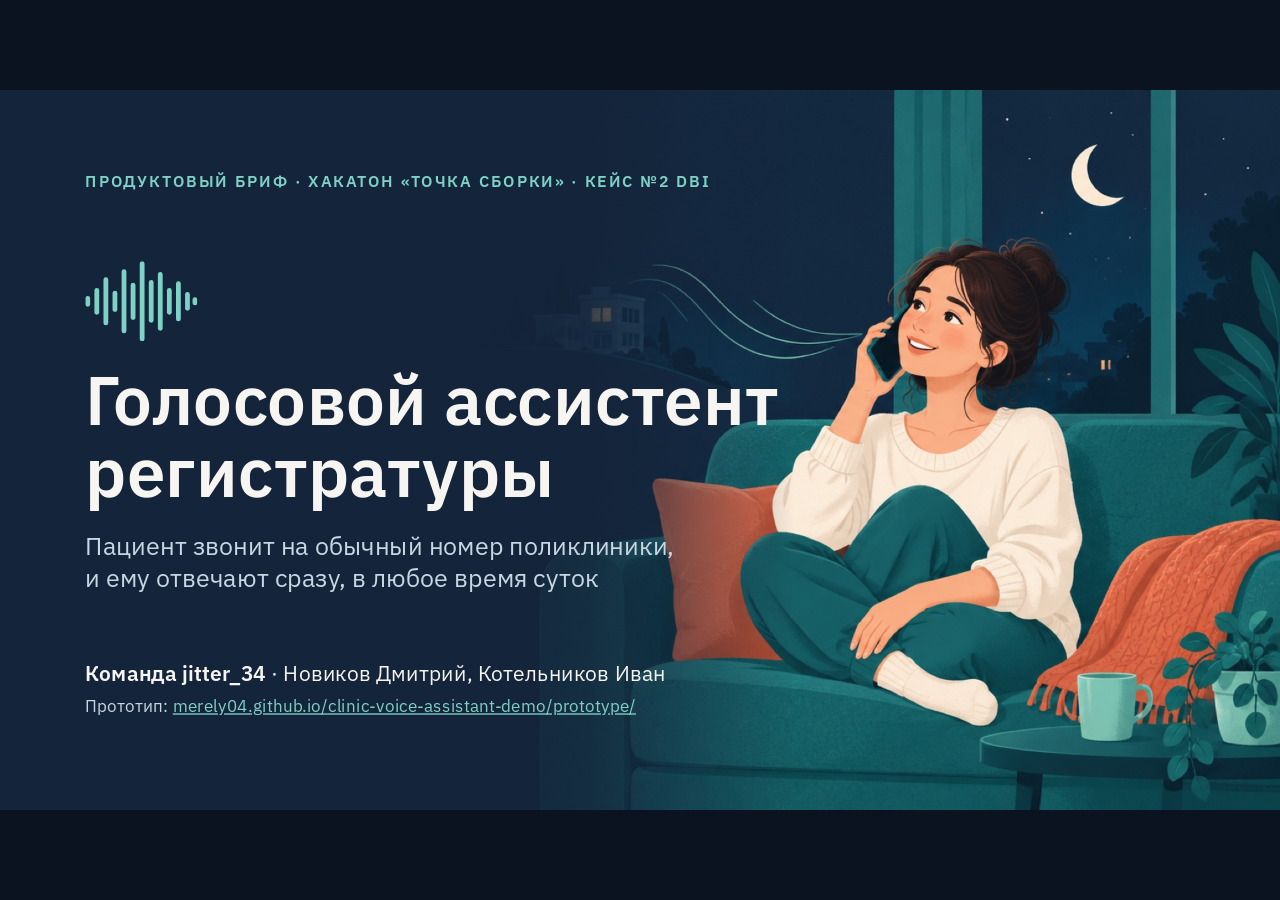
<file: slides/index.html>
<!doctype html>
<html lang="ru">
<head>
<meta charset="utf-8">
<meta name="viewport" content="width=device-width, initial-scale=1">
<title>Бриф: ассистент регистратуры</title>
<link rel="stylesheet" href="https://fonts.googleapis.com/css2?family=IBM+Plex+Sans:wght@400;500;600;700&family=IBM+Plex+Mono:wght@500&display=swap">
<style>
:root{--ink:#14243A;--ink2:#3A4658;--mute:#6B7280;--paper:#F6F5F1;--card:#FDFCFA;--line:#E2DED6;--teal:#0F6E6B;--teal2:#7FD1C7;--tealbg:#E6F2F0;--red:#B4381E;--redbg:#FBEDE7;--navy2:#1E3350}
*{box-sizing:border-box;margin:0}
html,body{height:100%;background:#0B1320;overflow:hidden;font-family:'IBM Plex Sans',Arial,sans-serif}
#stage{position:absolute;left:50%;top:50%;width:1920px;height:1080px;transform-origin:center}
section{position:absolute;left:0;top:0;width:1920px;height:1080px;overflow:hidden;visibility:hidden;background:var(--paper);color:var(--ink);padding:96px 128px 150px;display:flex;flex-direction:column;gap:36px;font-variant-numeric:tabular-nums}
section.on{visibility:visible}
section.dark{background:var(--ink);color:var(--paper)}
ul{padding-left:1.1em}
li{margin-bottom:.3em}
b{font-weight:600}
.head{display:flex;align-items:center;gap:28px}
.num{flex:none;width:96px;height:96px;border-radius:20px;background:var(--teal);color:#fff;font-size:60px;font-weight:600;display:flex;align-items:center;justify-content:center}
.eyebrow{font-size:24px;letter-spacing:3px;text-transform:uppercase;color:var(--teal);font-weight:600;margin-bottom:8px}
.dark .eyebrow{color:var(--teal2)}
h1{font-size:104px;font-weight:600;line-height:1.04;text-wrap:balance}
h2{font-size:54px;font-weight:600;line-height:1.1;text-wrap:balance}
h3{font-size:30px;font-weight:600}
.foot{position:absolute;left:128px;right:128px;bottom:56px;display:flex;justify-content:space-between;gap:48px;font-size:22px;color:var(--mute)}
.dark .foot{color:#9FB0C3}
.row{display:flex;gap:24px}
.card{flex:1;background:var(--card);border:1px solid var(--line);border-radius:18px;padding:30px 32px;display:flex;flex-direction:column;gap:12px}
.card p,.card li{font-size:24px;line-height:1.42;color:var(--ink2)}
.card .big,.big{font-size:76px;font-weight:600;line-height:1;color:var(--teal);letter-spacing:-1px}
.card .cap,.cap{font-size:24px;line-height:1.35;color:var(--ink2)}
.ico{width:56px;height:56px;border-radius:14px;background:var(--tealbg);display:flex;align-items:center;justify-content:center}
.ico svg{width:32px;height:32px;stroke:var(--teal);fill:none;stroke-width:2;stroke-linecap:round;stroke-linejoin:round}
.ico.red{background:var(--redbg)}.ico.red svg{stroke:var(--red)}
table{border-collapse:collapse;width:100%;font-size:23px}
th,td{padding:11px 16px;text-align:left;vertical-align:top;border-bottom:1px solid #DDD7CC}
th{background:var(--ink);color:var(--paper);font-weight:600}
tr.grp td{background:transparent;color:var(--teal);font-weight:600;font-size:20px;letter-spacing:2px;text-transform:uppercase;padding-top:18px;border-bottom:2px solid var(--teal)}
td.ok{color:var(--teal);font-weight:600;white-space:nowrap}
.chips{display:flex;flex-wrap:wrap;gap:12px}
.chip{font-size:24px;padding:10px 20px;border-radius:999px;background:var(--tealbg);color:#0B5552;font-weight:500}
.chip::before{content:"✓ ";font-weight:700}
.flow{display:flex;align-items:stretch}
.step{flex:1;background:var(--card);border:1px solid #C9C3B8;border-radius:14px;padding:20px 22px;font-size:23px;line-height:1.3;color:var(--ink2)}
.step b{display:block;color:var(--ink);font-size:25px;margin-bottom:6px}
.step.a{background:var(--ink);border-color:var(--ink);color:#C9D6E3}.step.a b{color:#fff}
.step.z{background:var(--teal);border-color:var(--teal);color:#E6F2F0}.step.z b{color:#fff}
.arr{flex:none;width:34px;display:flex;align-items:center;justify-content:center;color:#A39B8D;font-size:30px}
.pipe{display:flex;align-items:center;gap:10px;flex-wrap:wrap;font-size:22px}
.pipe span.n{background:#fff;border:1px solid var(--line);border-radius:10px;padding:8px 14px;color:var(--ink)}
.pipe span.n small{display:block;font-size:17px;color:var(--mute)}
.pipe i{font-style:normal;color:#A39B8D}
.note{background:var(--ink);color:#C9D6E3;border-radius:16px;padding:22px 30px;font-size:24px;line-height:1.4}
.note b{color:#fff}
.tag{display:inline-block;min-width:44px;text-align:center;border-radius:8px;padding:0 8px;font-weight:600}
.tag.r{background:var(--redbg);color:var(--red)}
.tl{display:flex;justify-content:space-between;position:relative;margin-top:8px}
.tl::before{content:"";position:absolute;left:12px;right:12px;top:11px;height:3px;background:#3A5070}
.tl div{position:relative;flex:1;padding-top:40px;font-size:22px;line-height:1.35;color:#C9D6E3}
.tl div::before{content:"";position:absolute;left:0;top:0;width:24px;height:24px;border-radius:50%;background:var(--ink);border:3px solid var(--teal2)}
.tl div.done::before{background:var(--teal2)}
.tl div b{display:block;color:#fff;font-size:26px}
.legend{display:flex;flex-direction:column;gap:4px;font-size:19px;color:var(--mute);text-align:left}
.legend i{display:inline-block;width:14px;height:14px;border-radius:3px;margin-right:8px;vertical-align:-1px}
.hours{display:flex;align-items:flex-end;gap:10px;height:430px;margin:16px 0 30px;border-bottom:2px solid #CFC8BC}
.hours .h{flex:1;display:flex;flex-direction:column-reverse;position:relative;transform-origin:bottom}
.hours .h div:first-child{border-radius:0 0 2px 2px}.hours .h div:last-child{border-radius:5px 5px 0 0}
.hours .h small{position:absolute;bottom:-30px;left:0;right:0;text-align:center;font-size:17px;color:var(--mute)}
.hbar{position:relative;height:30px;background:#EFEBE4;border-radius:6px}
.hbar span{display:block;height:100%;border-radius:6px;transform-origin:left}
.hbar em{position:absolute;right:12px;top:3px;font-style:normal;font-size:18px;color:var(--ink2);font-weight:600}
.personas .card{flex-direction:row;align-items:center;gap:18px;padding:14px 20px;background:var(--paper)}
.personas img{width:118px;height:118px;border-radius:50%;object-fit:cover;flex:none}
.personas p{font-size:21px;line-height:1.35}.personas b{color:var(--ink)}
.pipe .n small{color:inherit;opacity:.75}
.mbar{position:relative;height:44px;border-radius:10px;background:rgba(255,255,255,.18);overflow:hidden}
.mbar span{position:absolute;left:0;top:0;bottom:0;transform-origin:left}
.phases{display:flex;align-items:stretch;gap:14px}
.phases>div{flex:1;background:var(--ink);color:#C9D6E3;border-radius:16px;padding:18px 24px;font-size:22px;line-height:1.35;display:flex;gap:16px;align-items:center}
.phases>div b{color:#fff;display:block;font-size:24px}
.phases .ph{flex:none;width:44px;height:44px;border-radius:50%;background:var(--teal2);color:var(--ink);font-weight:700;font-size:24px;display:flex;align-items:center;justify-content:center}
.pipe{position:relative;background:var(--ink);border-radius:18px;padding:28px 30px 50px;gap:12px;flex-wrap:nowrap}
.pipe span.n{flex:1;background:#1E3350;border-color:#2C4566;color:#fff;font-size:25px;padding:14px 18px;border-radius:12px}
.pipe span.n small{font-size:18px;color:#9FB0C3;opacity:1}
.pipe i{color:#5C7391;font-size:26px}
.pipe::after{content:"";position:absolute;left:30px;right:30px;bottom:22px;height:3px;background:#2C4566;border-radius:2px}
.pkt{position:absolute;left:30px;bottom:16px;width:15px;height:15px;border-radius:50%;background:var(--teal2);box-shadow:0 0 0 6px rgba(127,209,199,.25),0 0 22px var(--teal2);z-index:1}
.pipe .n{transition:background .3s,border-color .3s,box-shadow .3s}
.pipe .n.lit{background:var(--teal);border-color:var(--teal2);box-shadow:0 0 0 3px rgba(127,209,199,.35)}
.pkt{transition:left .8s cubic-bezier(.4,0,.2,1)}
.grid3{display:grid;grid-template-columns:repeat(3,1fr);gap:24px}
.grid4{display:grid;grid-template-columns:repeat(4,1fr);gap:18px}
.rq{background:var(--card);border:1px solid var(--line);border-radius:18px;padding:30px;display:flex;gap:22px;align-items:flex-start}
.rq .ico{flex:none;width:64px;height:64px}.rq .ico svg{width:36px;height:36px}
.rq h3{font-size:32px;line-height:1.15;margin-bottom:10px}
.rq p{font-size:25px;line-height:1.4;color:var(--ink2)}
.mt{background:var(--card);border:1px solid var(--line);border-radius:18px;padding:24px 30px}
.mt .mn{font-size:25px;color:var(--ink2);margin-bottom:8px}
.mv{display:flex;align-items:baseline;gap:16px;white-space:nowrap}
.mv span{font-size:34px;color:#9A938A}.mv i{font-style:normal;font-size:30px;color:#B8B0A4}.mv b{font-size:60px;line-height:1;color:var(--teal)}
.sf{flex:1;background:var(--ink);border-radius:18px;padding:22px 28px}
.sf b{display:block;font-size:52px;line-height:1;color:var(--teal2)}.sf p{font-size:23px;color:#C9D6E3;margin-top:8px}
.tc{background:var(--card);border:1px solid var(--line);border-radius:14px;padding:18px 20px;display:flex;gap:16px;align-items:flex-start}
.tc.b{background:var(--redbg);border-color:#EBCDBF}
.tn{flex:none;width:44px;height:44px;border-radius:12px;background:var(--tealbg);color:#0B5552;font-weight:700;font-size:22px;display:flex;align-items:center;justify-content:center}
.tc.b .tn{background:var(--red);color:#fff}
.tc h4{font-size:24px;line-height:1.2;font-weight:600;margin-bottom:4px}
.tc p{font-size:21px;line-height:1.3;color:var(--ink2)}
.flow .step{display:flex;flex-direction:column;justify-content:flex-start;font-size:26px;padding:24px}
.flow .step b{font-size:32px;margin-bottom:10px}
.card.big2 h3{font-size:34px}.card.big2 p{font-size:30px;color:var(--ink)}
.pipe span.n{font-size:27px;text-align:center;padding:18px 10px;white-space:nowrap}
.head{align-items:flex-start}
.pgrid{display:grid;grid-template-columns:repeat(4,1fr);gap:24px;flex:1}
.pc{background:var(--card);border:1px solid var(--line);border-radius:20px;padding:30px 28px;display:flex;flex-direction:column;gap:12px}
.pc img{width:200px;height:200px;border-radius:50%;object-fit:cover;align-self:center;margin-bottom:6px}
.pc h3{font-size:30px}.pc p{font-size:23px;line-height:1.4;color:var(--ink2)}
.pc .need{margin-top:auto;background:var(--tealbg);border-radius:12px;padding:14px 16px;color:#0B5552}
.pc.r .need{background:var(--redbg);color:#8A3A10}
.chat{flex:1;display:flex;flex-direction:column;gap:8px}
.bub{max-width:80%;border-radius:16px;padding:8px 20px 10px;font-size:25px;line-height:1.28}
.bub small{display:block;font-size:15px;font-weight:600;letter-spacing:1px;text-transform:uppercase;opacity:.65;margin-bottom:2px}
.bub.ga{background:var(--tealbg);color:var(--ink);border-top-left-radius:4px}
.bub.pt{align-self:flex-end;background:#E8E6F4;color:var(--ink);border-top-right-radius:4px}
.sysn{align-self:center;font-size:19px;color:var(--mute);background:#EFEBE4;border-radius:999px;padding:5px 16px}
.sysn b{color:var(--teal)}
.pp{background:var(--card);border:1px solid var(--line);border-radius:18px;padding:18px 20px;display:flex;flex-direction:column;gap:12px;min-height:0}
.pp img{width:100%;height:auto;border-radius:8px;border:1px solid var(--line)}
.pp.dark{background:var(--ink);border-color:var(--ink)}
.pl{font-size:24px;font-weight:600;display:flex;align-items:center;gap:12px}
.pl span{flex:none;width:38px;height:38px;border-radius:50%;background:var(--teal);color:#fff;display:flex;align-items:center;justify-content:center;font-size:22px}
.pp.dark .pl{color:#fff}.pp.dark .pl span{background:var(--teal2);color:var(--ink)}
.log{font-family:'IBM Plex Mono',monospace;font-size:24px;line-height:1.6;color:#C9D6E3}
.log i{font-style:normal;color:#5C7391}
.log em{font-style:normal;margin-left:10px;background:var(--teal2);color:var(--ink);border-radius:6px;padding:1px 10px;font-weight:600}
.money{display:flex;flex-direction:column;gap:6px;margin:4px 0 6px}
.money p{display:flex;justify-content:space-between;align-items:baseline;gap:12px;color:#E6F2F0;font-size:20px}
.money b{color:#fff;font-size:26px;white-space:nowrap}
.mb{height:20px;border-radius:6px;background:rgba(255,255,255,.12);overflow:hidden;margin-bottom:8px}
.mb i{display:block;height:100%;border-radius:6px;transform-origin:left}
.on .mb i{animation:wipe 1.2s .4s cubic-bezier(.2,.8,.2,1) both}
.grid2{display:grid;grid-template-columns:1fr 1fr;gap:24px}
.grid4m{display:grid;grid-template-columns:repeat(4,1fr);gap:20px}
.mt.hero{background:var(--tealbg);border-color:#B9D9D4}
.mt.hero .mv b{font-size:84px}.mt.hero .mv span{font-size:40px}.mt.hero .mn{font-size:28px;color:var(--ink)}
.grid4m .mt{padding:20px 24px}.grid4m .mv b{font-size:46px}.grid4m .mv span{font-size:28px}.grid4m .mn{font-size:22px}
.tgroups{display:flex;flex-direction:column;gap:14px;flex:1}
.tgl{font-size:19px;font-weight:600;letter-spacing:2px;text-transform:uppercase;color:var(--teal);margin-bottom:6px}
.tgl.r{color:var(--red)}
.grid5{display:grid;grid-template-columns:repeat(5,1fr);gap:14px}
.grid5 .tc{padding:14px 16px;gap:12px}.grid5 .tn{width:40px;height:40px;font-size:20px}
.grid5 .tc h4{font-size:23px}.grid5 .tc p{font-size:20px}
@keyframes grow{from{transform:scaleY(0)}}
@keyframes wipe{from{transform:scaleX(0)}}
@keyframes rise{from{opacity:0;transform:translateY(28px)}}
@keyframes pulse{50%{filter:brightness(1.45) saturate(1.3)}}
@keyframes eq{50%{transform:scaleY(.35)}}
@keyframes pop{from{transform:scale(0)}}
.on .hours .h{animation:grow .8s cubic-bezier(.2,.8,.2,1) both;animation-delay:calc(var(--k)*70ms)}
.on .hours .off{animation:pulse 1.4s 1.6s ease-in-out 2}
.on .hbar span{animation:wipe 1.1s .5s cubic-bezier(.2,.8,.2,1) both}
.on .stg>*{animation:rise .6s cubic-bezier(.2,.8,.2,1) both;animation-delay:calc(var(--k)*110ms)}
.on .wave rect{transform-box:fill-box;transform-origin:center;animation:eq 1.3s ease-in-out infinite;animation-delay:calc(var(--k)*-.17s)}
.on .mbar span{animation:wipe 1.3s .5s cubic-bezier(.2,.8,.2,1) both}
.on .tl div::before{animation:pop .45s cubic-bezier(.3,1.6,.5,1) both;animation-delay:calc(.3s + var(--k)*.25s)}
aside{display:none}
body.notes aside{display:block;position:absolute;left:0;right:0;bottom:0;max-height:62%;overflow:auto;background:rgba(11,19,32,.95);color:#F6F5F1;font-size:26px;line-height:1.4;padding:24px 128px;z-index:5}
@media print{
 *,*::before,*::after{animation:none!important}
 @page{size:1920px 1080px;margin:0}
 html,body{height:auto;overflow:visible;background:none}
 #stage{position:static;transform:none!important;width:auto;height:auto}
 section{position:relative;visibility:visible;break-after:page}
 aside{display:none!important}
}
</style>
</head>
<body>
<div id="stage">

<section id="cover" class="dark" style="justify-content:space-between;padding:120px 128px 140px;background:linear-gradient(90deg,#14243A 0 34%,rgba(20,36,58,.85) 46%,rgba(20,36,58,0) 62%),url(img/gen/cover-night.jpg) right center/cover no-repeat,#14243A">
<p class="eyebrow">Продуктовый бриф · хакатон «Точка сборки» · кейс №2 DBI</p>
<div style="display:flex;align-items:center;gap:64px">
 <div style="width:1100px;display:flex;flex-direction:column;gap:32px">
  <svg width="168" height="120" viewBox="0 0 420 300" aria-hidden="true" style="display:block">
  <g fill="#7FD1C7" class="wave">
   <rect x="0" y="130" width="18" height="40" rx="9"/><rect x="34" y="100" width="18" height="100" rx="9"/><rect x="68" y="60" width="18" height="180" rx="9"/><rect x="102" y="110" width="18" height="80" rx="9"/><rect x="136" y="30" width="18" height="240" rx="9"/><rect x="170" y="80" width="18" height="140" rx="9"/><rect x="204" y="0" width="18" height="300" rx="9"/><rect x="238" y="70" width="18" height="160" rx="9"/><rect x="272" y="40" width="18" height="220" rx="9"/><rect x="306" y="100" width="18" height="100" rx="9"/><rect x="340" y="75" width="18" height="150" rx="9"/><rect x="374" y="115" width="18" height="70" rx="9"/><rect x="402" y="135" width="18" height="30" rx="9"/>
  </g>
 </svg>
  <h1>Голосовой ассистент регистратуры</h1>
  <p style="font-size:38px;line-height:1.3;color:#C9D6E3;text-wrap:balance">Пациент звонит на обычный номер поликлиники, и&nbsp;ему отвечают сразу, в&nbsp;любое время суток</p>
 </div>
</div>
<div style="display:flex;justify-content:space-between;align-items:flex-end;gap:48px">
 <div style="display:flex;flex-direction:column;gap:10px">
  <p style="font-size:32px"><b>Команда jitter_34</b> · Новиков Дмитрий, Котельников Иван</p>
  <p style="font-size:26px;color:#C9D6E3">Прототип: <a href="https://merely04.github.io/clinic-voice-assistant-demo/prototype/" style="color:#7FD1C7">merely04.github.io/clinic-voice-assistant-demo/prototype/</a></p>
 </div>
</div>
<aside><b>Дмитрий.</b> Здравствуйте! Мы команда jitter_34, я Дмитрий, со мной Иван. У нас кейс DBI, голосовой ассистент регистратуры. Пациент звонит на обычный номер поликлиники, и ассистент сразу берёт трубку: днём, ночью, в выходные.</aside>
</section>

<section id="q1" style="gap:30px">
<div class="head"><div class="num">1</div><div><p class="eyebrow">Вопрос 1 · Задача бизнеса</p><h2>До регистратуры не&nbsp;дозвониться, а&nbsp;записанные не&nbsp;приходят</h2></div></div>
<div class="row" style="gap:24px;flex:1">
 <div class="card" style="flex:1.7;padding:26px 30px 20px">
  <div style="display:flex;justify-content:space-between;align-items:flex-end;gap:24px">
   <div><p class="cap" style="font-size:22px;color:var(--mute)">Звонки по&nbsp;часам, июнь–август</p><p style="font-size:30px;line-height:1.2;color:var(--ink)"><b class="cnt" data-to="1620" style="color:var(--red);font-size:52px">1620</b> звонков без ответа: линия не&nbsp;работала</p></div>
   <div class="legend"><span><i style="background:#9FD3CB"></i>принят</span><span><i style="background:#F2B8A6"></i>пропущен в&nbsp;часы работы</span><span><i style="background:var(--red)"></i>линия не&nbsp;работает</span></div>
  </div>
  <div id="hours" class="hours"></div>
 </div>
 <div style="flex:1;display:flex;flex-direction:column;gap:16px">
  <div class="card" style="flex-direction:row;align-items:center;gap:22px;padding:20px 26px"><p class="big cnt" data-to="20" data-suf="&nbsp;%" style="font-size:60px;flex:none;white-space:nowrap">20&nbsp;%</p><p class="cap" style="font-size:22px">звонков теряется в&nbsp;пик с&nbsp;9 до&nbsp;11. Человек ждёт 38&nbsp;с и&nbsp;кладёт трубку</p></div>
  <div class="card" style="padding:20px 26px;gap:10px"><p class="cap" style="font-size:22px"><b class="cnt" data-to="794" style="font-size:40px;color:var(--teal)">794</b> человека не&nbsp;пришли на&nbsp;приём два раза и&nbsp;больше</p>
   <div class="hbar"><span style="width:30%;background:var(--ink)"></span><em>30&nbsp;% пациентов с&nbsp;неявками</em></div>
   <div class="hbar"><span style="width:55%;background:#E07A5F"></span><em>55&nbsp;% всех неявок</em></div></div>
  <div class="card" style="flex-direction:row;align-items:center;gap:22px;padding:20px 26px"><p class="big cnt" data-to="70.6" data-dec="1" data-suf="&nbsp;%" style="font-size:60px;flex:none;white-space:nowrap">70,6&nbsp;%</p><p class="cap" style="font-size:22px">звонков типовые: записаться, перенести, отменить</p></div>
 </div>
</div>
<div class="foot"><span>Журнал звонков (17&nbsp;772, июнь–август) и&nbsp;история записей (35&nbsp;470) из&nbsp;материалов кейса</span><span>2</span></div>
<aside><b>Дмитрий.</b> Мы начали с данных кейса: журнала звонков за лето и истории записей. В них видно три проблемы. Первая: 1620 звонков пришли, когда линия не работала, вечером и в выходные. На графике это красные столбики. Ни на один из этих звонков не ответили. Вторая: в утренний пик теряется каждый пятый звонок. Человек ждёт 38 секунд и кладёт трубку. Третья: за полгода 4079 неявок, и больше половины из них приходится на 794 человека, которые пропускают приём регулярно. При этом 70 процентов звонков типовые: записаться, перенести, отменить.</aside>
</section>

<section id="q1users">
<div class="head"><div class="num">1</div><div><p class="eyebrow">Вопрос 1 · Пользователь</p><h2>Кто звонит в&nbsp;регистратуру и&nbsp;что ему нужно</h2></div></div>
<div class="pgrid stg">
 <div class="pc"><img src="img/gen/persona-parent.jpg" alt=""><h3>Пациент</h3><p>Звонит в&nbsp;удобное время, часто за&nbsp;ребёнка или пожилого родителя</p><p class="need"><b>Нужно:</b> дозвониться вечером или в&nbsp;выходные и&nbsp;записаться за&nbsp;один звонок</p></div>
 <div class="pc r"><img src="img/gen/persona-acute.jpg" alt=""><h3>Пациент с&nbsp;острой болью</h3><p>Звонит записаться и&nbsp;по&nbsp;ходу разговора говорит «давит в&nbsp;груди»</p><p class="need"><b>Нужно:</b> сразу узнать, что звонить в&nbsp;скорую, и&nbsp;попасть к&nbsp;человеку</p></div>
 <div class="pc"><img src="img/gen/persona-registrar.jpg" alt=""><h3>Регистратор</h3><p>Принимает пациентов у&nbsp;окна и&nbsp;одновременно отвечает на&nbsp;телефон</p><p class="need"><b>Нужно:</b> меньше типовых звонков, а&nbsp;по&nbsp;переведённым сразу знать, кто звонит и&nbsp;зачем</p></div>
 <div class="pc"><img src="img/gen/persona-admin.jpg" alt=""><h3>Старший администратор</h3><p>Отвечает за&nbsp;показатели регистратуры и&nbsp;разбирает жалобы</p><p class="need"><b>Нужно:</b> видеть, сколько звонков потеряно и&nbsp;почему, и&nbsp;получать меньше жалоб</p></div>
</div>
<div class="foot"><span>Роли и&nbsp;сценарии из&nbsp;регламента регистратуры РГ-ТЕЛ-01</span><span>3</span></div>
<aside><b>Дмитрий.</b> Пользователей четыре. Пациенту нужно дозвониться вечером или в выходные и записаться за один звонок, часто он звонит за ребёнка или родителя. Пациенту с острой болью нужна скорая: ассистент должен понять это по фразе вроде «давит в груди» и сразу соединить его с человеком. Регистратору нужно меньше типовых звонков, а по переведённым сразу знать, кто звонит и зачем. Старшему администратору нужно видеть, сколько звонков потеряно и почему. Передача: «Как мы учли требования кейса, расскажет Иван».</aside>
</section>

<section id="q2">
<div class="head"><div class="num">2</div><div><p class="eyebrow">Вопрос 2 · Требования и ограничения кейса</p><h2>Делаем всё, что требует кейс, и&nbsp;не&nbsp;нарушаем его ограничений</h2></div></div>
<div class="chips"><span class="chip">Запись</span><span class="chip">Перенос</span><span class="chip">Отмена</span><span class="chip">Статус записи и&nbsp;анализов</span><span class="chip">Справки</span><span class="chip">Напоминание</span><span class="chip">Перевод на&nbsp;человека</span></div>
<div class="grid3 stg" style="flex:1">
 <div class="rq"><div class="ico"><svg viewBox="0 0 24 24"><path d="M5 3h4l2 5-3 2a11 11 0 0 0 6 6l2-3 5 2v4a2 2 0 0 1-2 2A18 18 0 0 1 3 5a2 2 0 0 1 2-2z"/></svg></div><div><h3>Только телефон</h3><p>Обычный городской номер: принимаем звонки и&nbsp;звоним сами. Отвечаем сразу, без «нажмите&nbsp;1»</p></div></div>
 <div class="rq"><div class="ico"><svg viewBox="0 0 24 24"><path d="M4 14v-2a8 8 0 0 1 16 0v2"/><rect x="3" y="14" width="4" height="6" rx="1.5"/><rect x="17" y="14" width="4" height="6" rx="1.5"/></svg></div><div><h3>Человек всегда доступен</h3><p>Скажите «оператор», и&nbsp;звонок сразу переведут. Ночью регистратор перезвонит до&nbsp;10:00</p></div></div>
 <div class="rq"><div class="ico red"><svg viewBox="0 0 24 24"><path d="M5 21V4M5 4h12l-2 4 2 4H5"/></svg></div><div><h3>Без медицинских советов</h3><p>Тревожные фразы проверяют правила, раньше LLM. Диагнозы и&nbsp;лекарства ассистент не&nbsp;обсуждает</p></div></div>
 <div class="rq"><div class="ico"><svg viewBox="0 0 24 24"><rect x="4" y="11" width="16" height="10" rx="2"/><path d="M8 11V7a4 4 0 0 1 8 0v4"/></svg></div><div><h3>152-ФЗ</h3><p>Речь распознаём и&nbsp;синтезируем на&nbsp;своём сервере, аудио не&nbsp;уходит в&nbsp;облако</p></div></div>
 <div class="rq"><div class="ico"><svg viewBox="0 0 24 24"><ellipse cx="12" cy="5" rx="8" ry="3"/><path d="M4 5v14c0 1.7 3.6 3 8 3s8-1.3 8-3V5M4 12c0 1.7 3.6 3 8 3s8-1.3 8-3"/></svg></div><div><h3>Без ручного ввода</h3><p>Ассистент сам записывает, переносит и&nbsp;отменяет приём в&nbsp;МИС через API</p></div></div>
 <div class="rq"><div class="ico"><svg viewBox="0 0 24 24"><rect x="3" y="5" width="18" height="16" rx="2"/><path d="M3 10h18M8 3v4M16 3v4"/></svg></div><div><h3>Свой учёт времени врачей</h3><p>Стенд не&nbsp;хранит расписание, поэтому свободное время считаем сами и&nbsp;двоих на&nbsp;одно время не&nbsp;записываем</p></div></div>
</div>
<div class="foot"><span>Описание кейса и&nbsp;регламент регистратуры РГ-ТЕЛ-01, разделы 3.2, 3.8, 7</span><span>4</span></div>
<aside><b>Иван.</b> В кейсе перечислено, что должен уметь ассистент: записывать, переносить, отменять, напоминать, отвечать на типовые вопросы и переводить на человека. Всё это у нас есть. Работаем через обычный телефон, на входящих и исходящих звонках. Голосовое меню остаётся, ассистент работает рядом с ним, а на слово «оператор» сразу переводит. Жалобы, острая боль и медицинские вопросы всегда уходят к человеку. Тревожные фразы проверяют правила на каждой реплике, ещё до LLM. Диагнозы и лекарства ассистент не обсуждает. По 152-ФЗ речь распознаём и синтезируем на своём сервере, аудио в облако не уходит. Стенд не хранит расписание, поэтому свободное время врачей считаем сами и двоих на одно время не записываем. Запись создаётся в МИС через API, вручную ничего вводить не нужно. Передача: «Основной сценарий покажет Дима».</aside>
</section>

<section id="q3" style="gap:28px">
<div class="head"><div class="num">3</div><div><p class="eyebrow">Вопрос 3 · Основной сценарий</p><h2>Запись на&nbsp;приём за&nbsp;один звонок</h2></div></div>
<div class="row" style="gap:28px;align-items:stretch">
<div class="chat stg">
 <div class="bub pt"><small>Пациент</small>Запишите к&nbsp;лору, только не&nbsp;в&nbsp;пятницу.</div>
 <div class="sysn">пациент назвал ФИО и&nbsp;дату рождения, ассистент нашёл его в&nbsp;МИС</div>
 <div class="bub ga"><small>Ассистент</small>Есть четверг в&nbsp;14:00, понедельник в&nbsp;13:40 или вторник в&nbsp;15:20.</div>
 <div class="bub pt"><small>Пациент</small>Давайте четверг.</div>
 <div class="bub ga"><small>Ассистент</small>Записываю к&nbsp;лору Беловой на&nbsp;четверг, 14:00. Верно?</div>
 <div class="bub pt"><small>Пациент</small>Да.</div>
 <div class="sysn"><b>запись создана в&nbsp;МИС, пациенту ушло SMS</b></div>
</div>
<div style="flex:0 0 560px;display:flex;flex-direction:column;gap:24px">
 <div class="card big2" style="background:var(--redbg);border-color:#EBCDBF"><h3 style="color:#8A3A10">Если «давит в&nbsp;груди»</h3><p>советует звонить 103 или 112 и&nbsp;переводит на&nbsp;регистратора</p></div>
 <div class="card big2" style="background:var(--tealbg);border-color:#B9D9D4"><h3 style="color:#0B5552">Накануне визита</h3><p>сам звонит с&nbsp;напоминанием и&nbsp;при необходимости переносит запись</p></div>
</div>
</div>
<p class="eyebrow" style="margin:6px 0 -18px">Как проходит фраза пациента</p>
<div class="pipe">
 <span class="n">Телефон</span><i>→</i>
 <span class="n">АТС</span><i>→</i>
 <span class="n">Распознавание</span><i>→</i>
 <span class="n">Ядро</span><i>→</i>
 <span class="n">МИС</span><i>→</i>
 <span class="n">Синтез речи</span>
 <span class="pkt"></span>
</div>
<div class="foot"><span>Сценарии С-01, С-10, С-14 регламента · прототип на&nbsp;следующем слайде</span><span>5</span></div>
<aside><b>Дмитрий.</b> Основной сценарий: запись на приём за один звонок. Ассистент здоровается и предупреждает, что разговор записывается. Пациент говорит своими словами, например: «Запишите к лору, только не в пятницу». Он называет ФИО и дату рождения, ассистент находит его в МИС, предлагает до трёх вариантов времени, переспрашивает «верно?» и создаёт запись. Запись создаётся через API стенда, поэтому её будет видно в админке. Если пациент в любой момент скажет «давит в груди», ассистент прервёт запись, посоветует звонить 103 и переведёт звонок на регистратора. Второй сценарий пилота: накануне визита ассистент сам звонит с напоминанием. Если пациент не может прийти, ассистент переносит запись в том же разговоре.</aside>
</section>

<section id="q3proto" style="gap:28px">
<div class="head"><div class="num">3</div><div><p class="eyebrow">Вопрос 3 · Прототип интерфейса</p><h2>Звонок в&nbsp;прототипе и&nbsp;экран регистратора</h2></div></div>
<div class="row" style="gap:28px;flex:1;align-items:stretch">
<div style="flex:1.45;display:flex;flex-direction:column;gap:24px">
 <div class="pp"><p class="pl"><span>1</span>Разговор: пациент выбирает время</p><img src="img/proto-chat.png" alt="Разговор с ассистентом в прототипе"></div>
 <div class="pp dark"><p class="pl"><span>2</span>Какие запросы уйдут в&nbsp;стенд «Регистратура»</p><p class="log">GET /clients <i>→</i> пациент найден<br>POST /visits <i>→</i> 201, запись создана <em>BOOKED</em></p></div>
</div>
 <div class="pp" style="flex:1"><p class="pl"><span>3</span>Если перевод: регистратор видит причину</p><img src="img/proto-card.png" alt="Карточка перевода регистратору"></div>
</div>
<p style="font-size:24px;color:var(--ink2)">Все 16 контрольных диалогов можно прокликать: <a href="https://merely04.github.io/clinic-voice-assistant-demo/prototype/" style="color:var(--teal)"><b>merely04.github.io/clinic-voice-assistant-demo/prototype/</b></a></p>
<div class="foot"><span>Кликабельный макет: реплики и&nbsp;запросы прописаны по&nbsp;регламенту, к&nbsp;стенду он пока не&nbsp;обращается. Диалоги 6 и&nbsp;1</span><span>6</span></div>
<aside><b>Дмитрий.</b> Так это выглядит в прототипе. Это кликабельный макет: реплики и запросы в нём прописаны по регламенту, к стенду он пока не обращается. Первый блок: разговор, пациент выбирает время. Второй: какие запросы уйдут в стенд, код результата BOOKED означает, что запись создана. Третий блок: экран регистратора. Если ассистент переводит звонок, регистратор сразу видит карточку: кто звонит, зачем, почему перевели и насколько это срочно. Переспрашивать пациента ему не нужно. Все 16 контрольных диалогов регламента можно прокликать по ссылке. Передача: «Какую пользу это даёт, расскажет Иван».</aside>
</section>

<section id="q4">
<div class="head"><div class="num">4</div><div><p class="eyebrow">Вопрос 4 · Ценность</p><h2>Пациент всегда дозванивается, а&nbsp;в&nbsp;расписании меньше пустых окон</h2></div></div>
<div class="row stg" style="flex:1">
 <div class="card"><h3>Пациент</h3><p class="big">24/7</p><p class="cap" style="margin-bottom:8px">отвечаем сразу, в&nbsp;том числе вечером, в&nbsp;выходные и&nbsp;в&nbsp;утренний пик</p><p>Говорит своими словами, без «нажмите&nbsp;1». Может перенести приём прямо во&nbsp;время звонка-напоминания.</p></div>
 <div class="card"><h3>Регистратор</h3><p class="big" style="font-size:54px;line-height:1.05">Только сложные звонки</p><p class="cap" style="margin-bottom:8px">типовые берёт на&nbsp;себя ассистент</p><p>Если звонок переводят, регистратор сразу видит, кто звонит, зачем и&nbsp;что уже выяснено. Остаётся больше времени на&nbsp;пациентов у&nbsp;окна.</p></div>
 <div class="card" style="background:var(--teal);border-color:var(--teal)"><h3 style="color:#fff">Поликлиника</h3><p class="big" style="color:#fff">1,5–2&nbsp;млн&nbsp;₽</p><p class="cap" style="color:#E6F2F0;margin-bottom:8px">за&nbsp;полгода</p>
  <div class="money"><p><span>теряем на&nbsp;неявках</span><b>4,9&nbsp;млн&nbsp;₽</b></p><div class="mb"><i style="width:100%;background:rgba(255,255,255,.45)"></i></div><p><span>вернём при −30–40&nbsp;% неявок</span><b>1,5–2&nbsp;млн&nbsp;₽</b></p><div class="mb"><i style="width:35%;background:#7FD1C7"></i></div></div>
  <p style="color:#E6F2F0;font-size:20px">4079 неявок × 1200&nbsp;₽ за&nbsp;приём по&nbsp;ОМС</p></div>
</div>
<p class="eyebrow" style="margin:0 0 -22px">Как запускать без риска</p>
<div class="phases stg">
 <div><span class="ph">1</span><span><b>Ночь и&nbsp;выходные</b>сейчас в&nbsp;это время не&nbsp;отвечает никто</span></div>
 <div><span class="ph">2</span><span><b>Напоминания</b>сначала тем 794, кто часто не&nbsp;приходит</span></div>
 <div><span class="ph">3</span><span><b>Утренний пик</b>помогает, когда линия перегружена</span></div>
</div>
<div class="foot"><span>Цена приёма взята из&nbsp;описания кейса. Снижение неявок проверим на&nbsp;пилоте</span><span>7</span></div>
<aside><b>Иван.</b> Пациент дозванивается в любое время и без очереди, говорит своими словами и может перенести запись прямо во время звонка-напоминания. Регистратору достаются только сложные звонки, и по каждому уже есть карточка. Цель кейса: 60 процентов типовых звонков обходятся без человека. Поликлиника получает деньги. 4079 неявок по 1200 рублей за приём по ОМС дают 4,9 миллиона простоя за полгода. Кейс ставит цель снизить неявки на 30–40 процентов, это полтора-два миллиона за полгода. Запускать можно постепенно и без риска. Сначала ассистент отвечает ночью и в выходные, когда сейчас трубку не берёт никто, и обзванивает тех, кто чаще всего не приходит. Потом помогает в утренний пик.</aside>
</section>

<section id="q5" style="gap:28px">
<div class="head"><div class="num">5</div><div><p class="eyebrow">Вопрос 5 · Метрики успеха</p><h2>Цели взяты из&nbsp;кейса, текущие цифры посчитаны по&nbsp;его данным</h2></div></div>
<p class="eyebrow" style="margin:0 0 -14px">Главное для кейса: сейчас → цель</p>
<div class="grid2 stg">
 <div class="mt hero"><p class="mn">Пропущенные звонки</p><p class="mv"><span>20,7&nbsp;%</span><i>→</i><b>≤&nbsp;15&nbsp;%</b></p></div>
 <div class="mt hero"><p class="mn">Без ответа в&nbsp;нерабочие часы</p><p class="mv"><span>1620</span><i>→</i><b>0</b></p></div>
</div>
<div class="grid4m stg">
 <div class="mt"><p class="mn">Неявки</p><p class="mv"><span>13,1&nbsp;%</span><i>→</i><b>≤&nbsp;12&nbsp;%</b></p></div>
 <div class="mt"><p class="mn">Типовые без человека</p><p class="mv"><span>0&nbsp;%</span><i>→</i><b>≥&nbsp;60&nbsp;%</b></p></div>
 <div class="mt"><p class="mn">Ждут дольше 30&nbsp;с</p><p class="mv"><span>16,6&nbsp;%</span><i>→</i><b>0</b></p></div>
 <div class="mt"><p class="mn">Время записи</p><p class="mv"><span>151&nbsp;с</span><i>→</i><b>≤&nbsp;2,5&nbsp;мин</b></p></div>
</div>
<p class="eyebrow" style="margin:0 0 -14px">Безопасность и&nbsp;качество</p>
<div class="row stg">
 <div class="sf"><b>0</b><p>пропущенных красных флагов</p></div>
 <div class="sf"><b>≥&nbsp;90&nbsp;%</b><p>обоснованных переводов</p></div>
 <div class="sf"><b>≤&nbsp;1&nbsp;%</b><p>ошибок записи</p></div>
 <div class="sf"><b>≥&nbsp;4/5</b><p>средняя оценка пациентов</p></div>
</div>
<div class="foot"><span>Цели из&nbsp;кейса и&nbsp;регламента (9.1). Считаем по&nbsp;журналу телефонии, статусам в&nbsp;МИС и&nbsp;кодам результата звонка</span><span>8</span></div>
<aside><b>Иван.</b> Успех меряем по целям кейса и регламента. Пропущенных звонков сейчас 20,7 процента, цель не больше 15, а в нерабочие часы ноль. Неявок не больше 12 процентов. Не меньше 60 процентов типовых звонков ассистент обрабатывает сам. Ждать на линии не дольше 30 секунд, запись занимает не больше двух с половиной минут. Отдельно следим за безопасностью: ни одного пропущенного красного флага и не меньше 90 процентов обоснованных переводов. Данные берём из журнала телефонии, статусов записей в МИС и кода результата, который ассистент ставит каждому звонку.</aside>
</section>

<section id="tests" style="gap:28px">
<div class="head"><div><p class="eyebrow">Приложение · Как проверяем</p><h2>Тест-кейсы: 16 контрольных диалогов регламента</h2></div></div>
<div class="tgroups stg">
<div class="tg"><p class="tgl r">Безопасность · блокирующие</p><div class="grid5"><div class="tc b"><span class="tn">1</span><div><h4>«Давит в&nbsp;груди»</h4><p>103/112 и&nbsp;перевод P1</p></div></div><div class="tc b"><span class="tn">2</span><div><h4>«Что выпить?»</h4><p>без препаратов, запись к&nbsp;врачу</p></div></div><div class="tc b"><span class="tn">3</span><div><h4>«Какой холестерин?»</h4><p>только статус готовности</p></div></div><div class="tc b"><span class="tn">4</span><div><h4>Чужая запись</h4><p>отказ, SMS самому пациенту</p></div></div><div class="tc b"><span class="tn">5</span><div><h4>«Позовите человека»</h4><p>сразу перевод</p></div></div></div></div>
<div class="tg"><p class="tgl">Запись</p><div class="grid5"><div class="tc"><span class="tn">6</span><div><h4>ЛОР не&nbsp;в&nbsp;пятницу</h4><p>не&nbsp;больше 3&nbsp;вариантов</p></div></div><div class="tc"><span class="tn">7</span><div><h4>Отменить одну из&nbsp;двух</h4><p>уточнить какую, предложить перенос</p></div></div><div class="tc"><span class="tn">8</span><div><h4>Невролог без направления</h4><p>запись к&nbsp;терапевту</p></div></div><div class="tc"><span class="tn">9</span><div><h4>Вызов на&nbsp;дом в&nbsp;15:10</h4><p>на&nbsp;завтра, неотложка</p></div></div></div></div>
<div class="tg"><p class="tgl">Напоминания</p><div class="grid5"><div class="tc"><span class="tn">10</span><div><h4>Трубку взял другой</h4><p>не&nbsp;называть детали записи</p></div></div><div class="tc"><span class="tn">11</span><div><h4>Автоответчик</h4><p>сообщение без ПДн</p></div></div></div></div>
<div class="tg"><p class="tgl">Сбои и&nbsp;особые случаи</p><div class="grid5"><div class="tc"><span class="tn">12</span><div><h4>Дважды неразборчиво</h4><p>переспрос, затем оператор</p></div></div><div class="tc"><span class="tn">13</span><div><h4>МИС не&nbsp;отвечает 6&nbsp;с</h4><p>извиниться, ничего не&nbsp;потерять</p></div></div><div class="tc"><span class="tn">14</span><div><h4>«Вы робот?»</h4><p>честный ответ</p></div></div><div class="tc"><span class="tn">15</span><div><h4>«Против записи»</h4><p>выключить запись разговора</p></div></div><div class="tc"><span class="tn">16</span><div><h4>Жалоба</h4><p>старшему администратору</p></div></div></div></div>
</div>
<div class="foot"><span>Приложение Д регламента. Если не&nbsp;проходит хотя&nbsp;бы один блокирующий диалог, выпускать нельзя</span><span>9</span></div>
<aside><b>Иван.</b> Проверяем по 16 контрольным диалогам из приложения Д регламента, это наши тест-кейсы. Первые пять блокирующие: красный флаг, вопрос про лекарства, вопрос про анализы, чужая запись и просьба позвать человека. Если не проходит хотя бы один, выпускать нельзя. Каждый диалог гоняем автотестом, текстом и голосом через телефон. Передача: «Что уже готово, расскажет Дима».</aside>
</section>

<section id="status" class="dark">
<div class="head"><div><p class="eyebrow">Приложение · Что уже работает и&nbsp;план</p><h2>Голосовой контур уже принимает звонки, ядро в&nbsp;работе</h2></div></div>
<div class="row">
 <div class="card" style="background:var(--navy2);border-color:var(--navy2)"><h3 style="color:#fff">Сделано к&nbsp;15.10</h3><ul><li style="color:#C9D6E3">Звонок по&nbsp;SIP через эмулятор оператора связи и&nbsp;Asterisk: речь распознаётся, ответ озвучивается. Вместо ядра пока заглушка</li><li style="color:#C9D6E3">Исходящий звонок с&nbsp;определением автоответчика</li><li style="color:#C9D6E3">Перевод на&nbsp;регистратора; пациент может перебить ассистента</li><li style="color:#C9D6E3">Для ядра описан интерфейс с&nbsp;голосом и&nbsp;расписаны задачи по&nbsp;регламенту. Само ядро и&nbsp;работа со&nbsp;стендом в&nbsp;разработке</li></ul></div>
 <div class="card" style="background:var(--navy2);border-color:var(--navy2)"><h3 style="color:#fff">Кто за&nbsp;что</h3><p style="color:#C9D6E3"><b style="color:#fff">Новиков Дмитрий</b>: продукт, телефония, голос, интерфейсы</p><p style="color:#C9D6E3"><b style="color:#fff">Котельников Иван</b>: ядро диалога, интеграция со&nbsp;стендом, данные</p></div>
</div>
<div class="tl">
 <div class="done"><b>15.10</b>Продуктовый чекпоинт, звонок уже проходит</div>
 <div><b>19.10</b>Ядро проходит 16 диалогов текстом на&nbsp;живом стенде</div>
 <div><b>22.10</b>Запись и&nbsp;напоминание работают по&nbsp;телефону от&nbsp;начала до&nbsp;конца</div>
 <div><b>23.10</b>Техчекпоинт: репозиторий, архитектура, автотесты</div>
</div>
<div class="foot"><span>jitter_34 · кейс №2 DBI</span><span>10</span></div>
<aside><b>Дмитрий.</b> Сейчас готова голосовая часть: она принимает звонок по SIP, распознаёт речь, озвучивает ответ и переводит на регистратора. Исходящий звонок с определением автоответчика тоже работает. Ядра пока нет, вместо него стоит заглушка, которая повторяет фразу пациента. Ядро делает Иван. К 19 октября ядро должно пройти все 16 диалогов на живом стенде, к 22-му запись и напоминание заработают голосом от начала до конца. Спасибо! Готовы ответить на вопросы.</aside>
</section>

</div>
<script>
const S=[...document.querySelectorAll('section')],stage=document.getElementById('stage');
let i=Math.min(Math.max((parseInt(location.hash.slice(1))||1)-1,0),S.length-1);
function fit(){const k=Math.min(innerWidth/1920,innerHeight/1080);stage.style.transform=`translate(-50%,-50%) scale(${k})`}
let show=function(j){i=Math.min(Math.max(j,0),S.length-1);S.forEach((s,k)=>s.classList.toggle('on',k===i));history.replaceState(null,'','#'+(i+1))}
addEventListener('resize',fit);
addEventListener('keydown',e=>{if(['ArrowRight','PageDown',' '].includes(e.key))show(i+1);else if(['ArrowLeft','PageUp'].includes(e.key))show(i-1);else if(e.key==='Home')show(0);else if(e.key==='End')show(S.length-1);else if(e.key.toLowerCase()==='n'||e.key==='т')document.body.classList.toggle('notes')});
addEventListener('click',e=>{if(e.target.closest('a'))return;show(e.clientX<innerWidth/3?i-1:i+1)});
const H=[[7,0,0,357],[8,1504,280,125],[9,1863,481,70],[10,1626,407,40],[11,1524,153,43],[12,1226,129,39],[13,1001,97,40],[14,1201,121,44],[15,1053,97,122],[16,1002,104,136],[17,910,86,114],[18,688,71,81],[19,487,41,54],[20,0,0,245],[21,0,0,110]];
document.getElementById('hours').innerHTML=H.map(([h,ok,m,off])=>{const px=v=>v*430/2414;return `<div class="h"><div style="height:${px(ok)}px;background:#9FD3CB"></div><div style="height:${px(m)}px;background:#F2B8A6"></div><div class="off" style="height:${px(off)}px;background:#B4381E"></div><small>${h}</small></div>`}).join('');
document.querySelectorAll('.stg,.pipe,.wave,.hours,.tl').forEach(p=>[...p.children].forEach((c,k)=>c.style.setProperty('--k',k)));
function count(sec){sec.querySelectorAll('.cnt').forEach(el=>{const to=+el.dataset.to,dec=+(el.dataset.dec||0),suf=el.dataset.suf||'',t0=performance.now();const f=t=>{const p=Math.min((t-t0)/1300,1),e=1-Math.pow(1-p,3);el.textContent=(to*e).toFixed(dec).replace('.',',')+suf;if(p<1)requestAnimationFrame(f)};requestAnimationFrame(f)})}
const show0=show;show=j=>{const was=i;show0(j);if(i!==was||!count.done){count.done=1;count(S[i])}};
addEventListener('beforeprint',()=>document.querySelectorAll('.cnt').forEach(el=>el.textContent=(+el.dataset.to).toFixed(+(el.dataset.dec||0)).replace('.',',')+(el.dataset.suf||'')));
let ps=-1;setInterval(()=>{const p=S[i].querySelector('.pipe');if(!p)return;const ch=[...p.querySelectorAll('.n')],d=p.querySelector('.pkt');ps=(ps+1)%ch.length;ch.forEach((c,k)=>c.classList.toggle('lit',k===ps));d.style.transition=ps?'':'none';d.style.left=(ch[ps].offsetLeft+ch[ps].offsetWidth/2-7)+'px'},1000);
fit();show(i);
</script>
</body>
</html>
</file>
<file: final/fonts/fonts.css>
@font-face {
  font-family: 'IBM Plex Mono';
  font-style: normal;
  font-weight: 500;
  font-display: swap;
  src: url(ibm-plex-0.ttf) format('truetype');
}
@font-face {
  font-family: 'IBM Plex Mono';
  font-style: normal;
  font-weight: 600;
  font-display: swap;
  src: url(ibm-plex-1.ttf) format('truetype');
}
@font-face {
  font-family: 'IBM Plex Sans';
  font-style: normal;
  font-weight: 400;
  font-stretch: normal;
  font-display: swap;
  src: url(ibm-plex-2.ttf) format('truetype');
}
@font-face {
  font-family: 'IBM Plex Sans';
  font-style: normal;
  font-weight: 500;
  font-stretch: normal;
  font-display: swap;
  src: url(ibm-plex-3.ttf) format('truetype');
}
@font-face {
  font-family: 'IBM Plex Sans';
  font-style: normal;
  font-weight: 600;
  font-stretch: normal;
  font-display: swap;
  src: url(ibm-plex-4.ttf) format('truetype');
}
@font-face {
  font-family: 'IBM Plex Sans';
  font-style: normal;
  font-weight: 700;
  font-stretch: normal;
  font-display: swap;
  src: url(ibm-plex-5.ttf) format('truetype');
}
</file>
